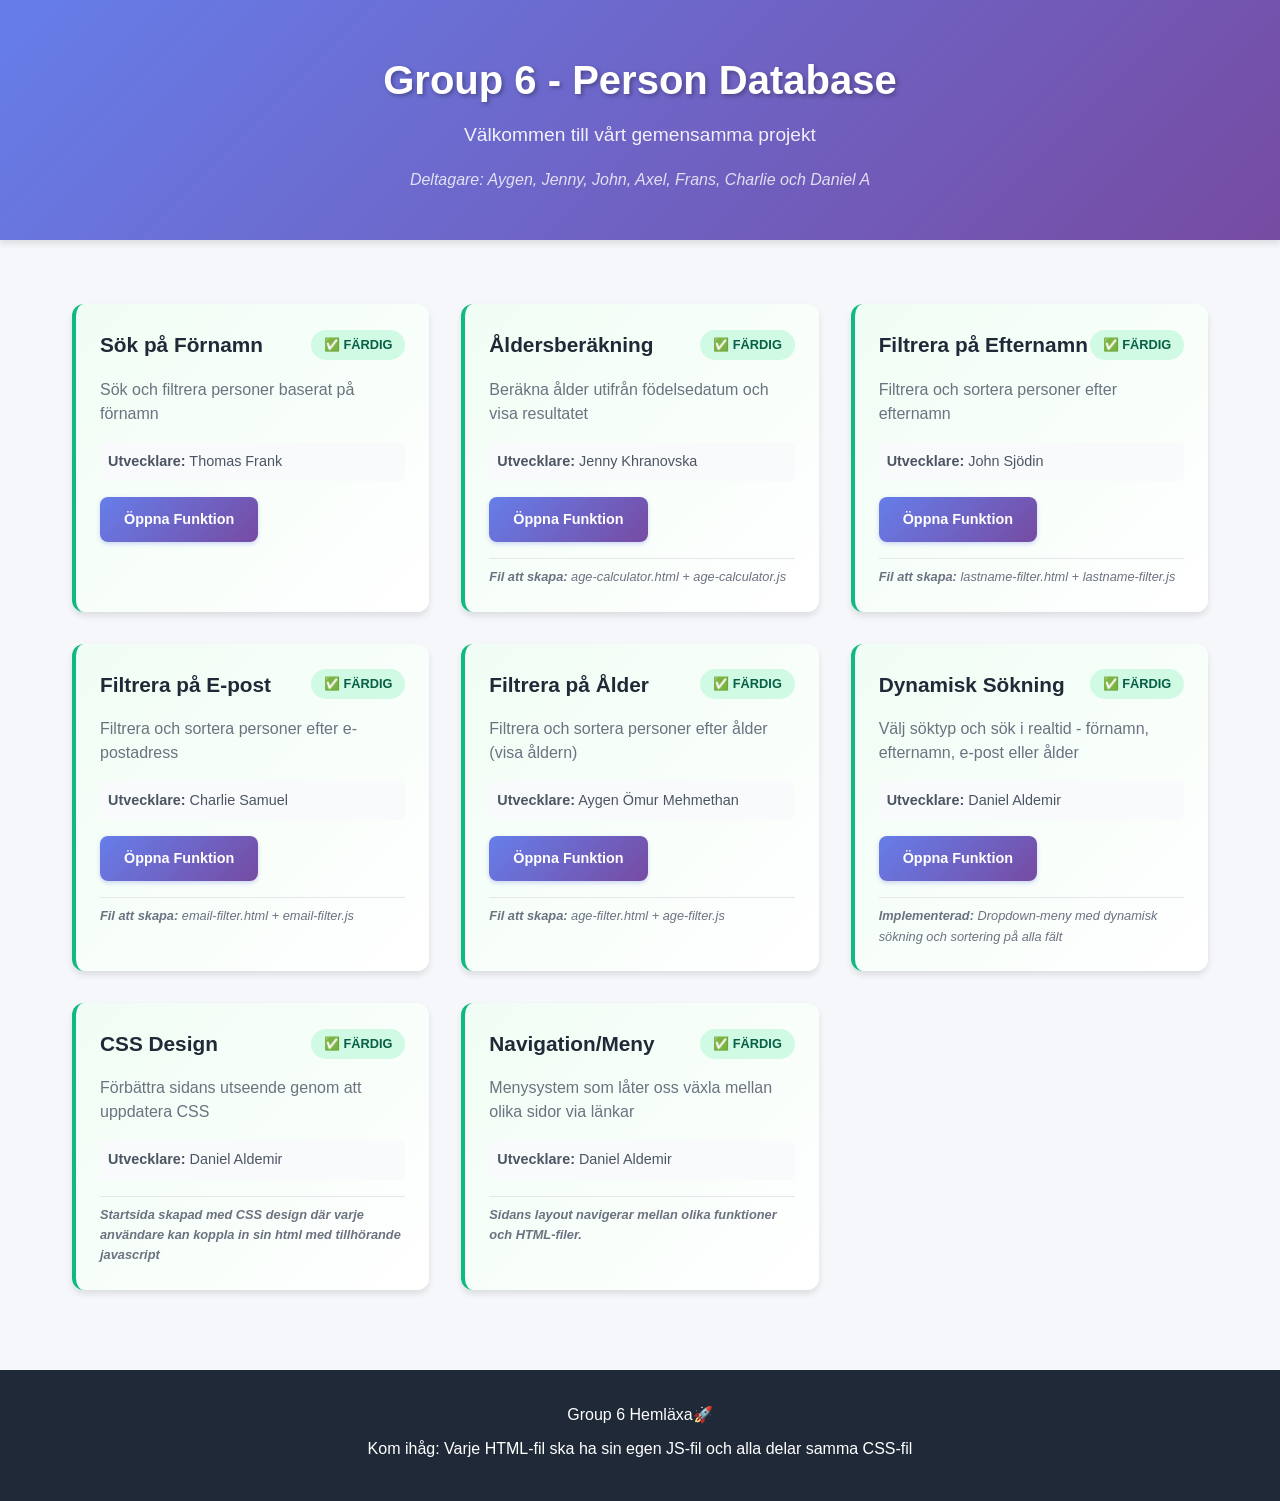
<file: index.html>
<!DOCTYPE html>
<html lang="en">

<head>
  <meta charset="UTF-8">
  <meta name="viewport" content="width=device-width, initial-scale=1.0">
  <title>Group 6 - Person Database Hub</title>
  <link rel="stylesheet" href="style.css">
</head>

<body>
  <header class="main-header">
    <h1>Group 6 - Person Database</h1>
    <p class="subtitle">Välkommen till vårt gemensamma projekt</p>
    <p class="team-info">Deltagare: Aygen, Jenny, John, Axel, Frans, Charlie och Daniel A</p>
  </header>

  <main class="hub-container">
    <div class="functions-grid">

      <!-- Funktion 1: Sök på förnamn (FÄRDIG) -->
      <div class="function-card completed">
        <div class="function-header">
          <h3>Sök på Förnamn</h3>
          <span class="status-badge completed">✅ FÄRDIG</span>
        </div>
        <p class="function-description">Sök och filtrera personer baserat på förnamn</p>
        <div class="developer-info">
          <strong>Utvecklare:</strong> Thomas Frank
        </div>
        <div class="function-actions">
          <a href="firstname-filter.html" class="btn primary">Öppna Funktion</a>
        </div>
      </div>

      <!-- Funktion 2: Åldersberäkning -->
      <div class="function-card completed">
        <div class="function-header">
          <h3>Åldersberäkning</h3>
          <span class="status-badge completed">✅ FÄRDIG</span>
        </div>
        <p class="function-description">Beräkna ålder utifrån födelsedatum och visa resultatet</p>
        <div class="developer-info">
          <strong>Utvecklare:</strong> Jenny Khranovska
        </div>
        <div class="function-actions">
          <a href="age-calculator.html" class="btn primary">Öppna Funktion</a>
        </div>
        <div class="tech-notes">
          <strong>Fil att skapa:</strong> age-calculator.html + age-calculator.js
        </div>
      </div>

      <!-- Funktion 3: Filtrera på efternamn -->
      <div class="function-card completed">
        <div class="function-header">
          <h3>Filtrera på Efternamn</h3>
          <span class="status-badge completed">✅ FÄRDIG</span>
        </div>
        <p class="function-description">Filtrera och sortera personer efter efternamn</p>
        <div class="developer-info">
          <strong>Utvecklare:</strong> John Sjödin
        </div>
        <div class="function-actions">
          <a href="lastname-filter.html" class="btn primary">Öppna Funktion</a>
        </div>
        <div class="tech-notes">
          <strong>Fil att skapa:</strong> lastname-filter.html + lastname-filter.js
        </div>
      </div>

      <!-- Funktion 4: Filtrera på e-post -->
      <div class="function-card completed">
        <div class="function-header">
          <h3>Filtrera på E-post</h3>
          <span class="status-badge completed">✅ FÄRDIG</span>
        </div>
        <p class="function-description">Filtrera och sortera personer efter e-postadress</p>
        <div class="developer-info">
          <strong>Utvecklare:</strong> Charlie Samuel
        </div>
        <div class="function-actions">
          <a href="email-filter.html" class="btn primary">Öppna Funktion</a>
        </div>
        <div class="tech-notes">
          <strong>Fil att skapa:</strong> email-filter.html + email-filter.js
        </div>
      </div>

      <!-- Funktion 5: Filtrera på ålder -->
      <div class="function-card completed">
        <div class="function-header">
          <h3>Filtrera på Ålder</h3>
          <span class="status-badge completed">✅ FÄRDIG</span>
        </div>
        <p class="function-description">Filtrera och sortera personer efter ålder (visa åldern)</p>
        <div class="developer-info">
          <strong>Utvecklare:</strong> Aygen Ömur Mehmethan
        </div>
        <div class="function-actions">
         <a href="age-filter.html" class="btn primary">Öppna Funktion</a>
        </div>
        <div class="tech-notes">
          <strong>Fil att skapa:</strong> age-filter.html + age-filter.js
        </div>
      </div>

      <!-- Funktion 6: Dynamisk sökning -->
      <div class="function-card completed">
        <div class="function-header">
          <h3>Dynamisk Sökning</h3>
          <span class="status-badge completed">✅ FÄRDIG</span>
        </div>
        <p class="function-description">Välj söktyp och sök i realtid - förnamn, efternamn, e-post eller ålder</p>
        <div class="developer-info">
          <strong>Utvecklare:</strong> Daniel Aldemir
        </div>
        <div class="function-actions">
          <a href="dynamic-sort.html" class="btn primary">Öppna Funktion</a>
        </div>
        <div class="tech-notes">
          <strong>Implementerad:</strong> Dropdown-meny med dynamisk sökning och sortering på alla fält
        </div>
      </div>

      <!-- Funktion 7: CSS-förbättringar -->
      <div class="function-card completed">
        <div class="function-header">
          <h3>CSS Design</h3>
          <span class="status-badge completed">✅ FÄRDIG</span>
        </div>

        <p class="function-description">Förbättra sidans utseende genom att uppdatera CSS</p>
        <div class="developer-info">
          <strong>Utvecklare:</strong> Daniel Aldemir
        </div>
        <div class="tech-notes">
          <strong>Startsida skapad med CSS design där varje användare kan koppla in sin html med tillhörande
            javascript</strong>
        </div>
      </div>

      <!-- Funktion 8: Menysystem -->
      <div class="function-card completed">
        <div class="function-header">
          <h3>Navigation/Meny</h3>
          <span class="status-badge completed">✅ FÄRDIG</span>
        </div>
        <p class="function-description">Menysystem som låter oss växla mellan olika sidor via länkar</p>
        <div class="developer-info">
          <strong>Utvecklare:</strong> Daniel Aldemir
        </div>
        <div class="tech-notes">
          <strong>Sidans layout navigerar mellan olika funktioner och HTML-filer.</strong>
        </div>
      </div>

    </div>
  </main>

  <footer class="main-footer">
    <p>Group 6 Hemläxa🚀</p>
    <p>Kom ihåg: Varje HTML-fil ska ha sin egen JS-fil och alla delar samma CSS-fil</p>
  </footer>

</body>

</html>
</file>
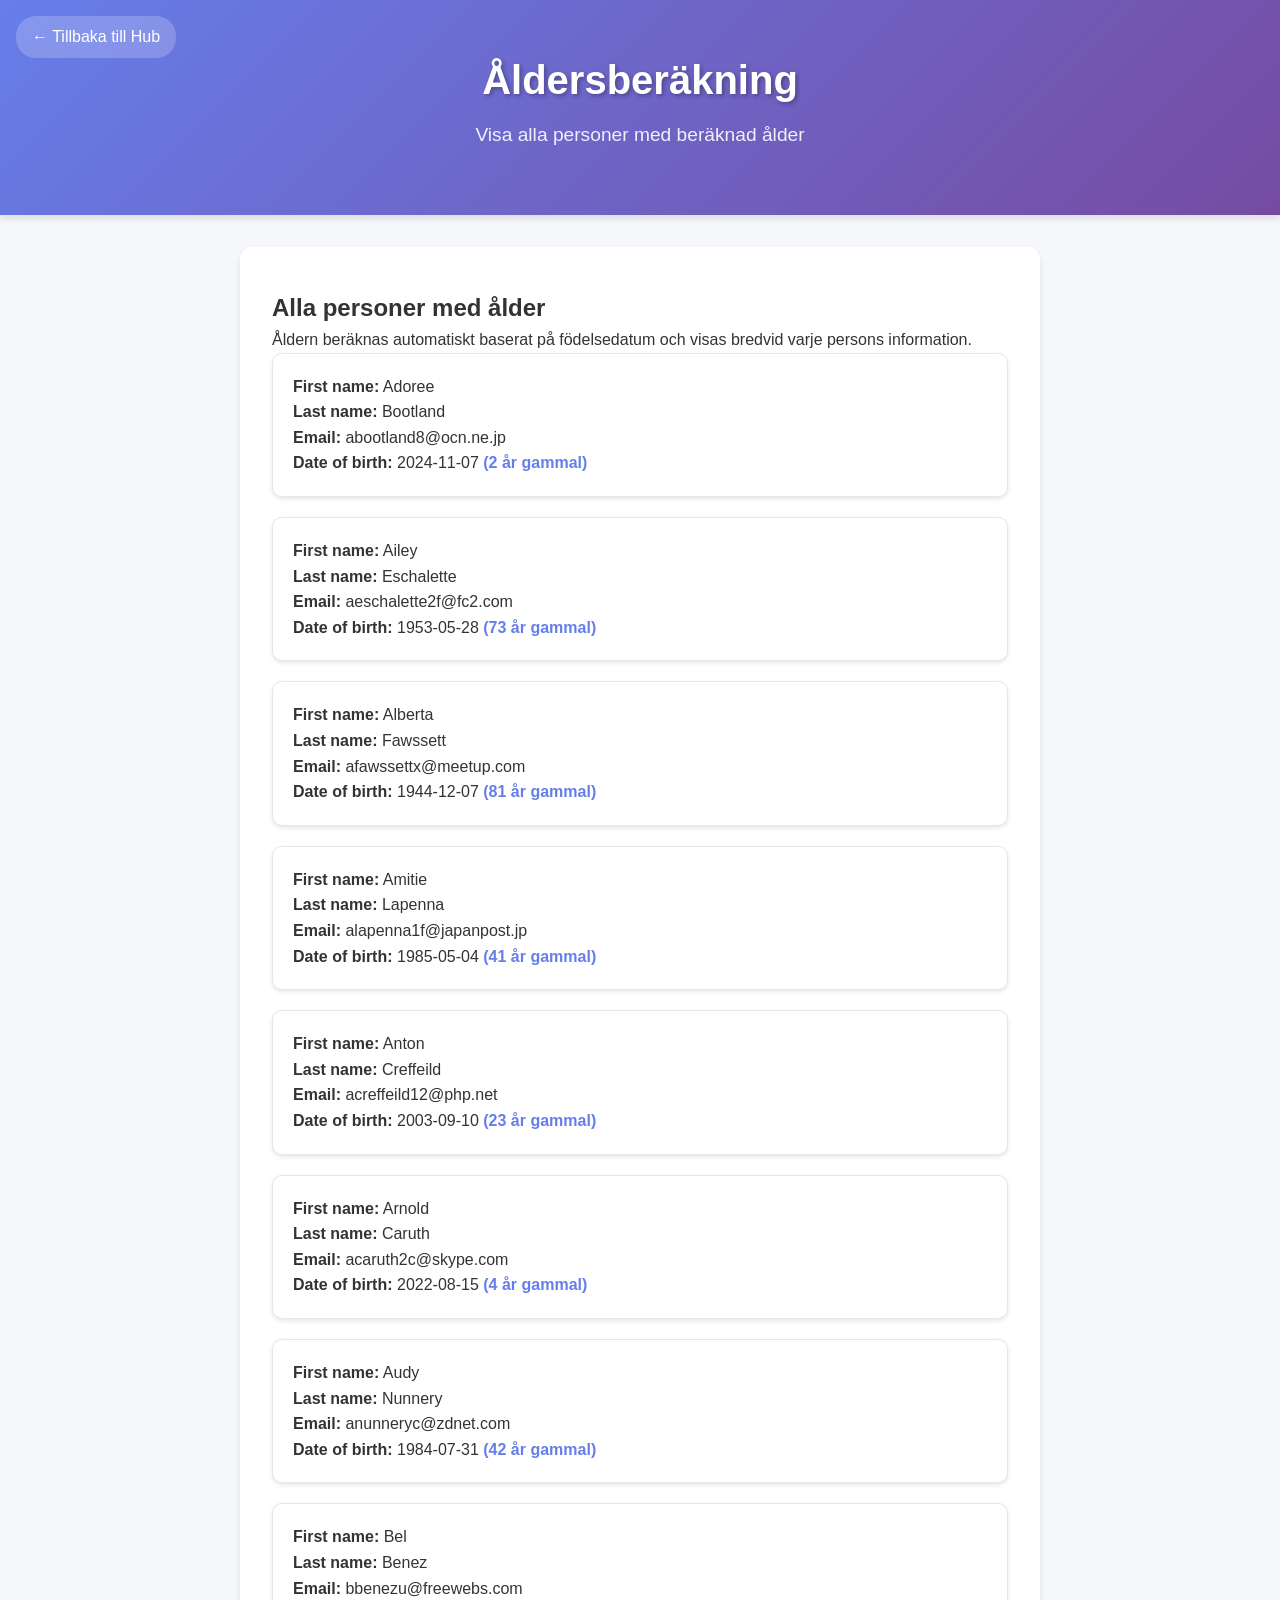
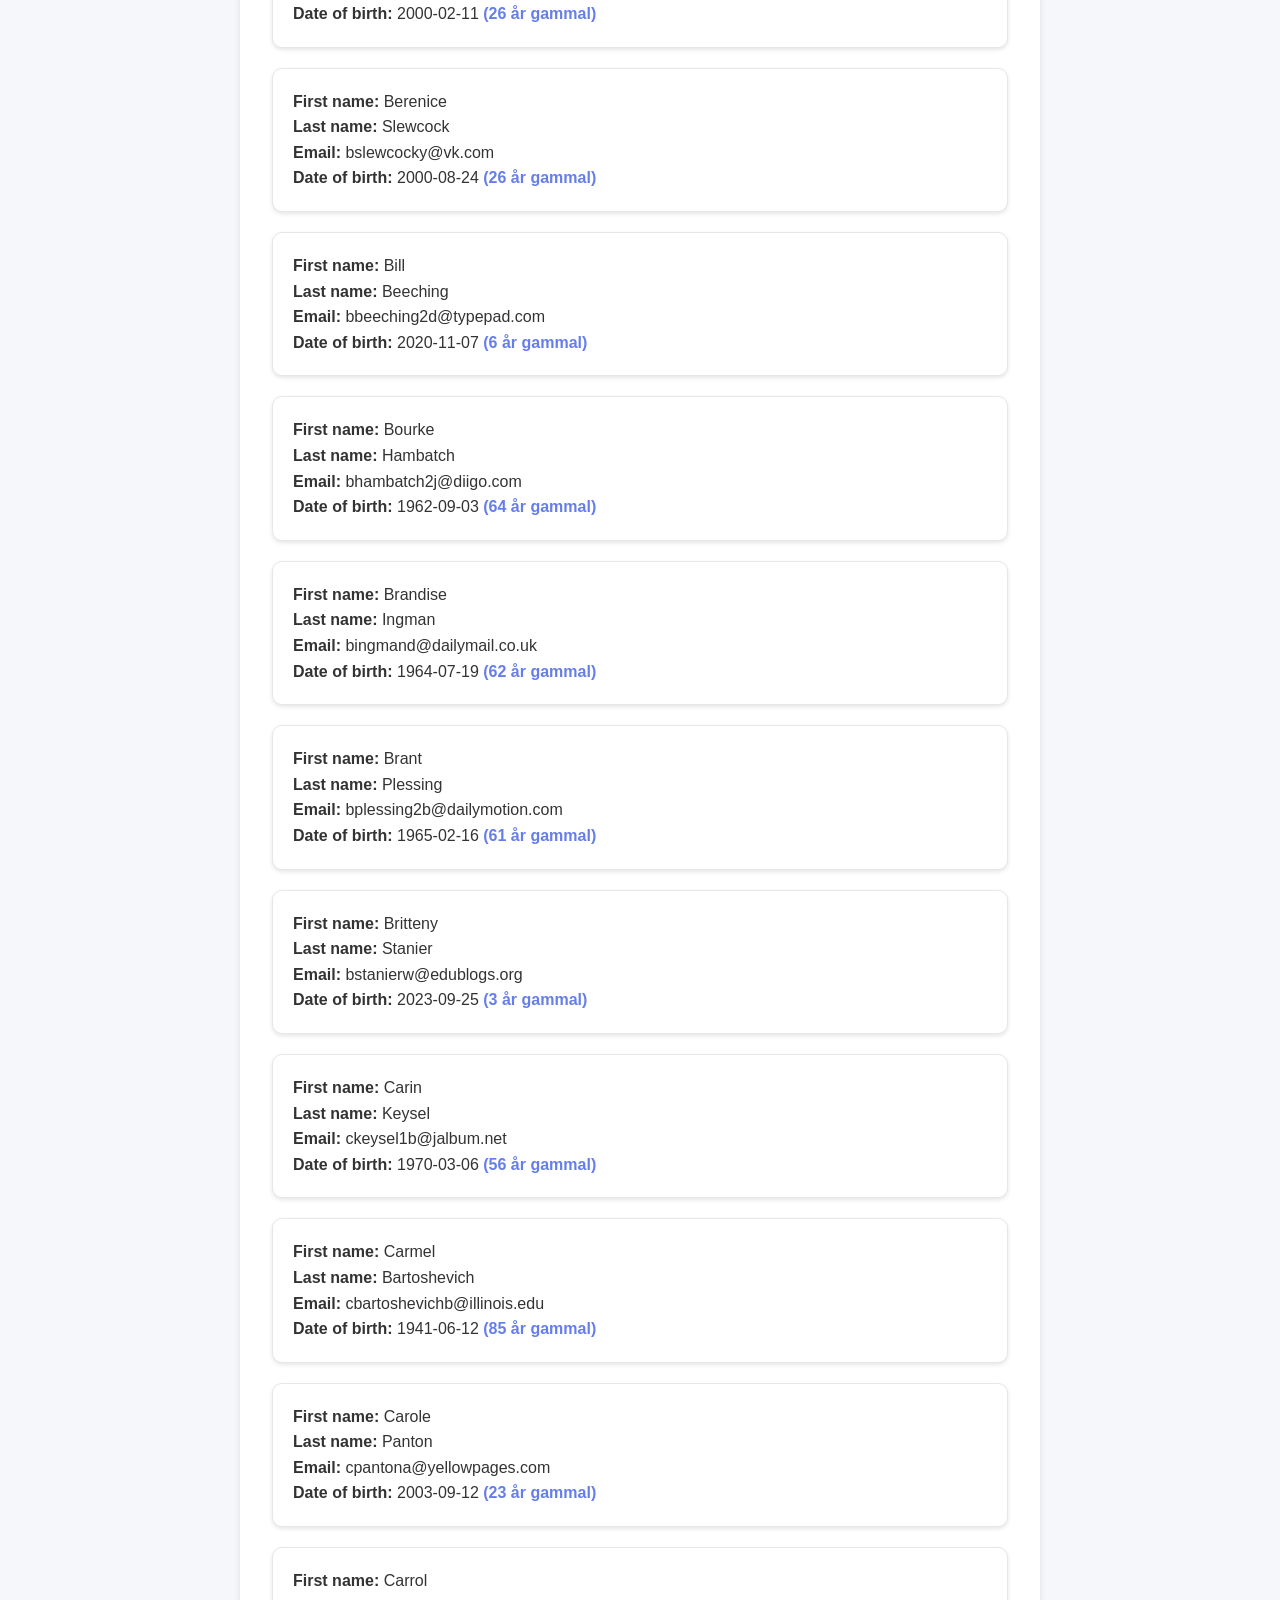
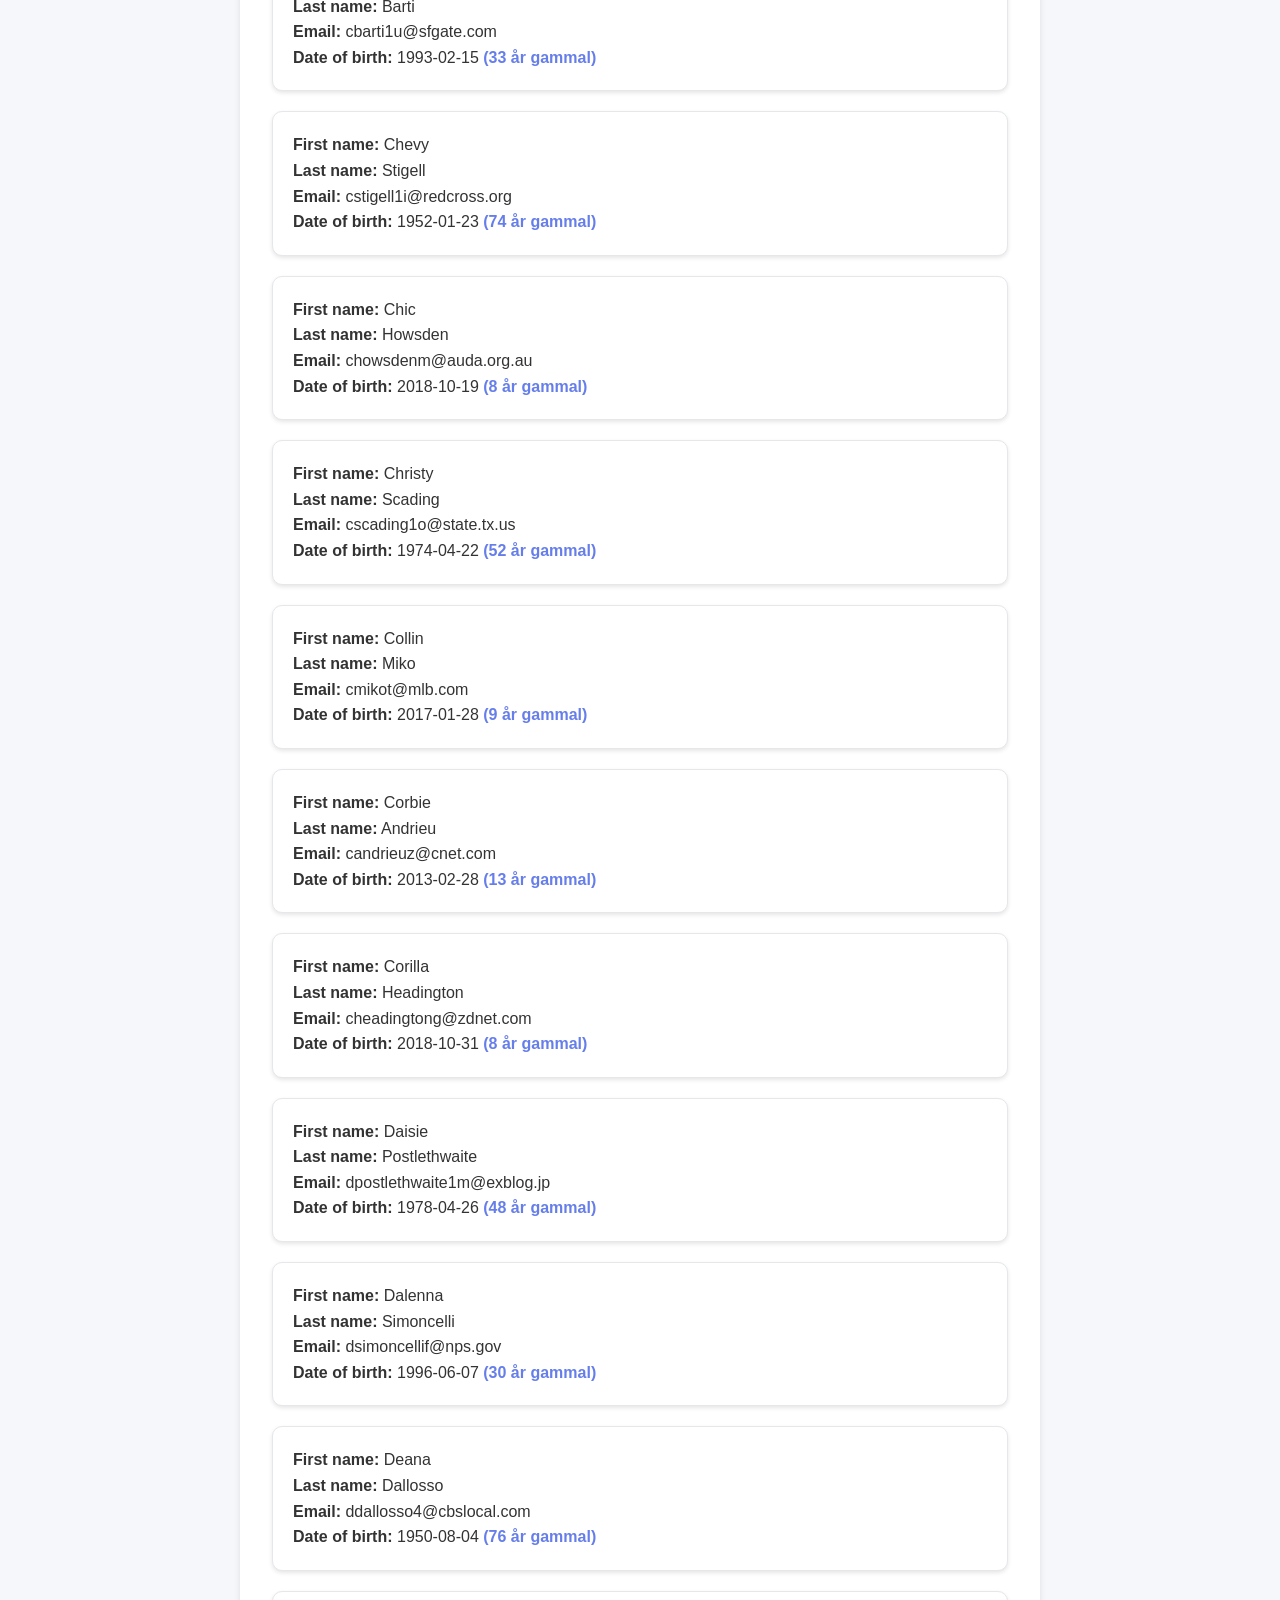
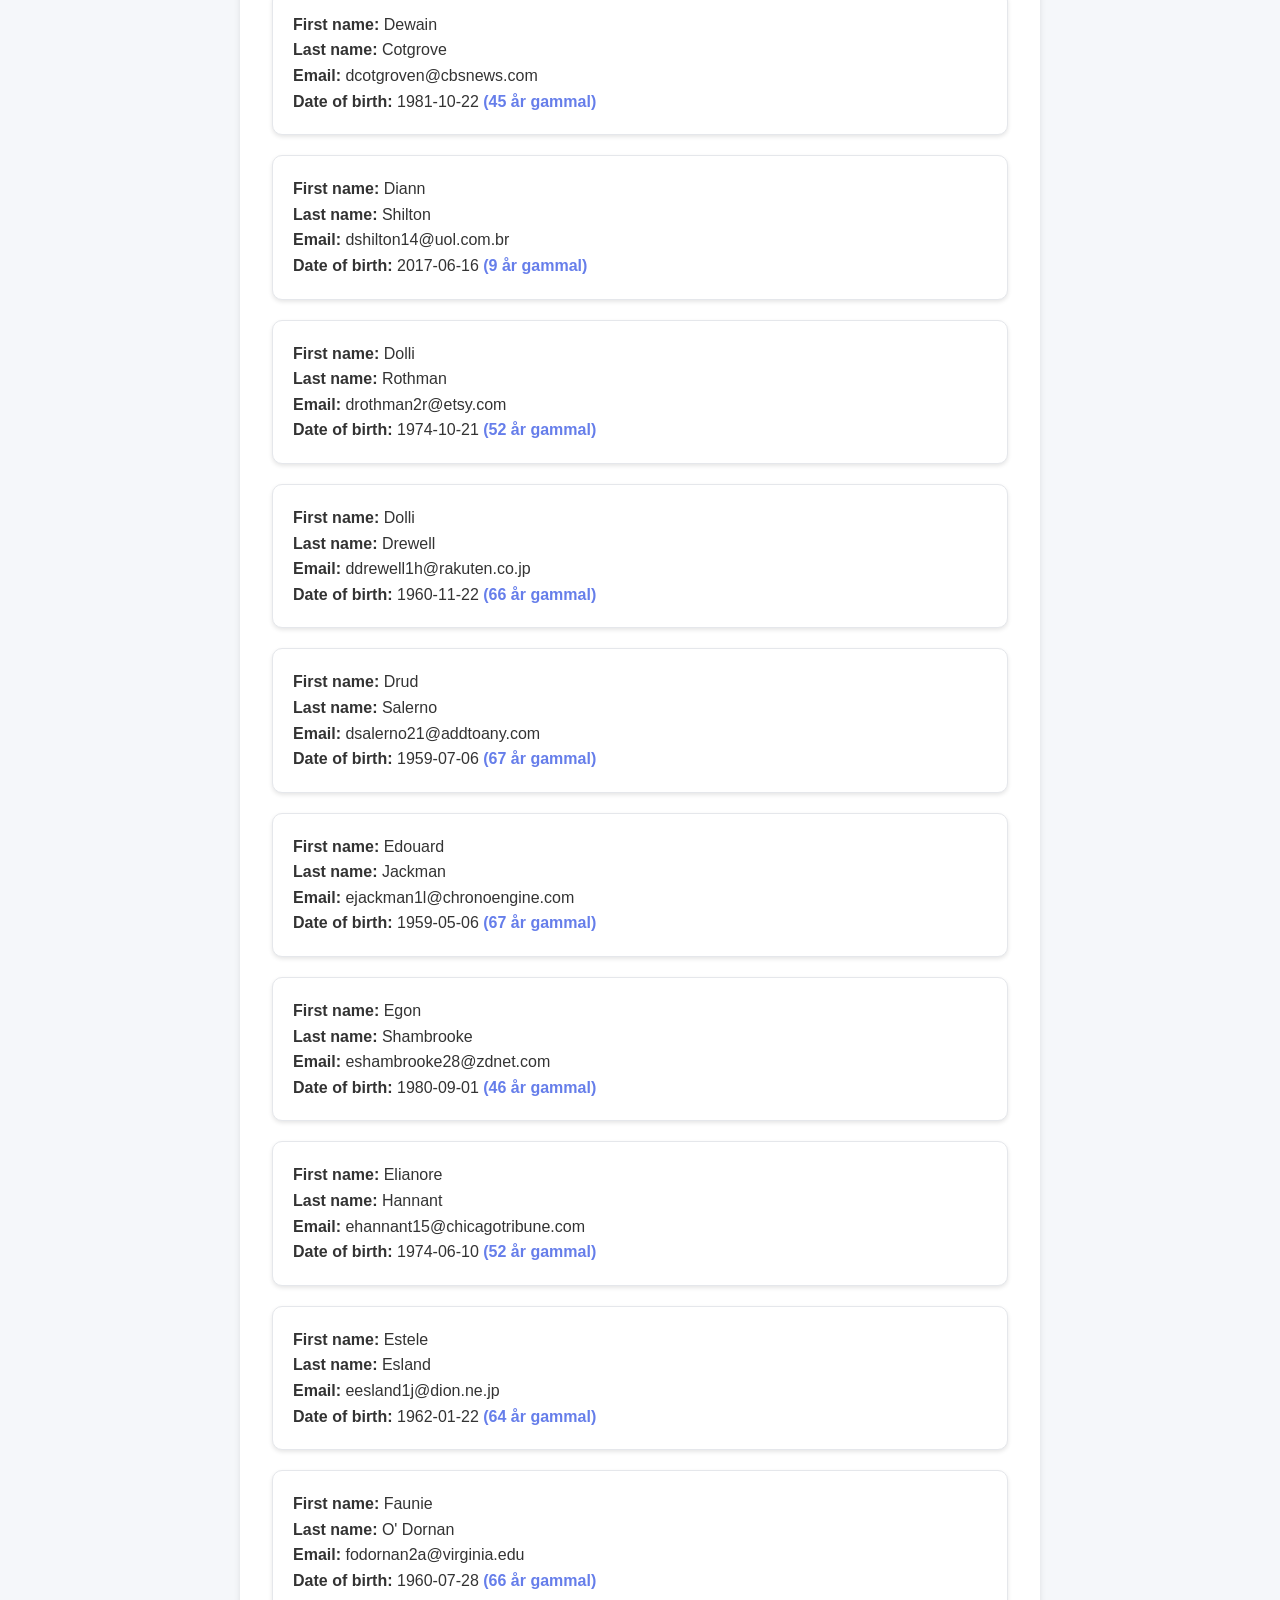
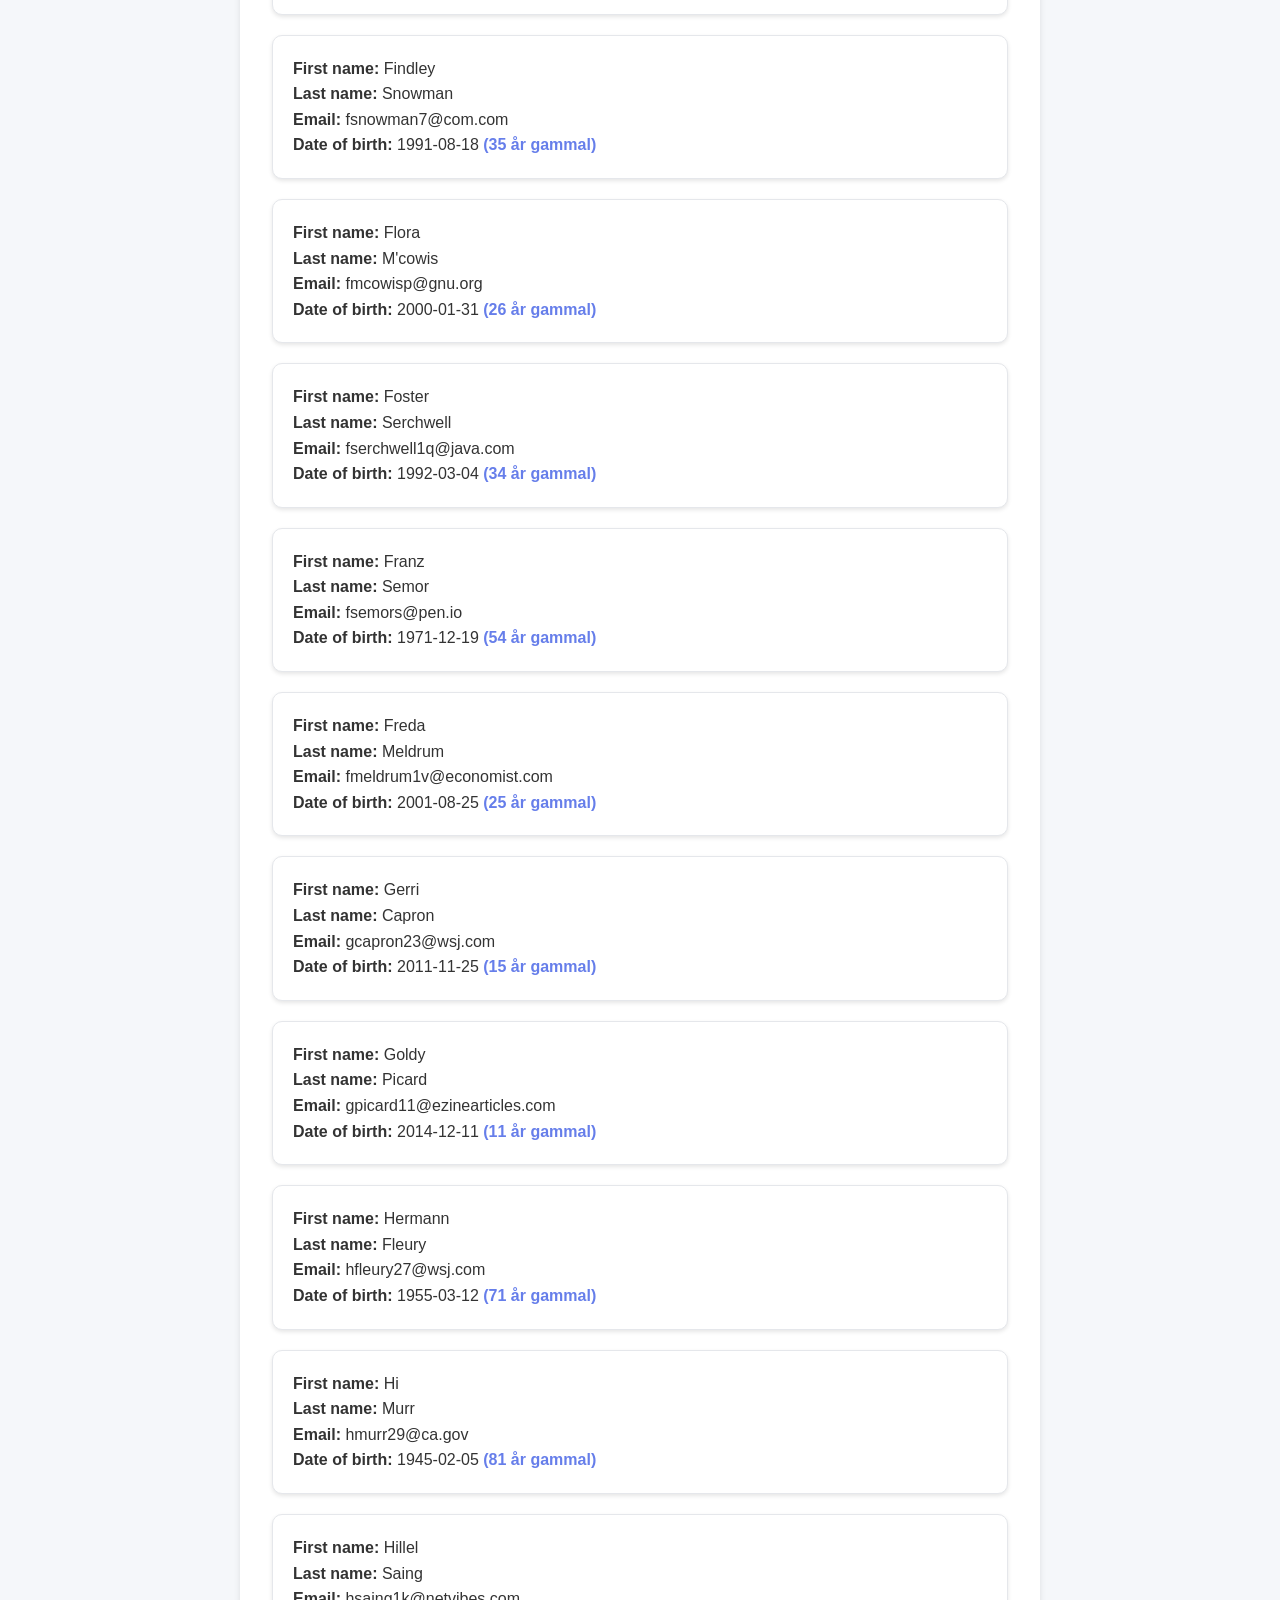
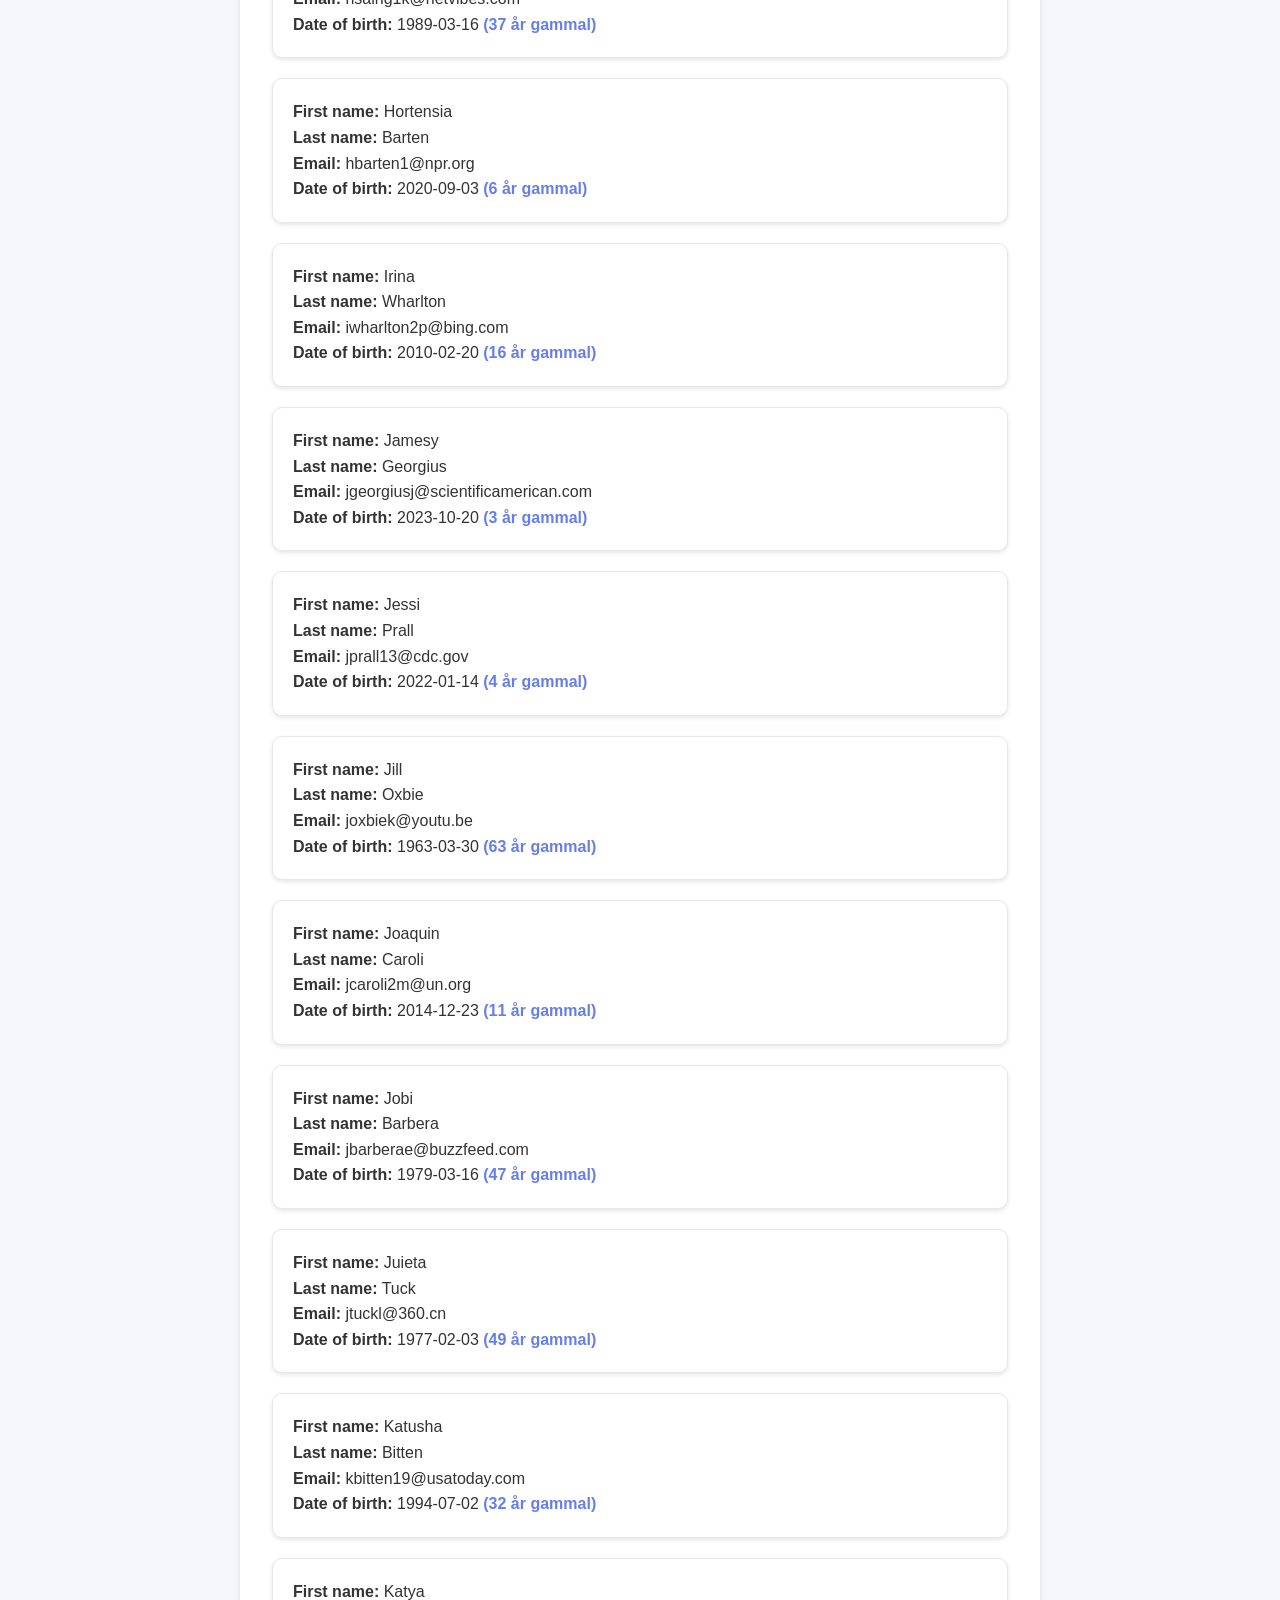
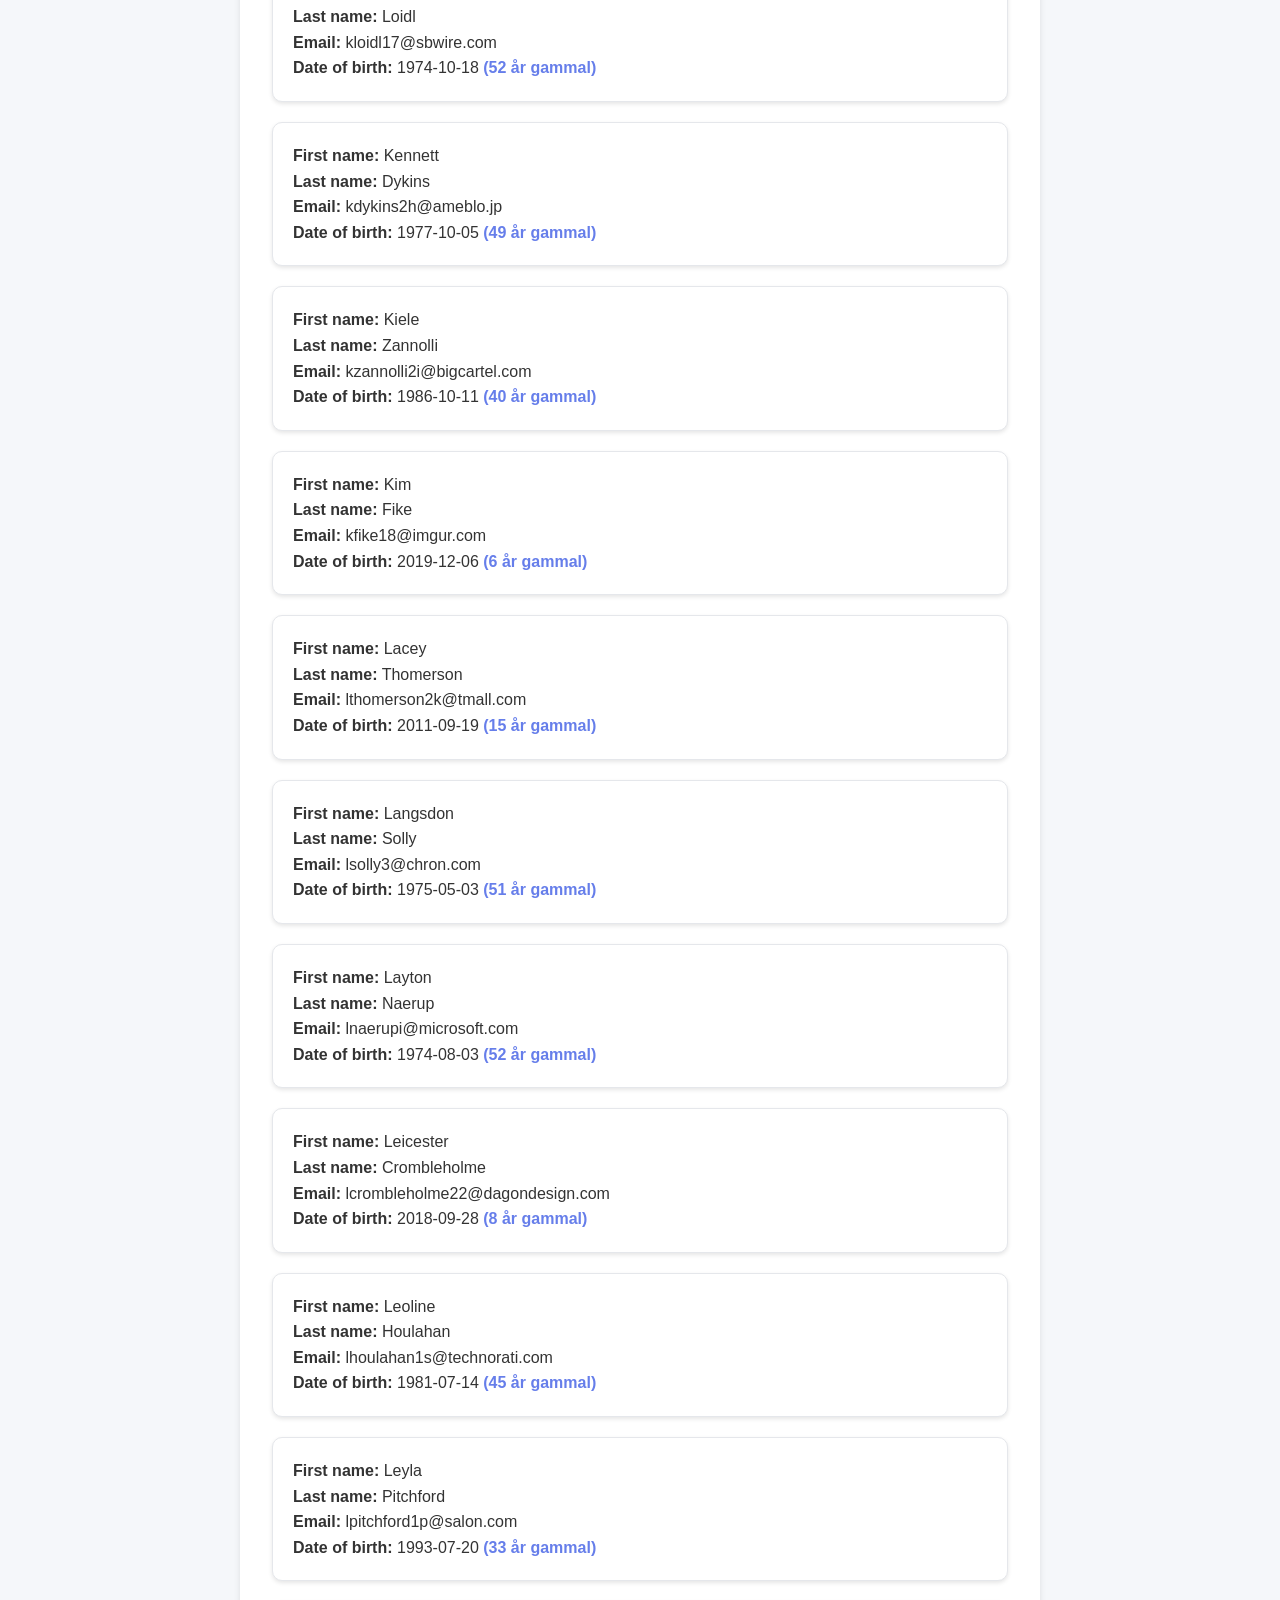
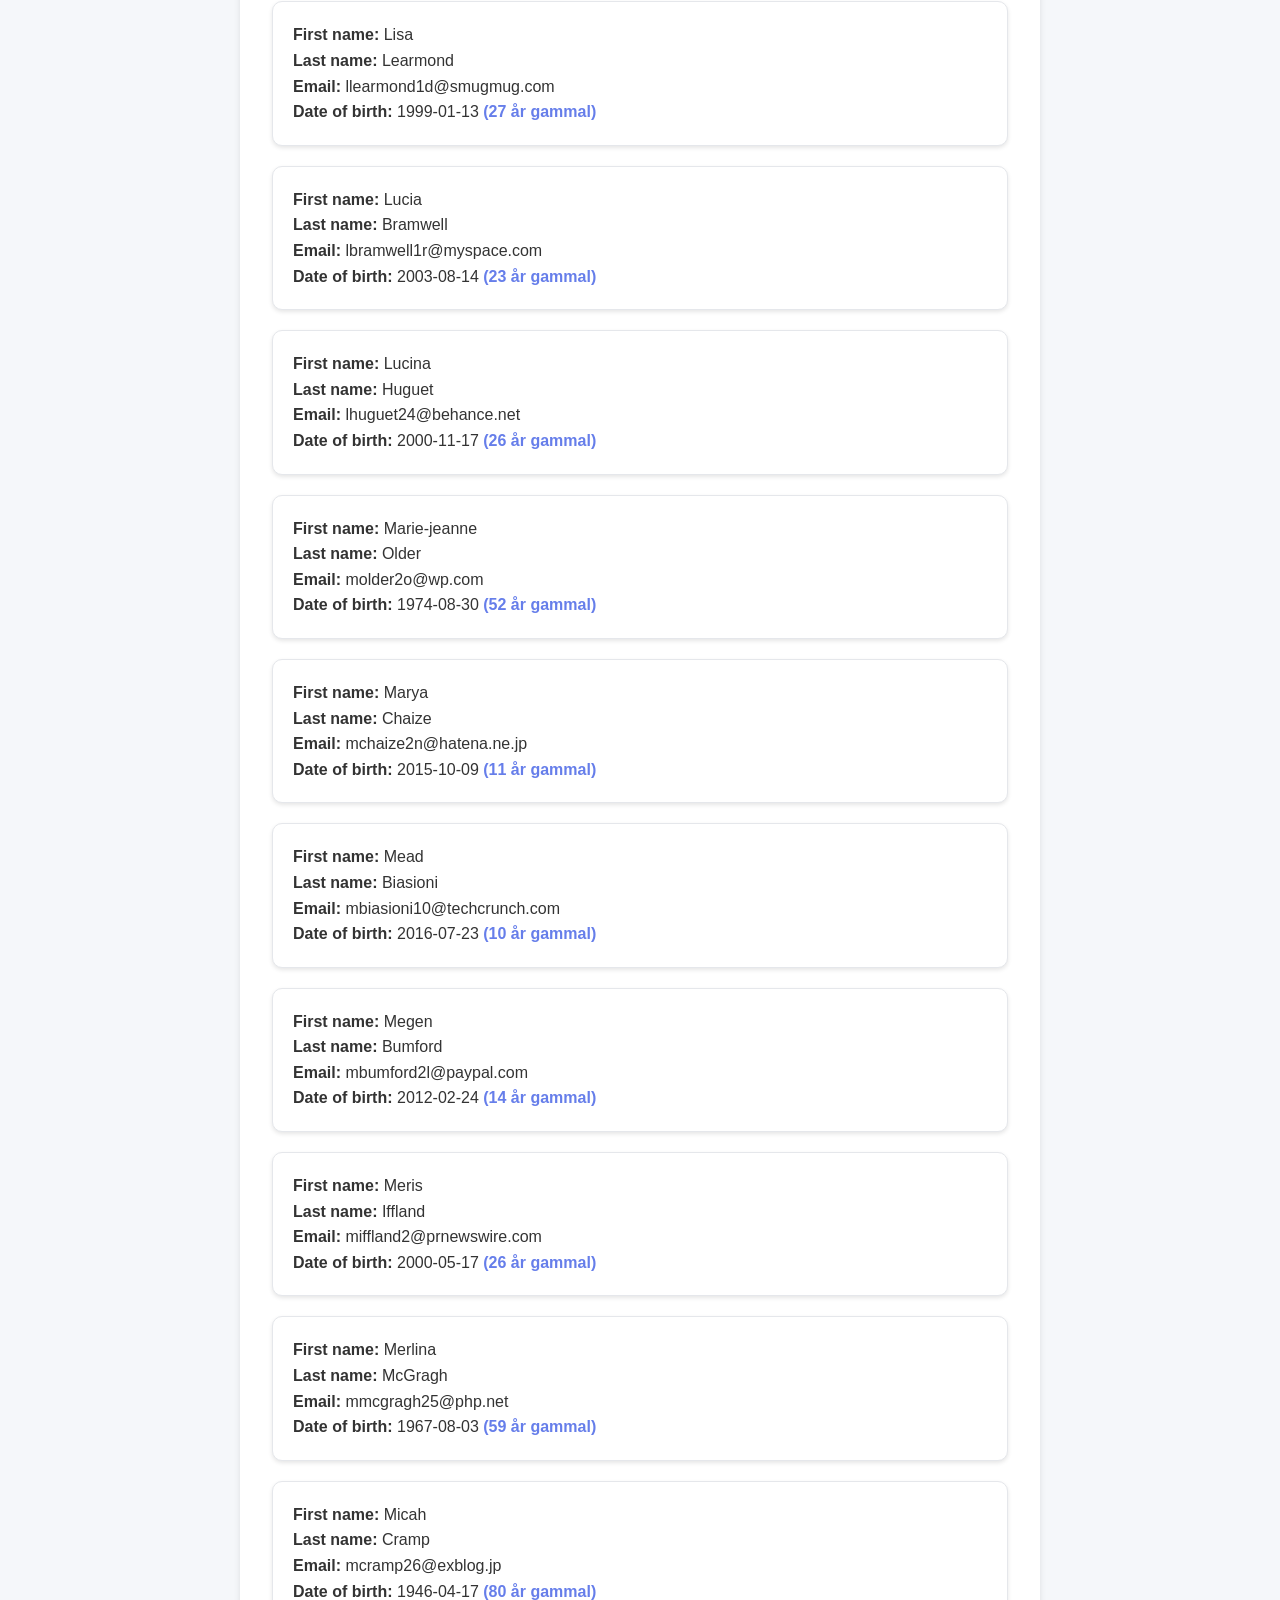
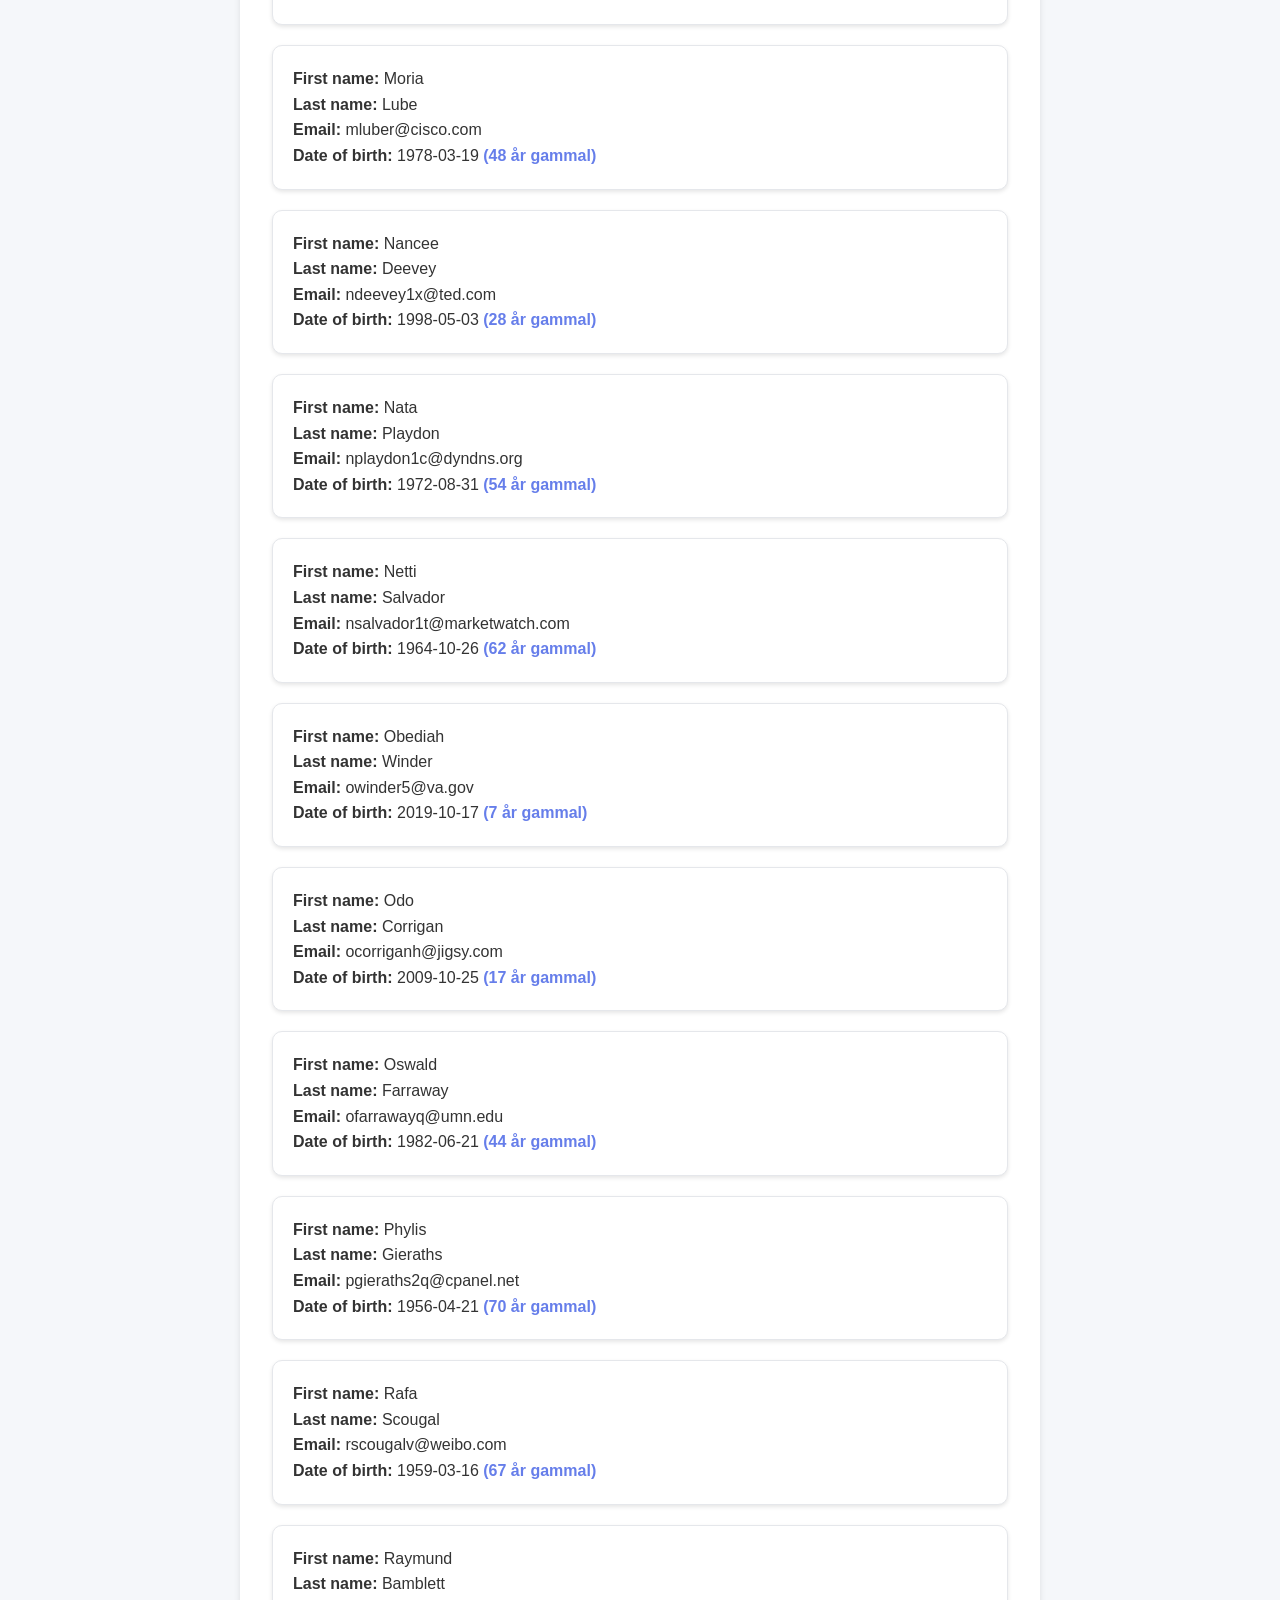
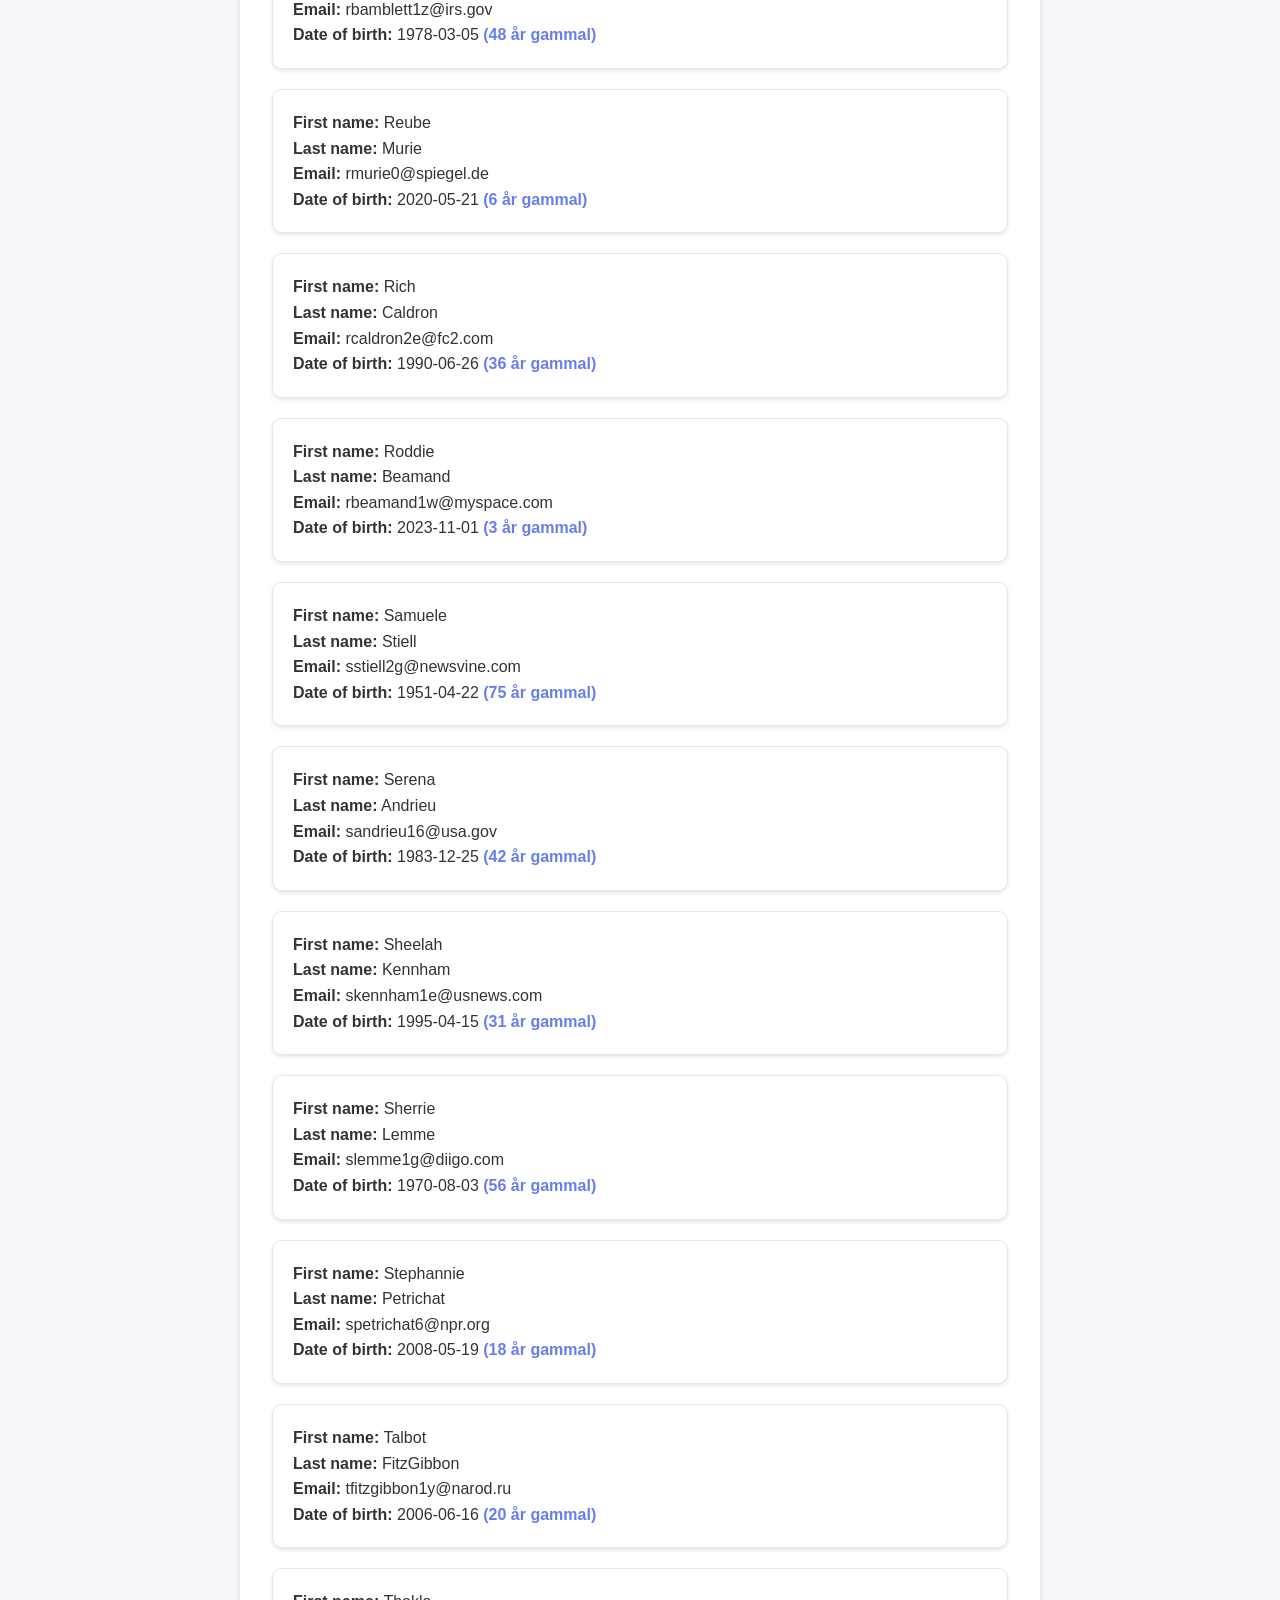
<file: age-calculator.html>
<!DOCTYPE html>
<html lang="en">

<head>
  <meta charset="UTF-8">
  <meta name="viewport" content="width=device-width, initial-scale=1.0">
  <title>Åldersberäkning - Group 6</title>
  <link rel="stylesheet" href="style.css">
</head>

<body>

  <header class="main-header">
    <a href="index.html" class="back-link">← Tillbaka till Hub</a>
    <h1>Åldersberäkning</h1>
    <p class="subtitle">Visa alla personer med beräknad ålder</p>
  </header>

  <div class="content-container">
    <h2 class="input-header">Alla personer med ålder</h2>
    <p class="info-text">Åldern beräknas automatiskt baserat på födelsedatum och visas bredvid varje persons
      information.</p>

    <article class="people"></article>
  </div>

  <!-- Add your script last in body -->
  <script type="module" src="age-calculator.js"></script>

</html>
</file>
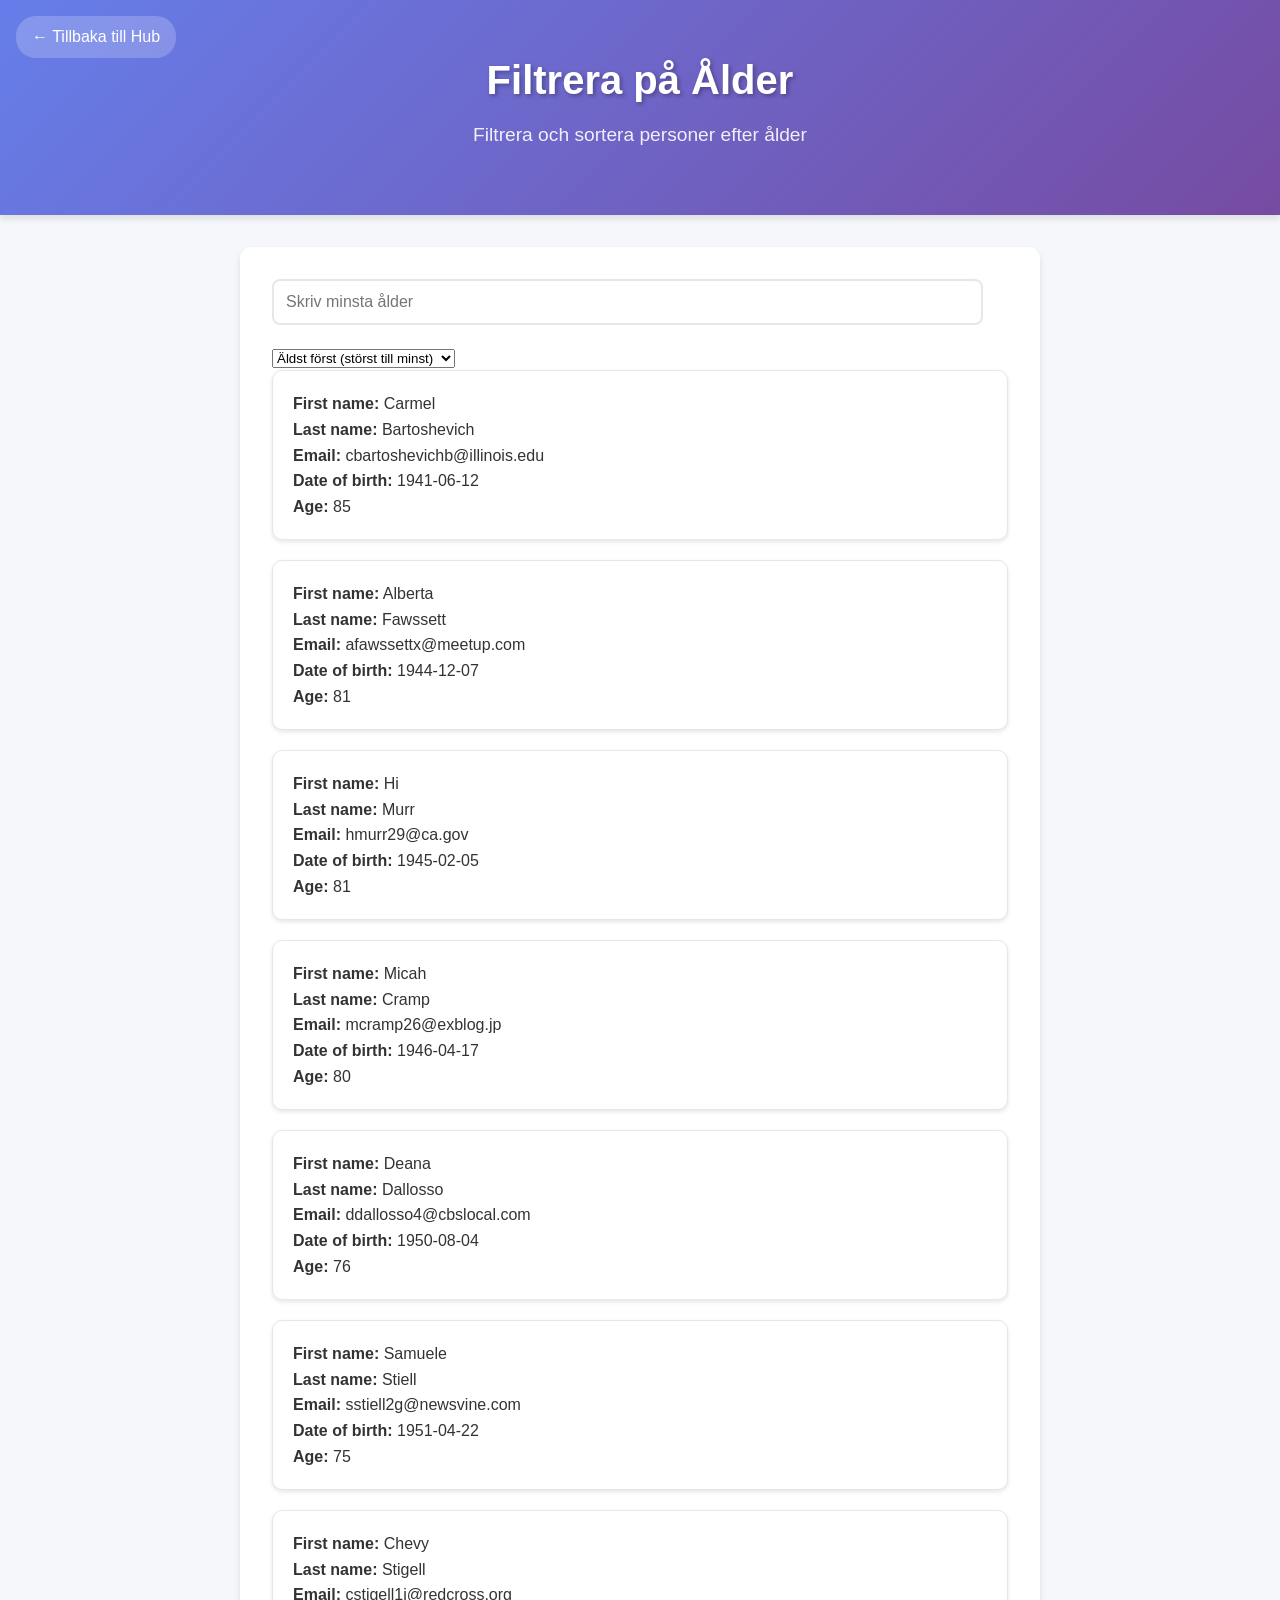
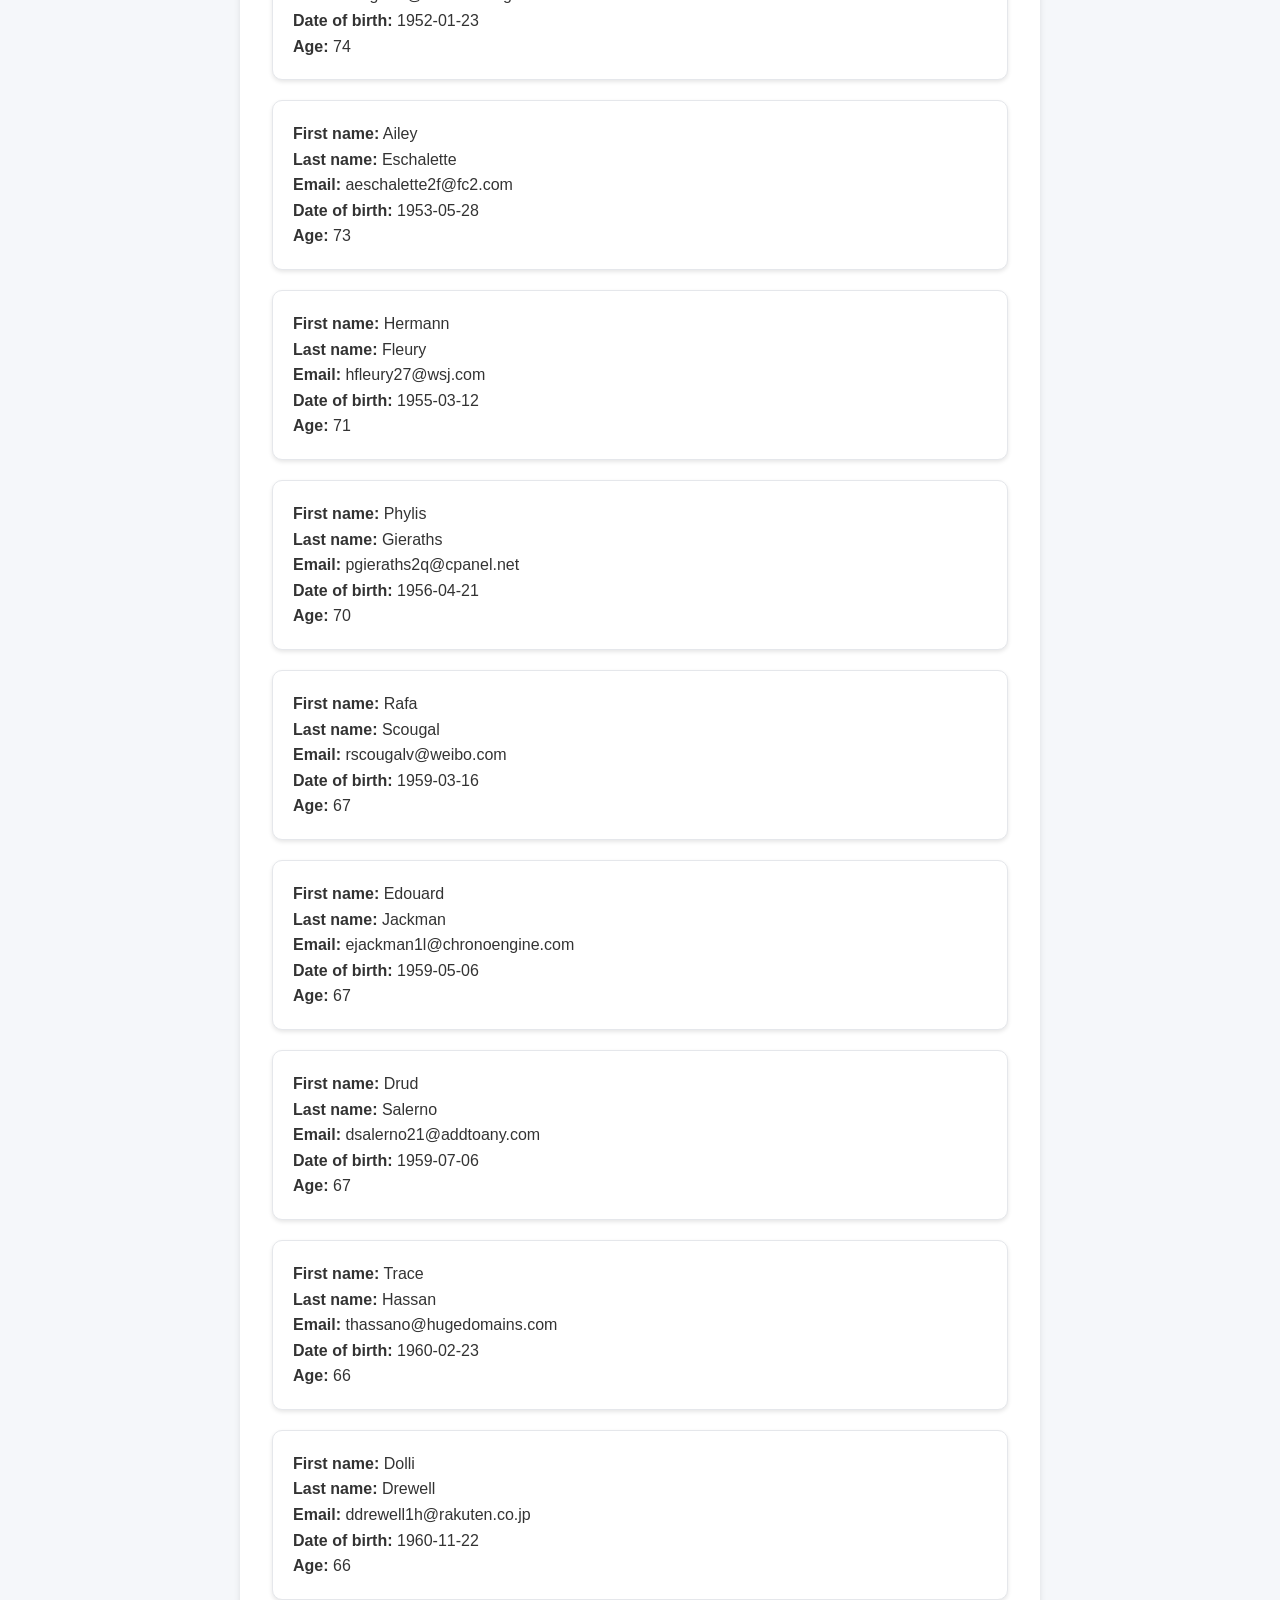
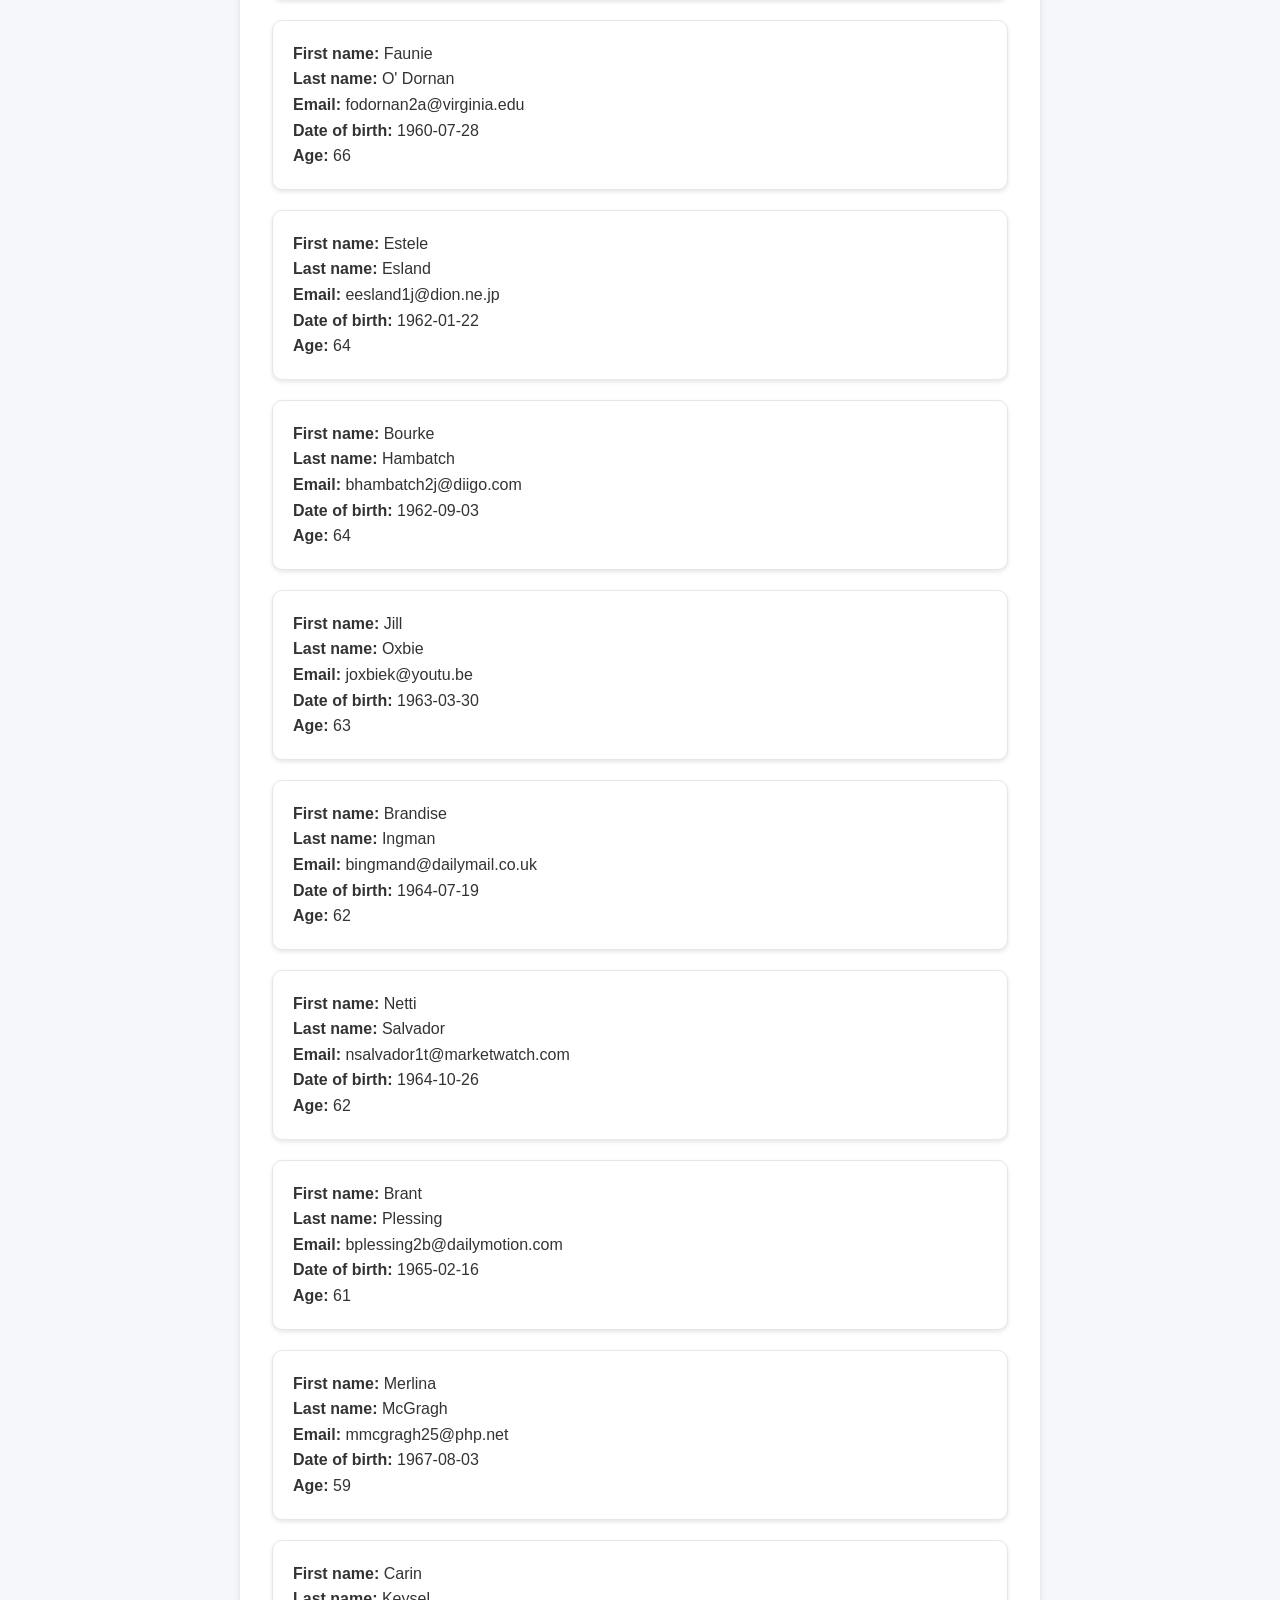
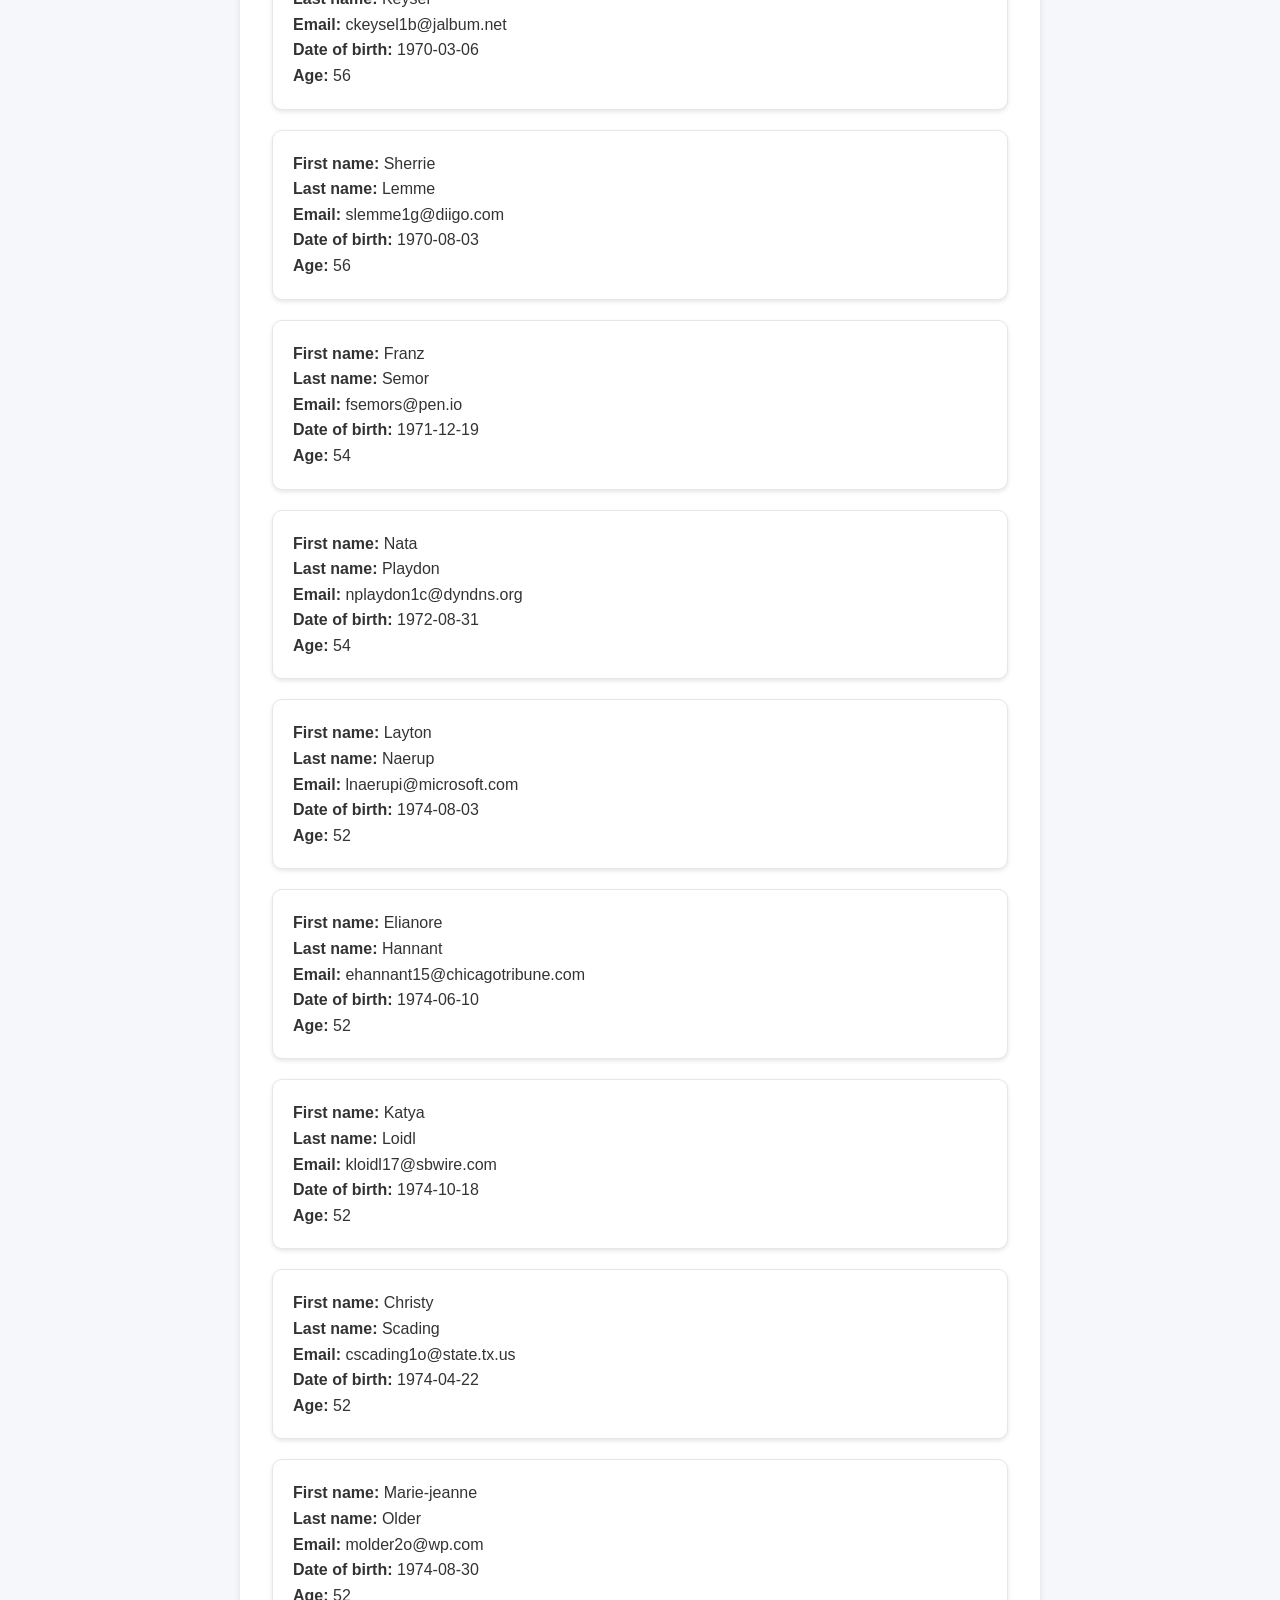
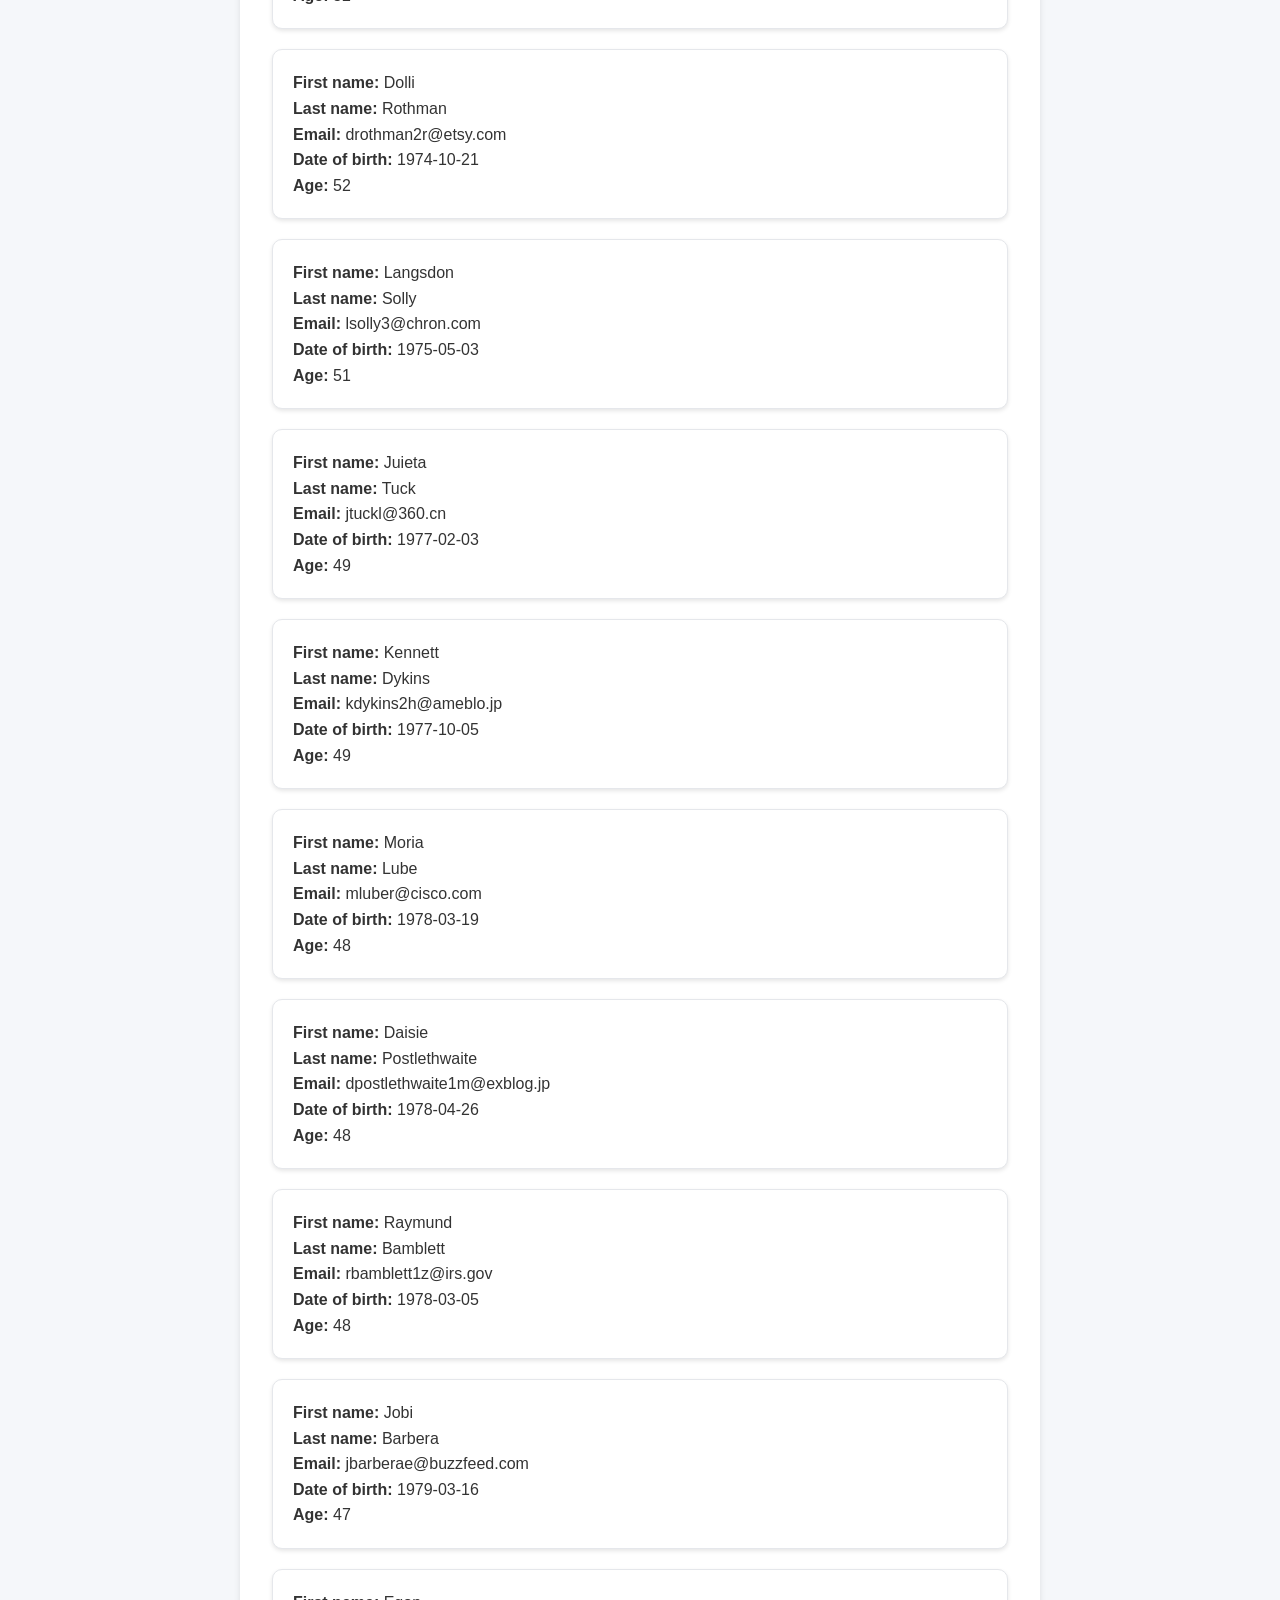
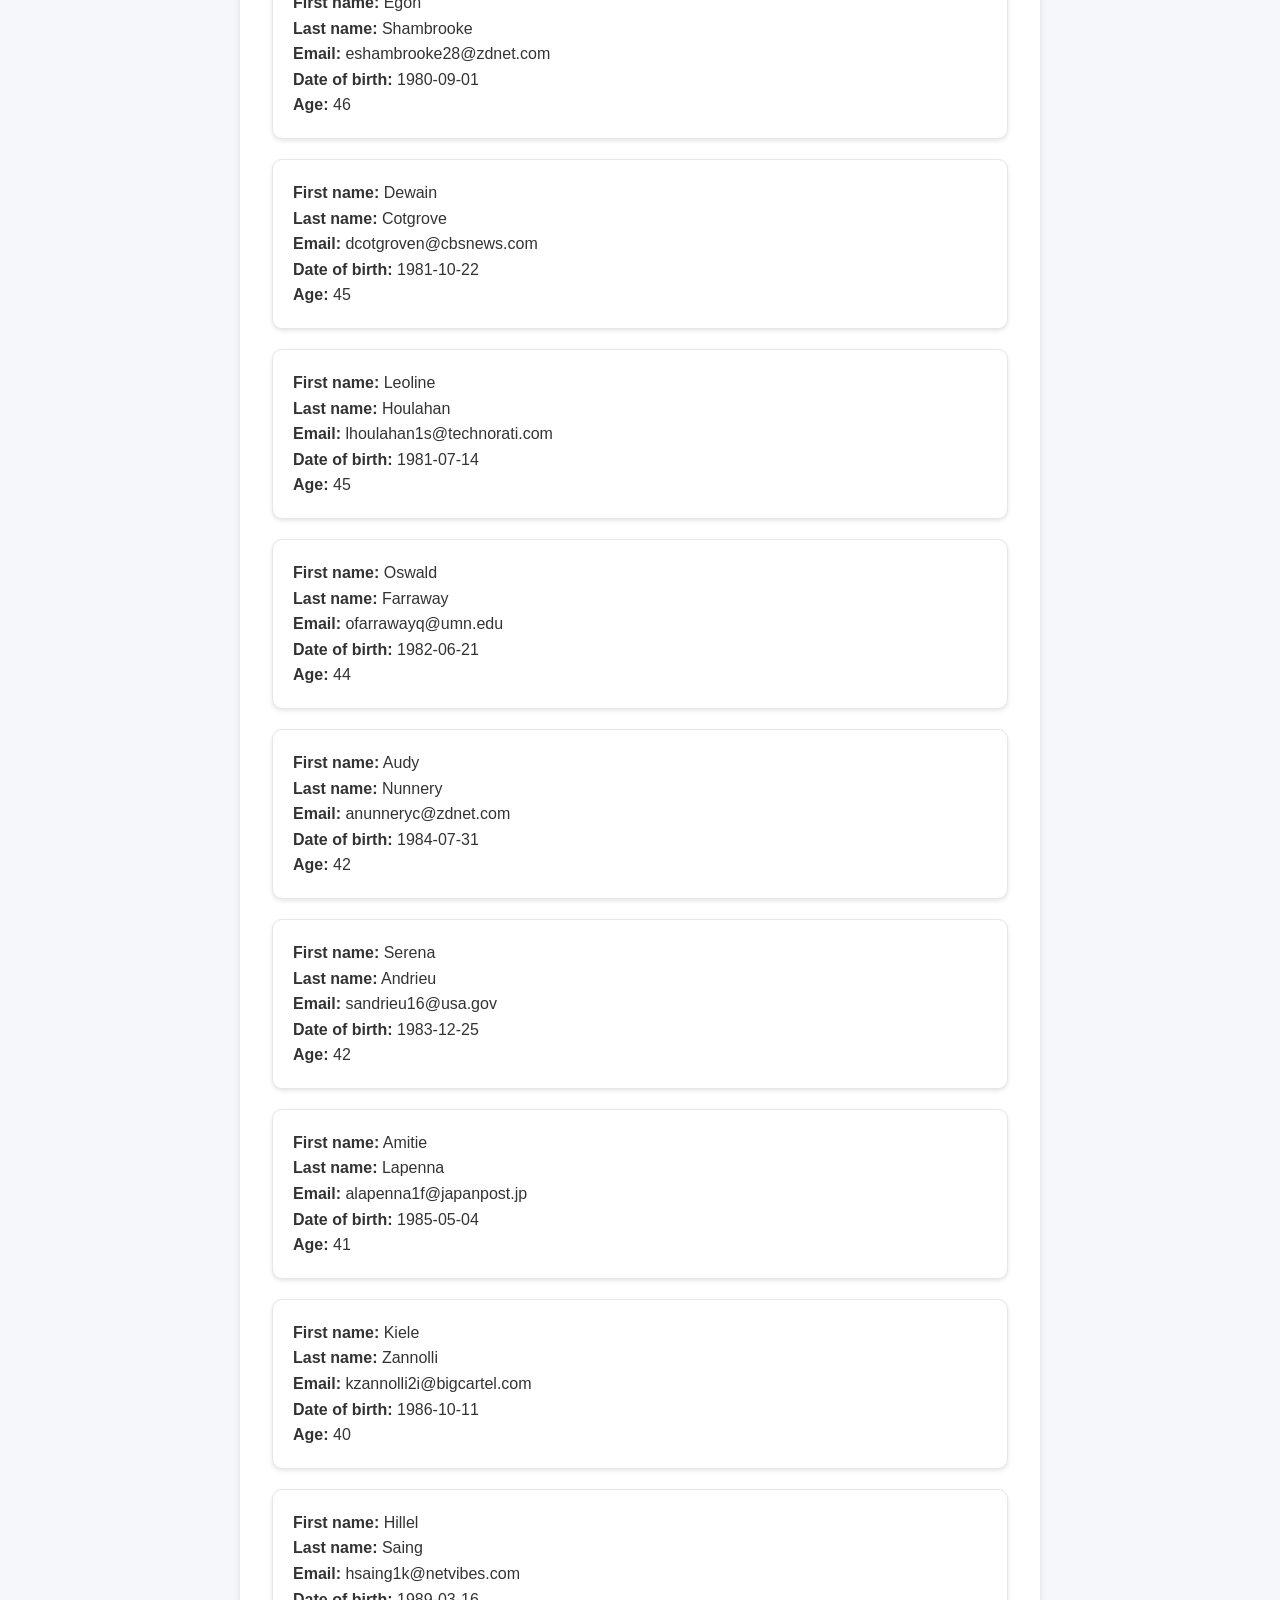
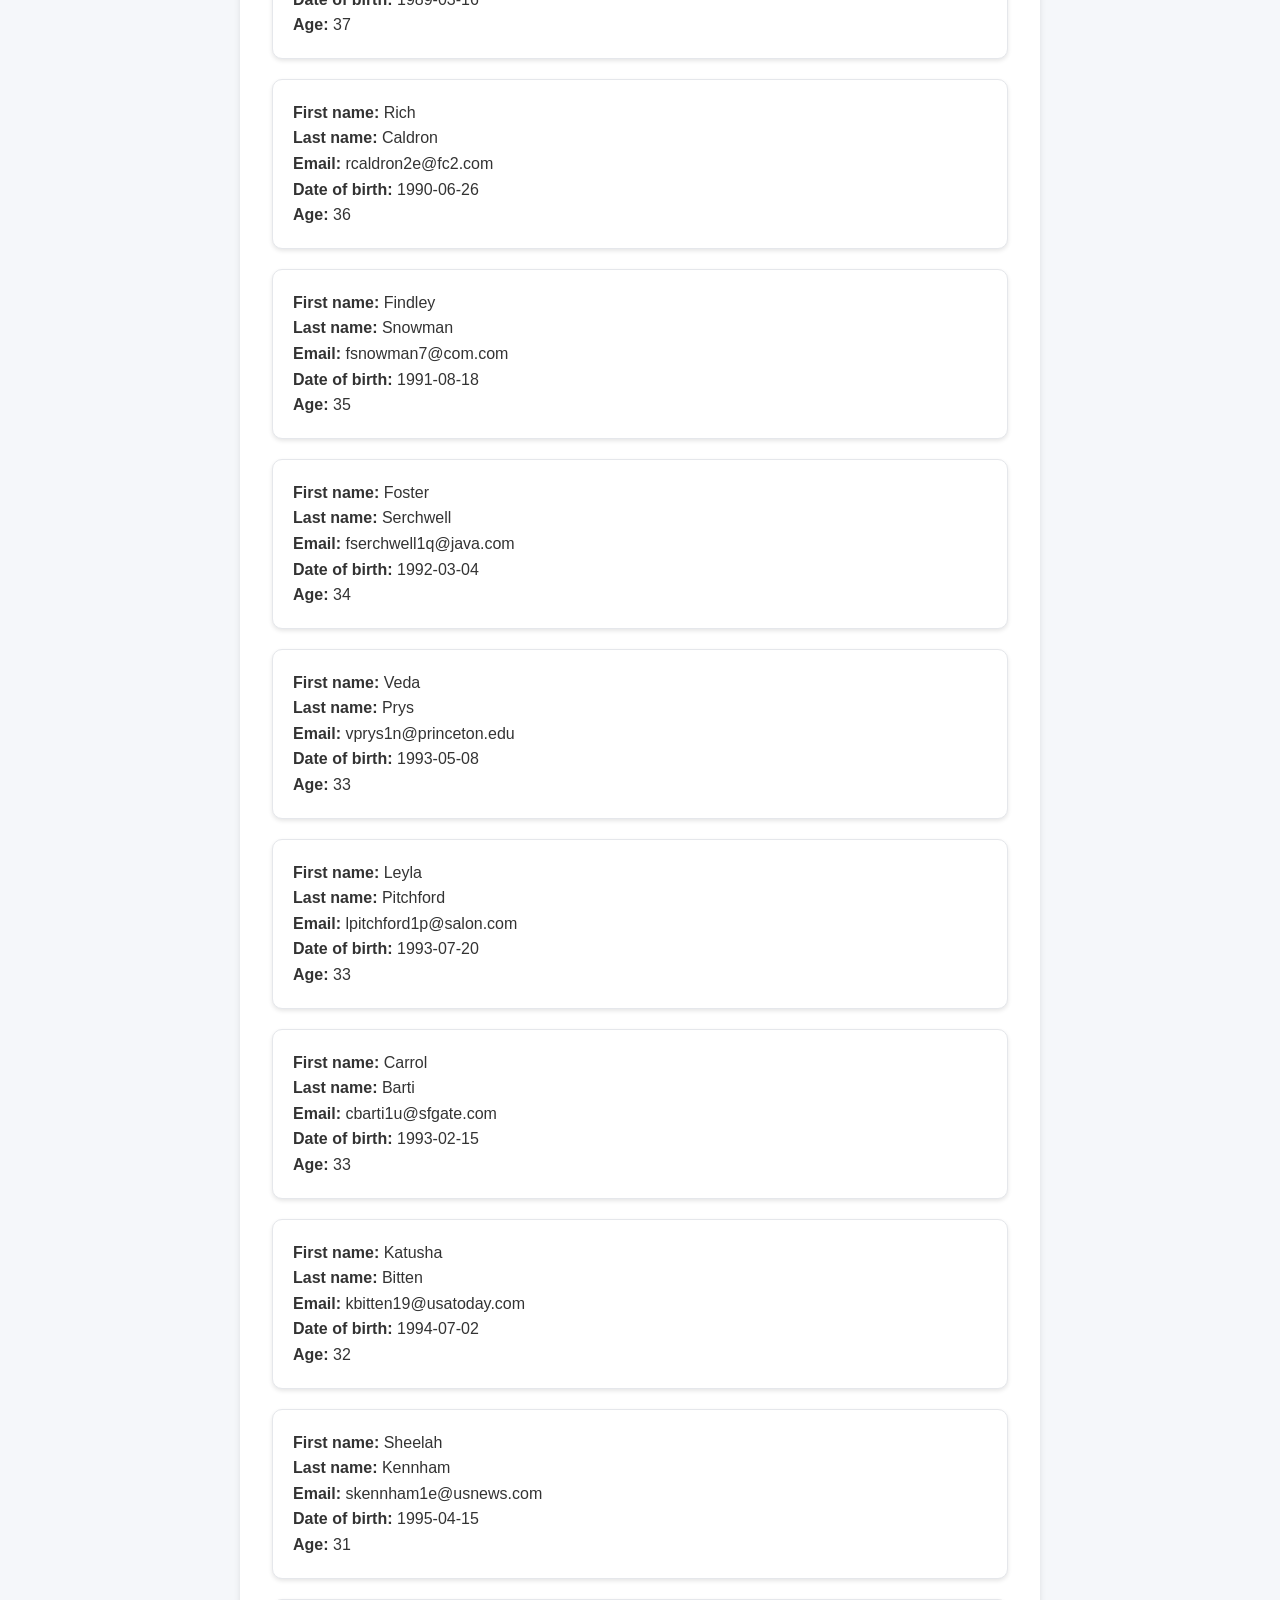
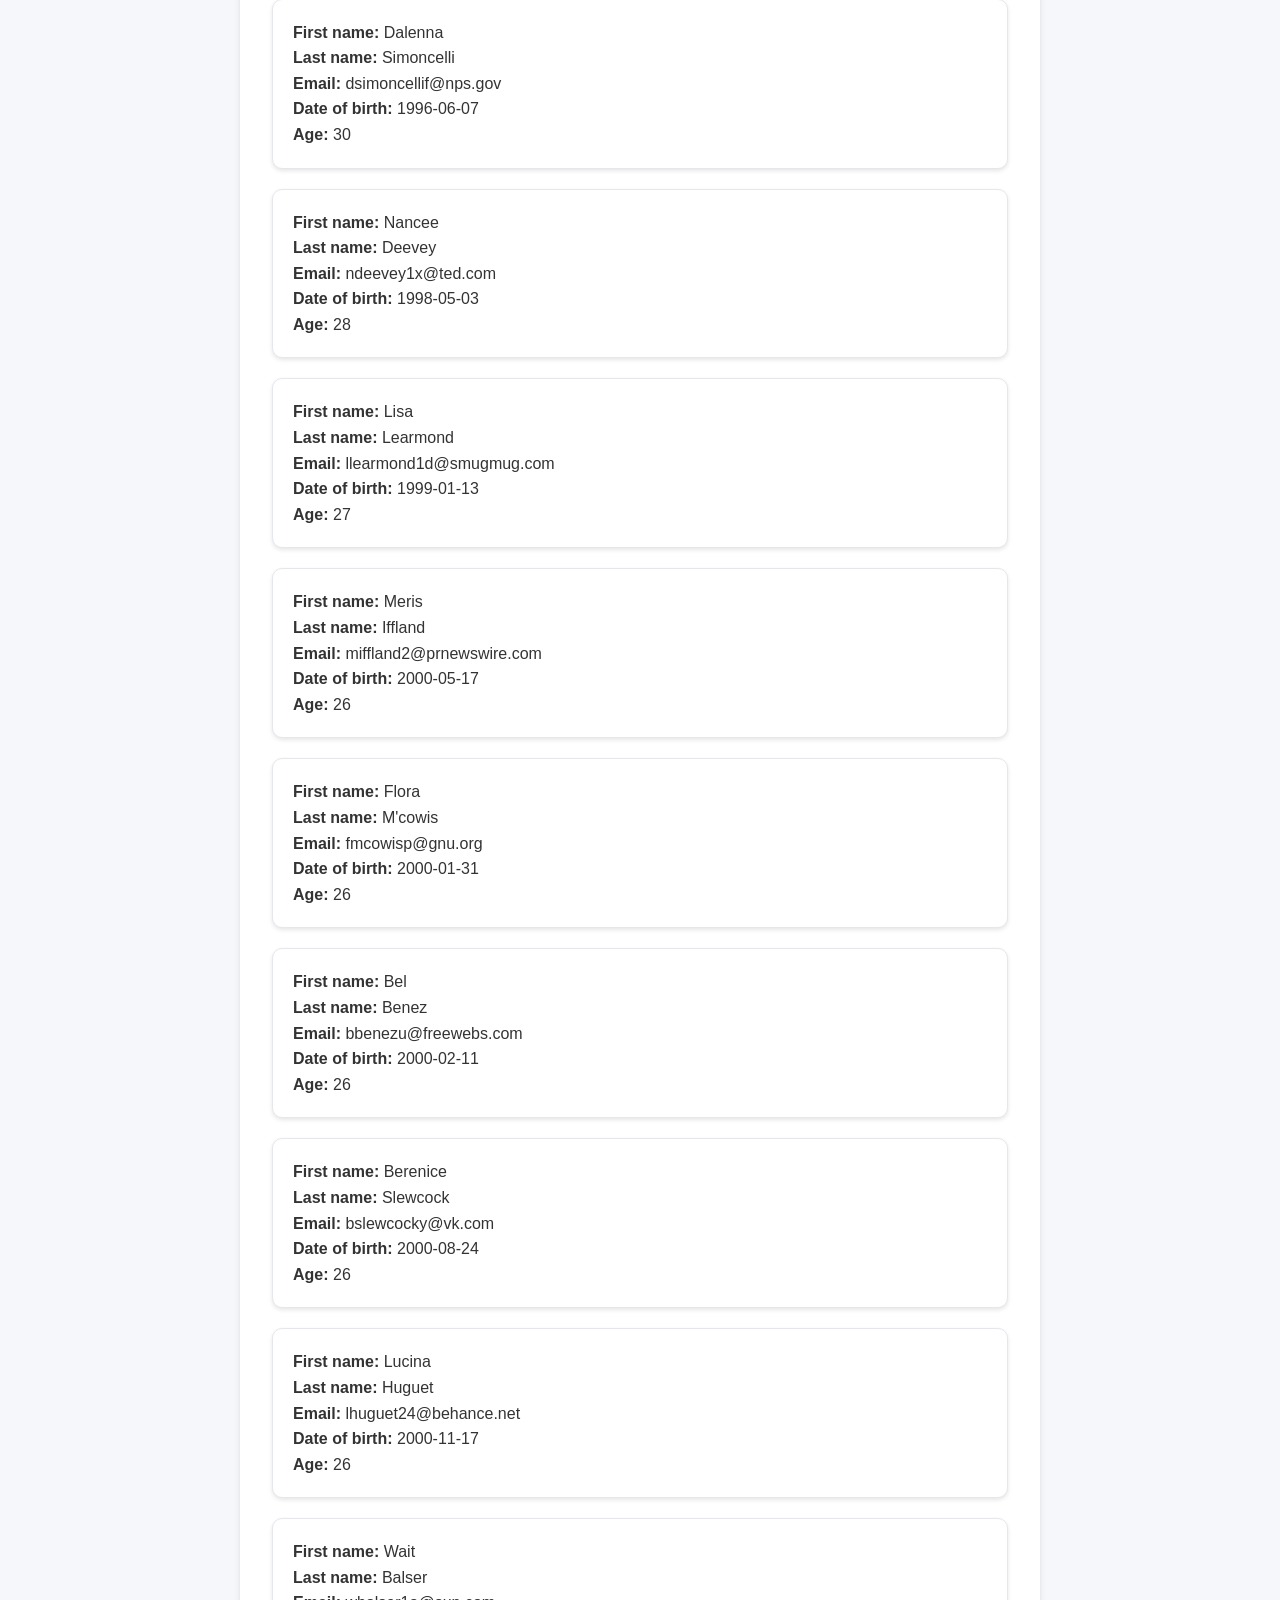
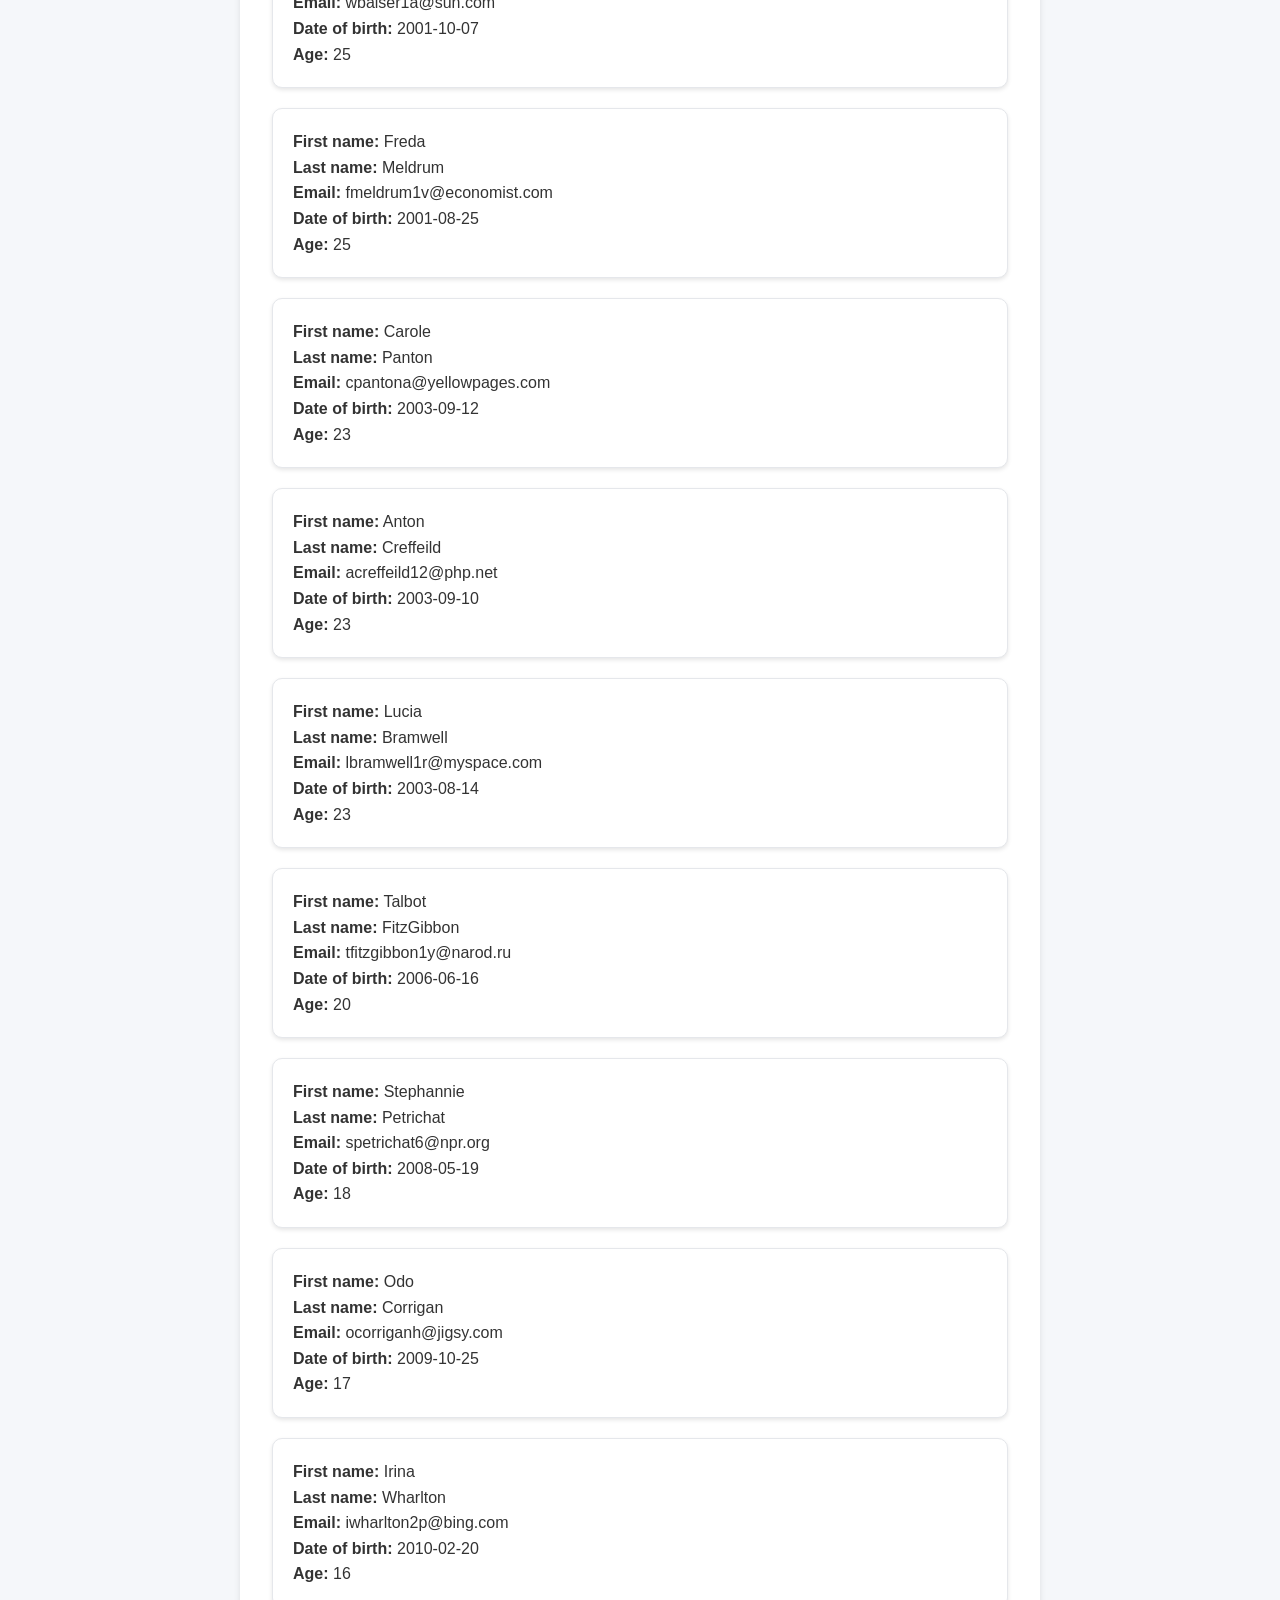
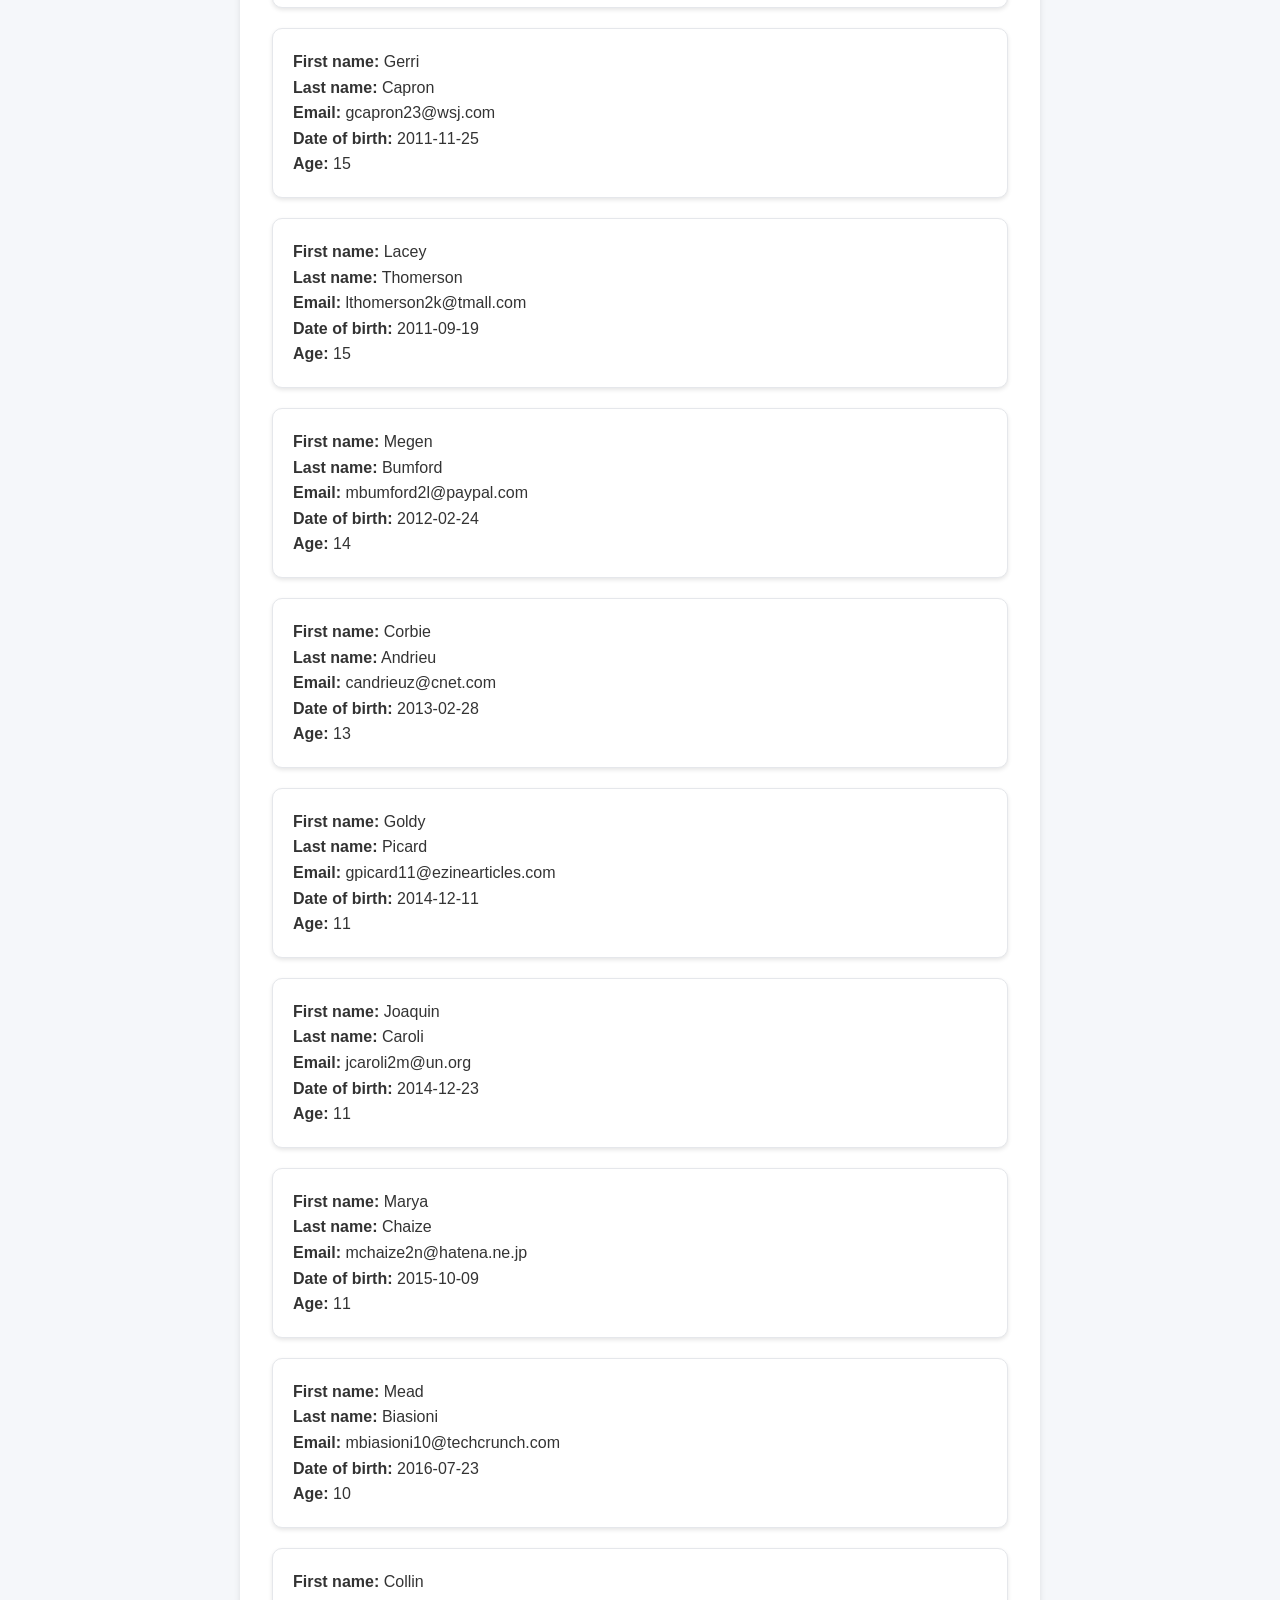
<file: age-filter.html>
<!DOCTYPE html>
<html lang="en">
<head>
  <meta charset="UTF-8">
  <meta name="viewport" content="width=device-width, initial-scale=1.0">
  <title>Filtrera på Ålder</title>
  <link rel="stylesheet" href="style.css">
</head>

<body>
  
  <header class="main-header">
    <a href="index.html" class="back-link">← Tillbaka till Hub</a>
    <h1>Filtrera på Ålder</h1>
    <p class="subtitle">Filtrera och sortera personer efter ålder</p>
  </header>

  <div class="content-container">
    <input class="search-field" type="number" placeholder="Skriv minsta ålder">

    <select class="sort-select" title="Välj sorteringsordning">
      <option value="desc">Äldst först (störst till minst)</option>
      <option value="asc">Yngst först (minst till störst)</option>
    </select>

    <!-- The list of people will be displayed here -->
    <article class="people"></article>
  </div>
  
  <script type="module" src="age-filter.js"></script> <!--Here not module for global -->

</body>
</html>
</file>
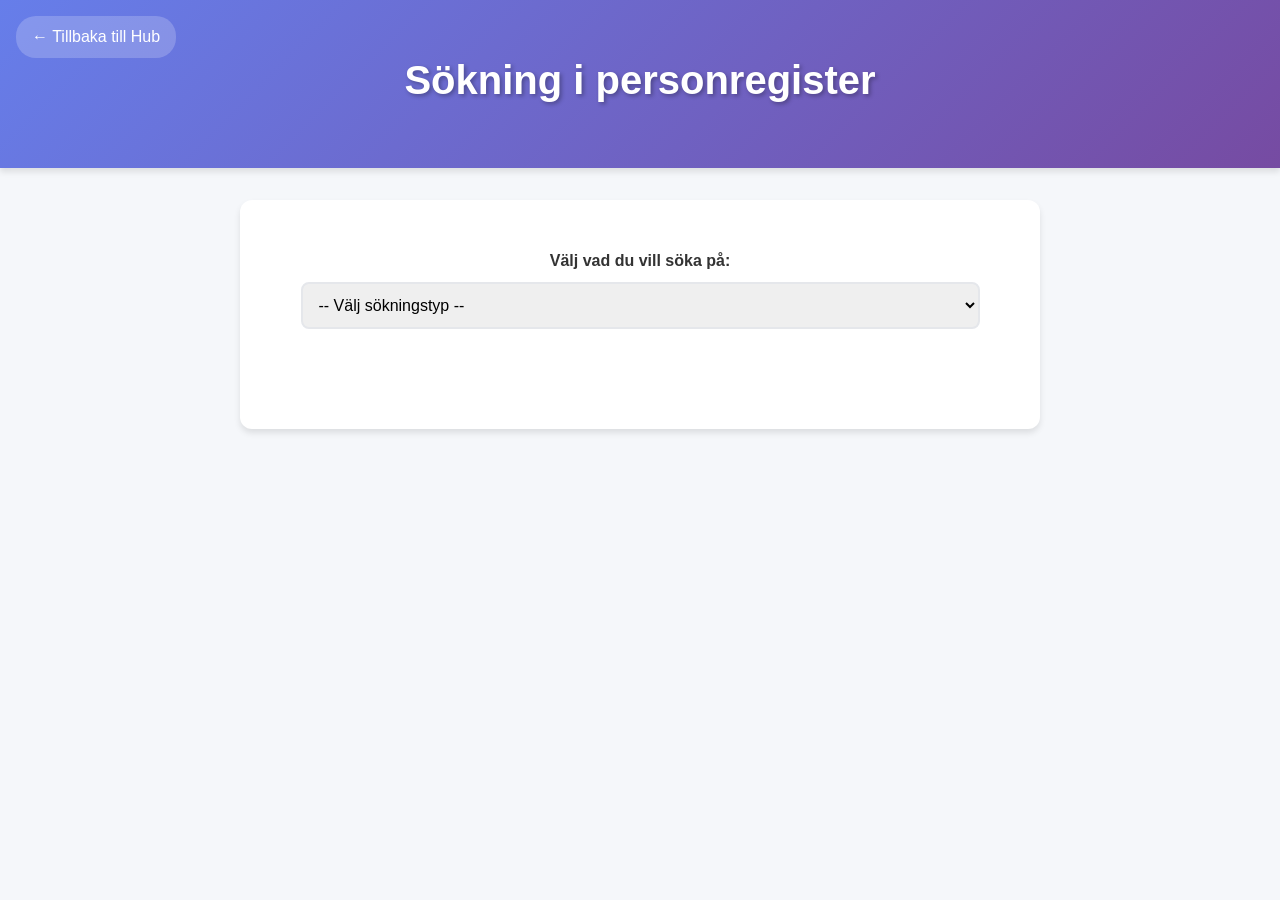
<file: dynamic-sort.html>
<!DOCTYPE html>
<html lang="en">

<head>
  <meta charset="UTF-8">
  <meta name="viewport" content="width=device-width, initial-scale=1.0">
  <title>Dynamic sortering i personregister</title>
  <link rel="stylesheet" href="style.css">
</head>

<body>

  <header class="main-header">
    <a href="index.html" class="back-link">← Tillbaka till Hub</a>
    <h1>Sökning i personregister</h1>
  </header>




  <div class="content-container">
    <div class="sort-selection">
      <label for="sort-type">Välj vad du vill söka på:</label>
      <select id="sort-type" class="search-field">
        <option value="">-- Välj sökningstyp --</option>
        <option value="firstName">Förnamn</option>
        <option value="lastName">Efternamn</option>
        <option value="email">E-post</option>
        <option value="age">Ålder</option>
      </select>
    </div>

    <div class="search-container" id="search-container" style="display: none;">
      <input class="search-field" id="search-input" type="text" placeholder="Sök...">
    </div>

    <article class="people"></article>
  </div>

  <!-- Add your script last in body -->
  <script type="module" src="dynamic-sort.js"></script>

</html>
</file>
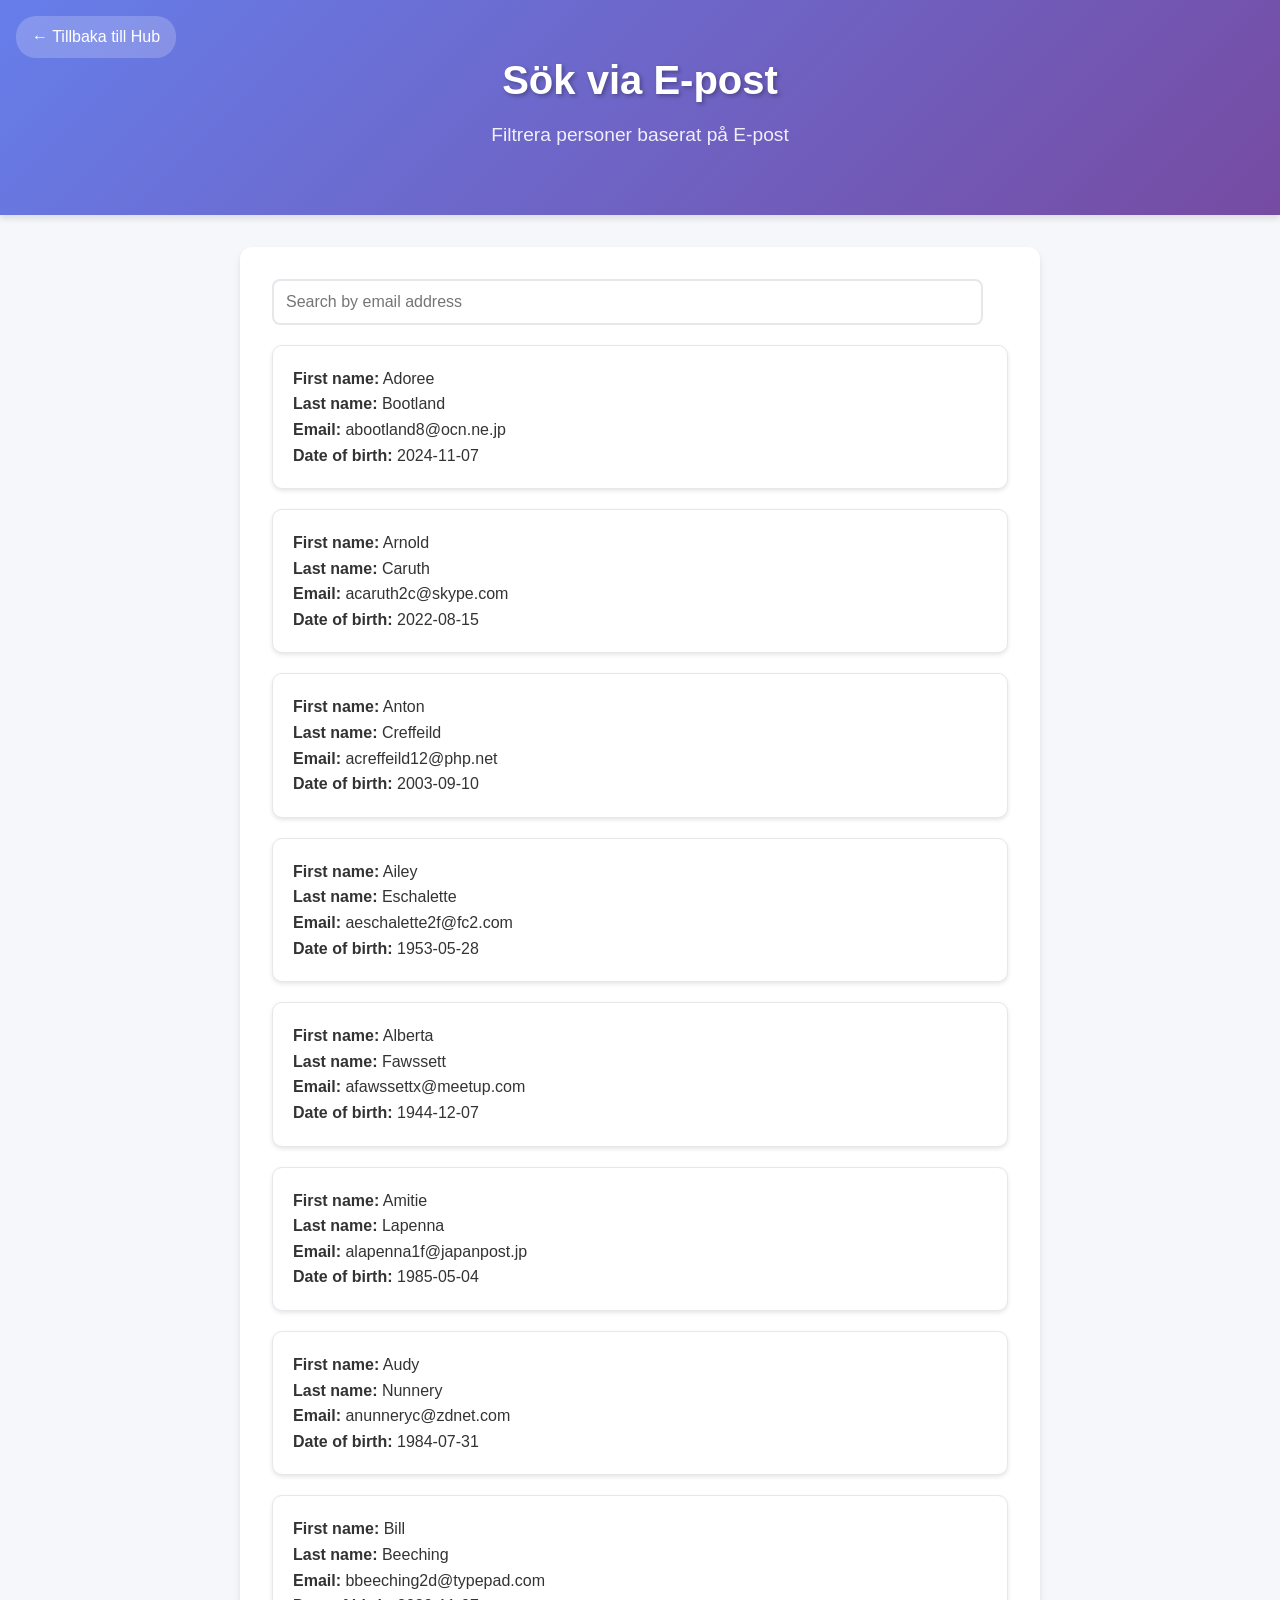
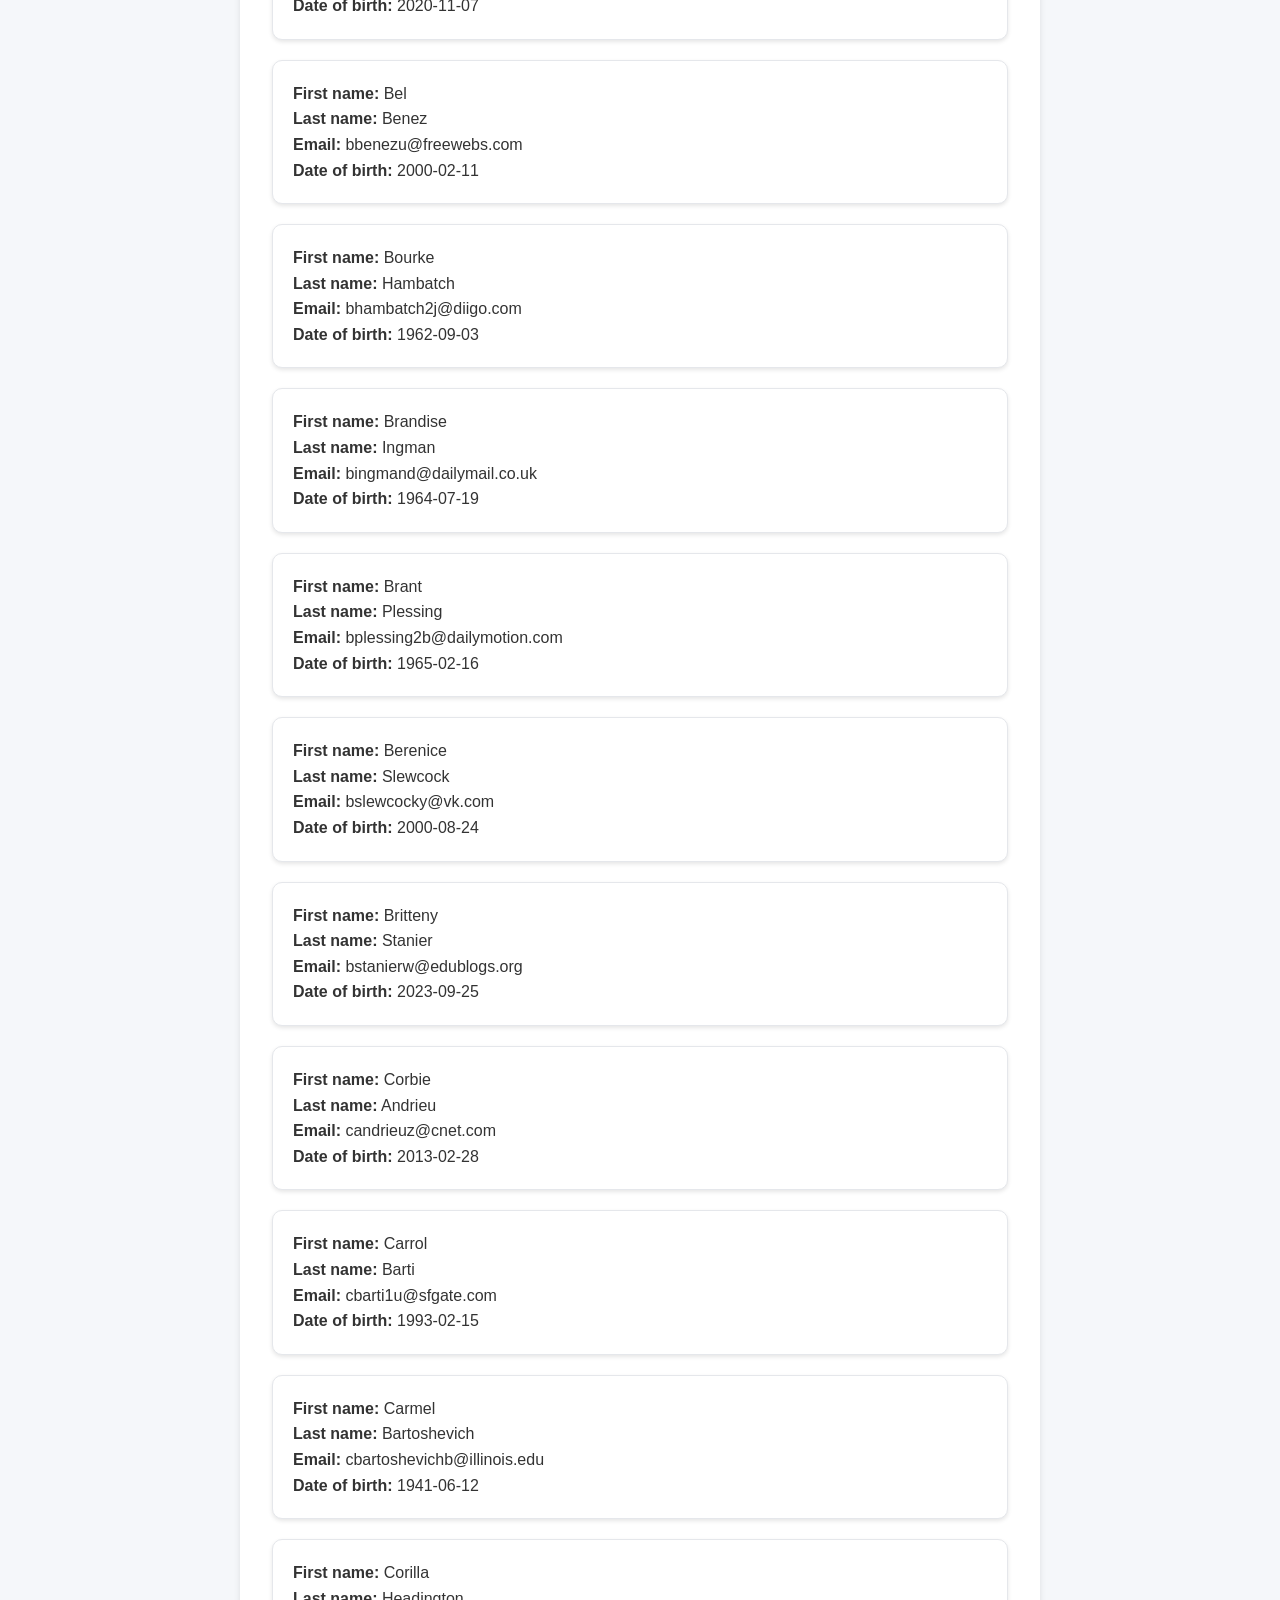
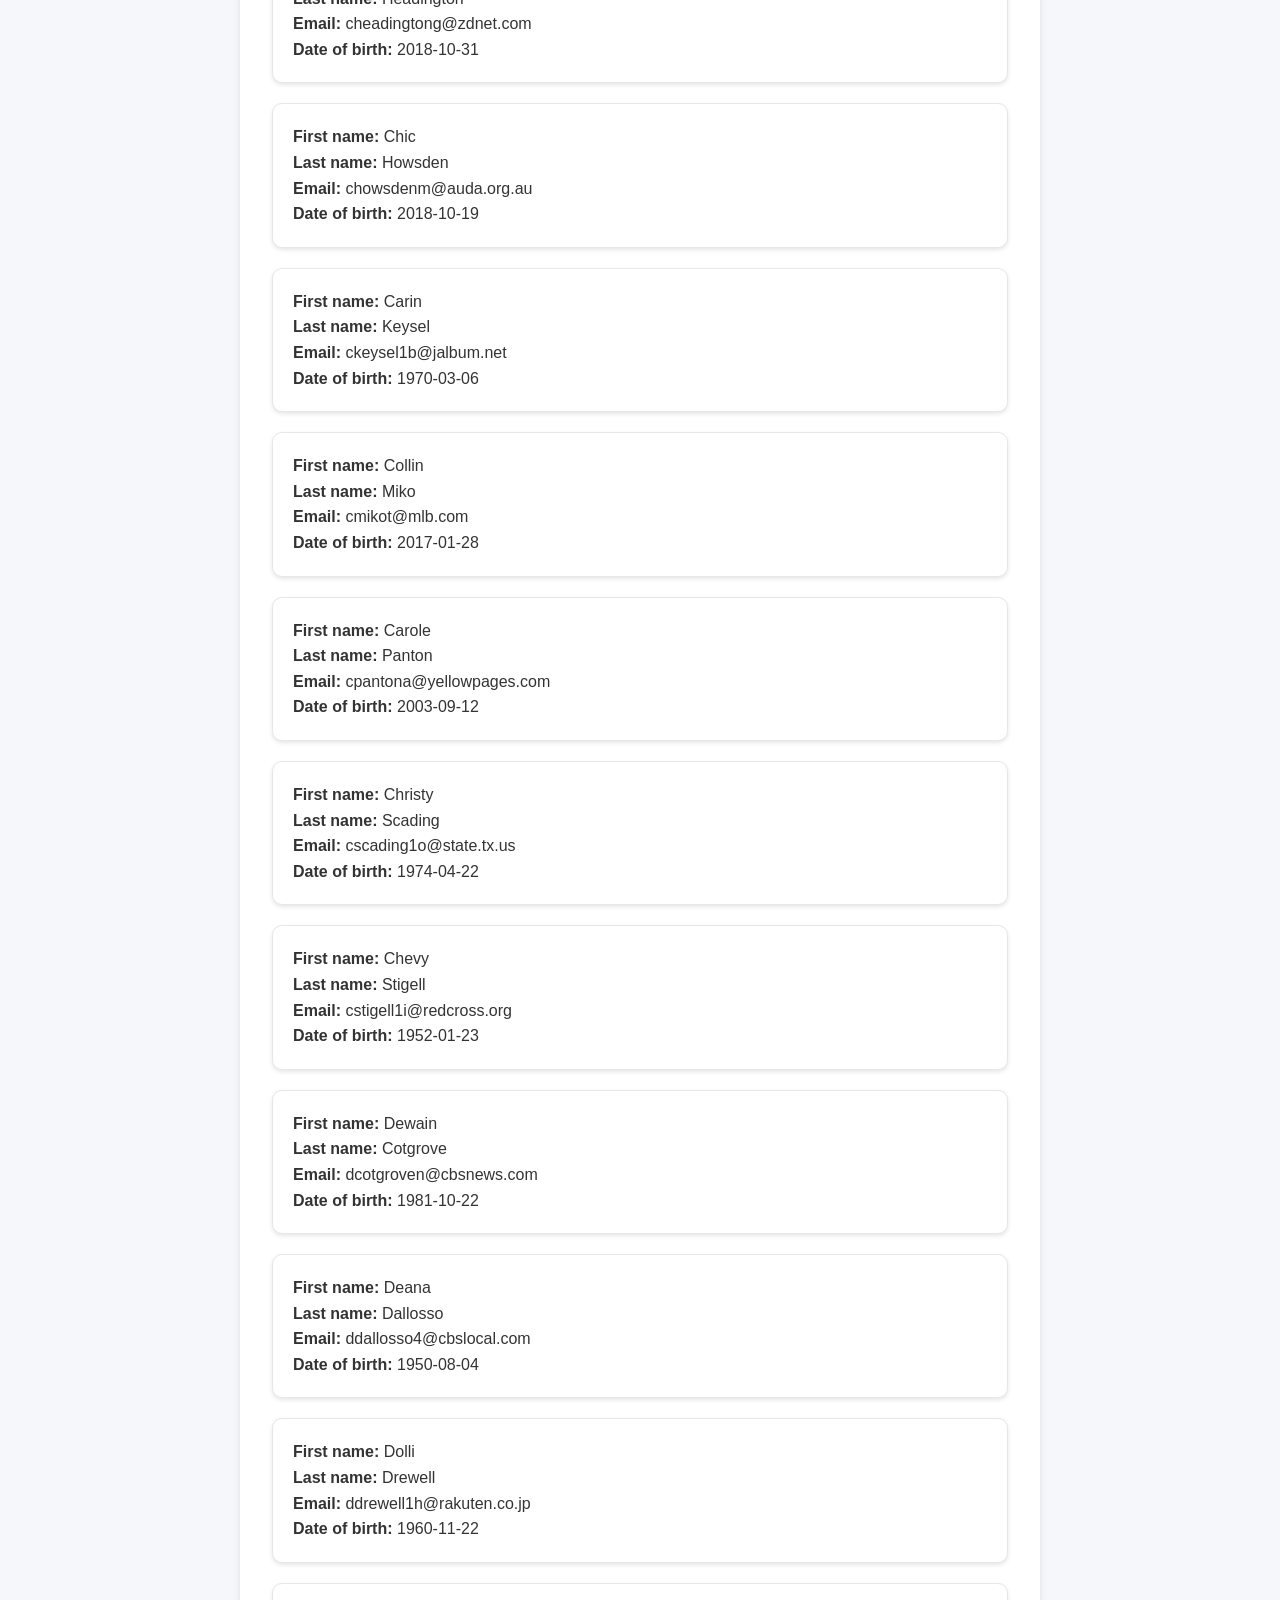
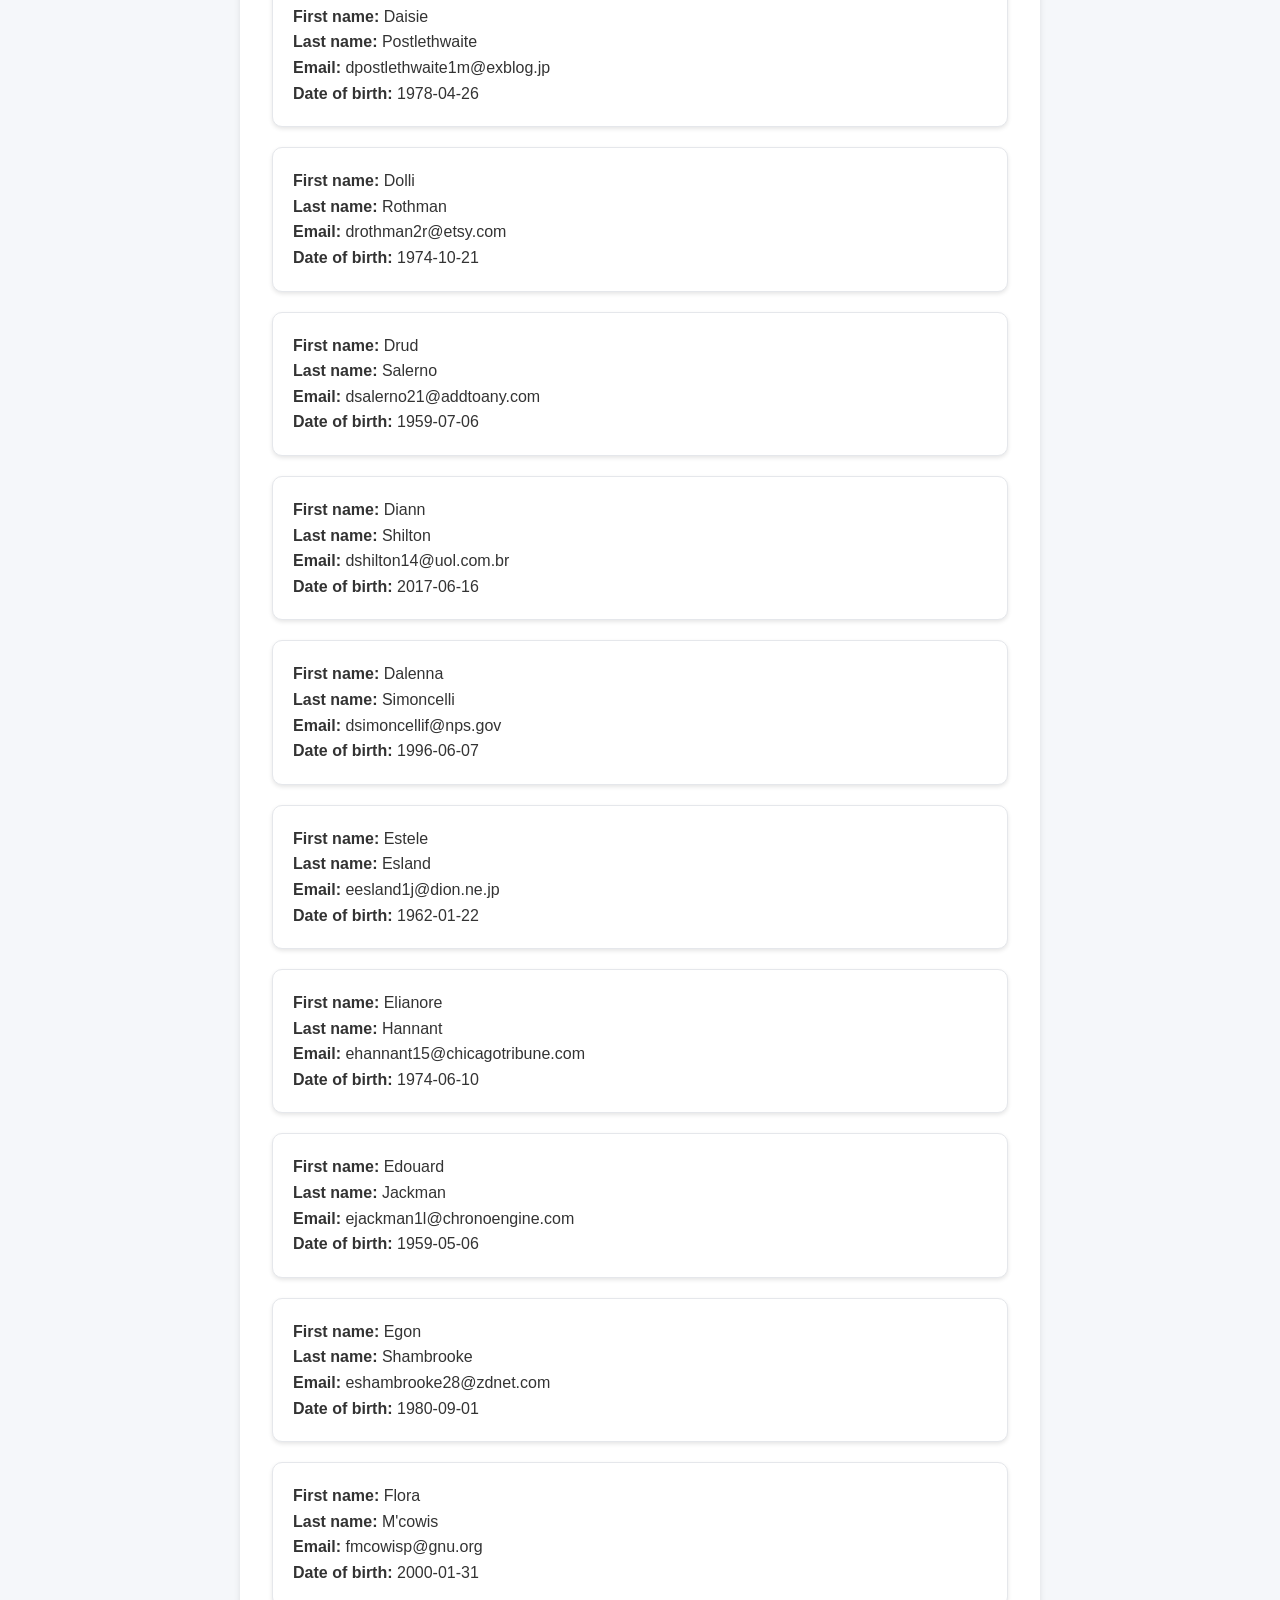
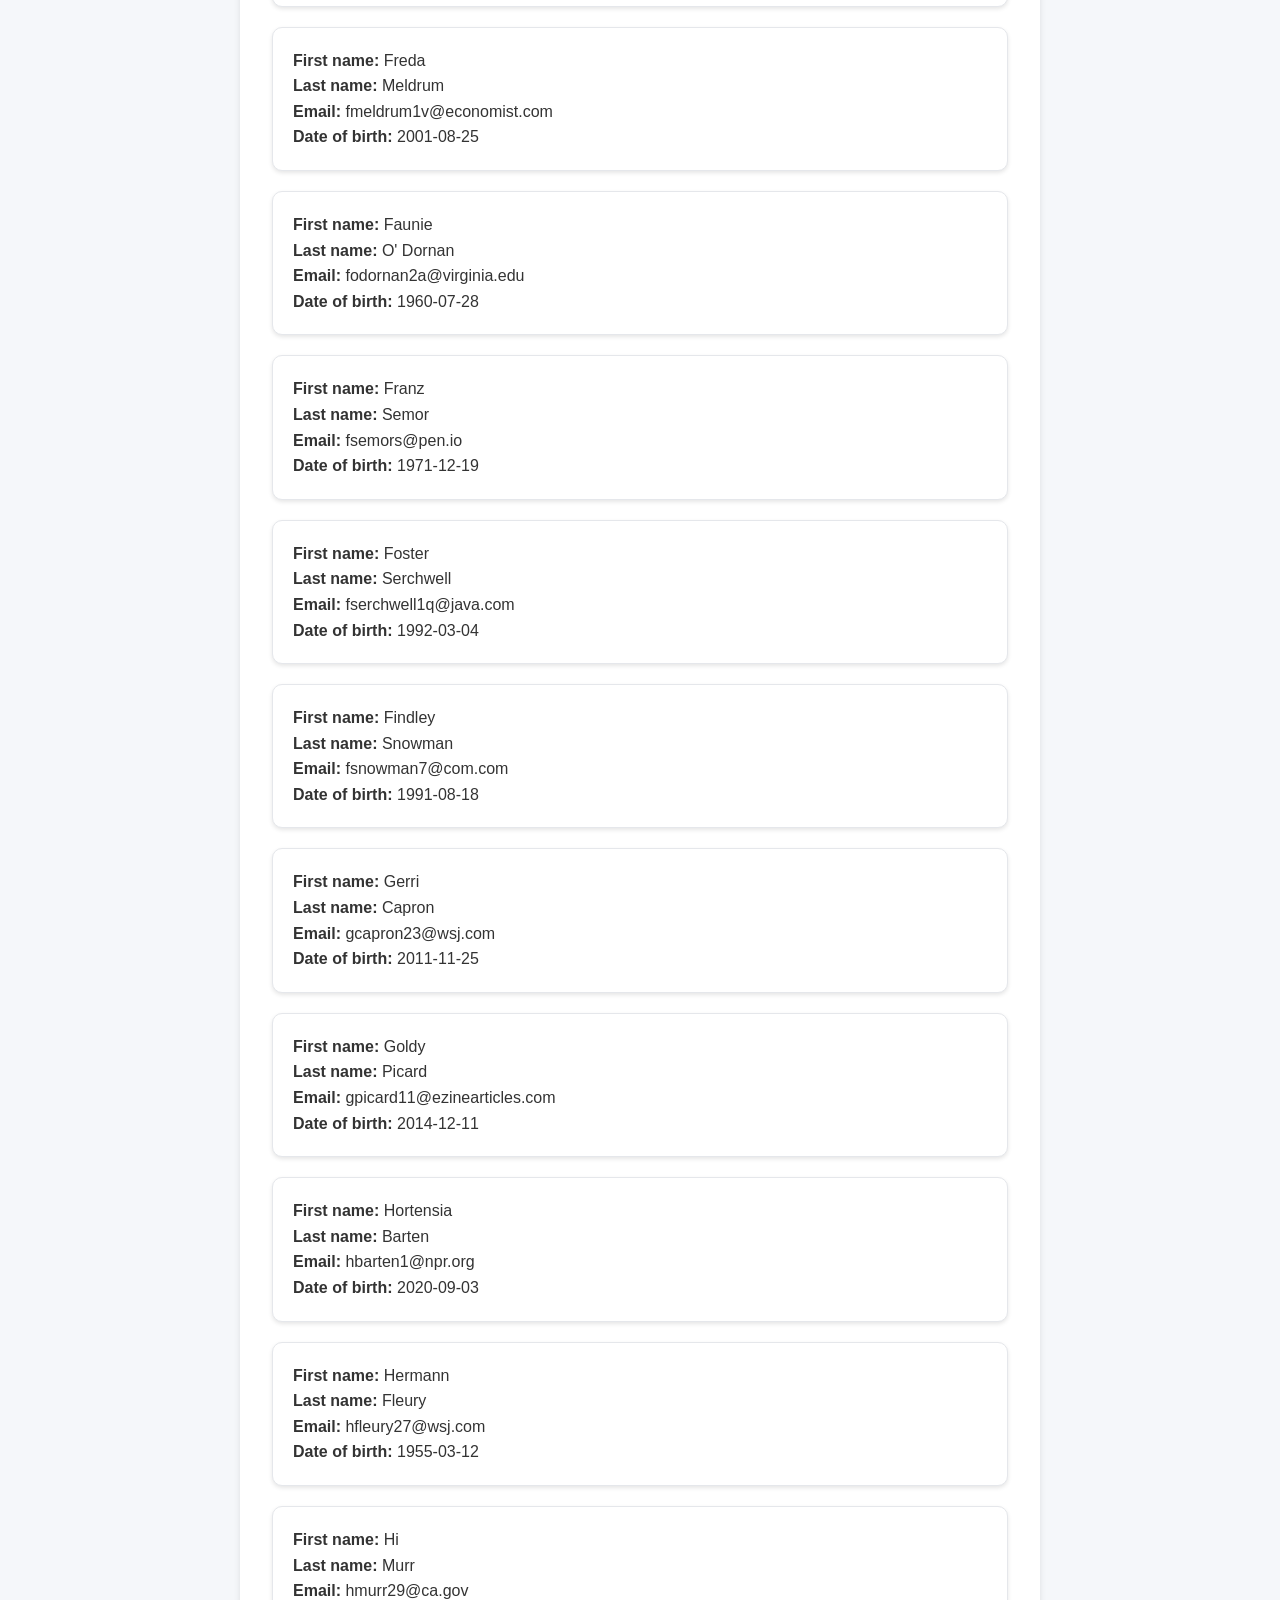
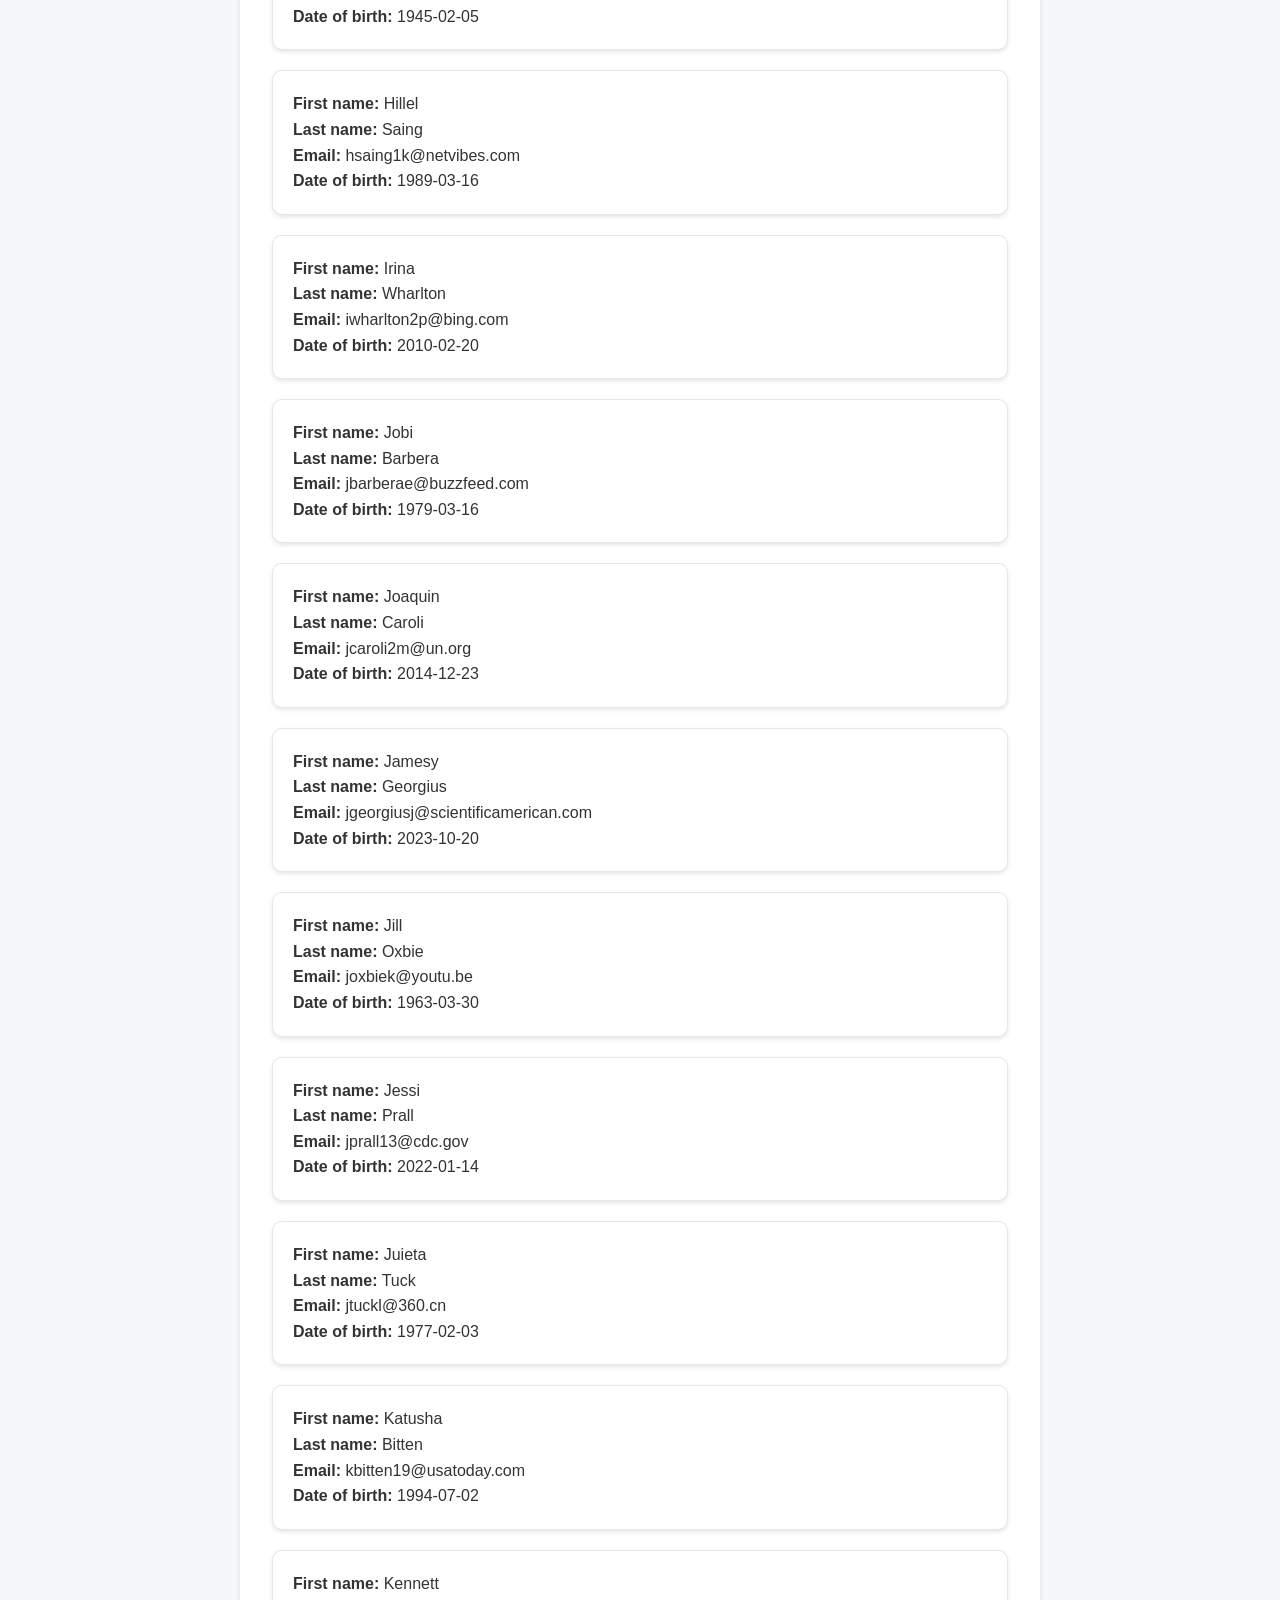
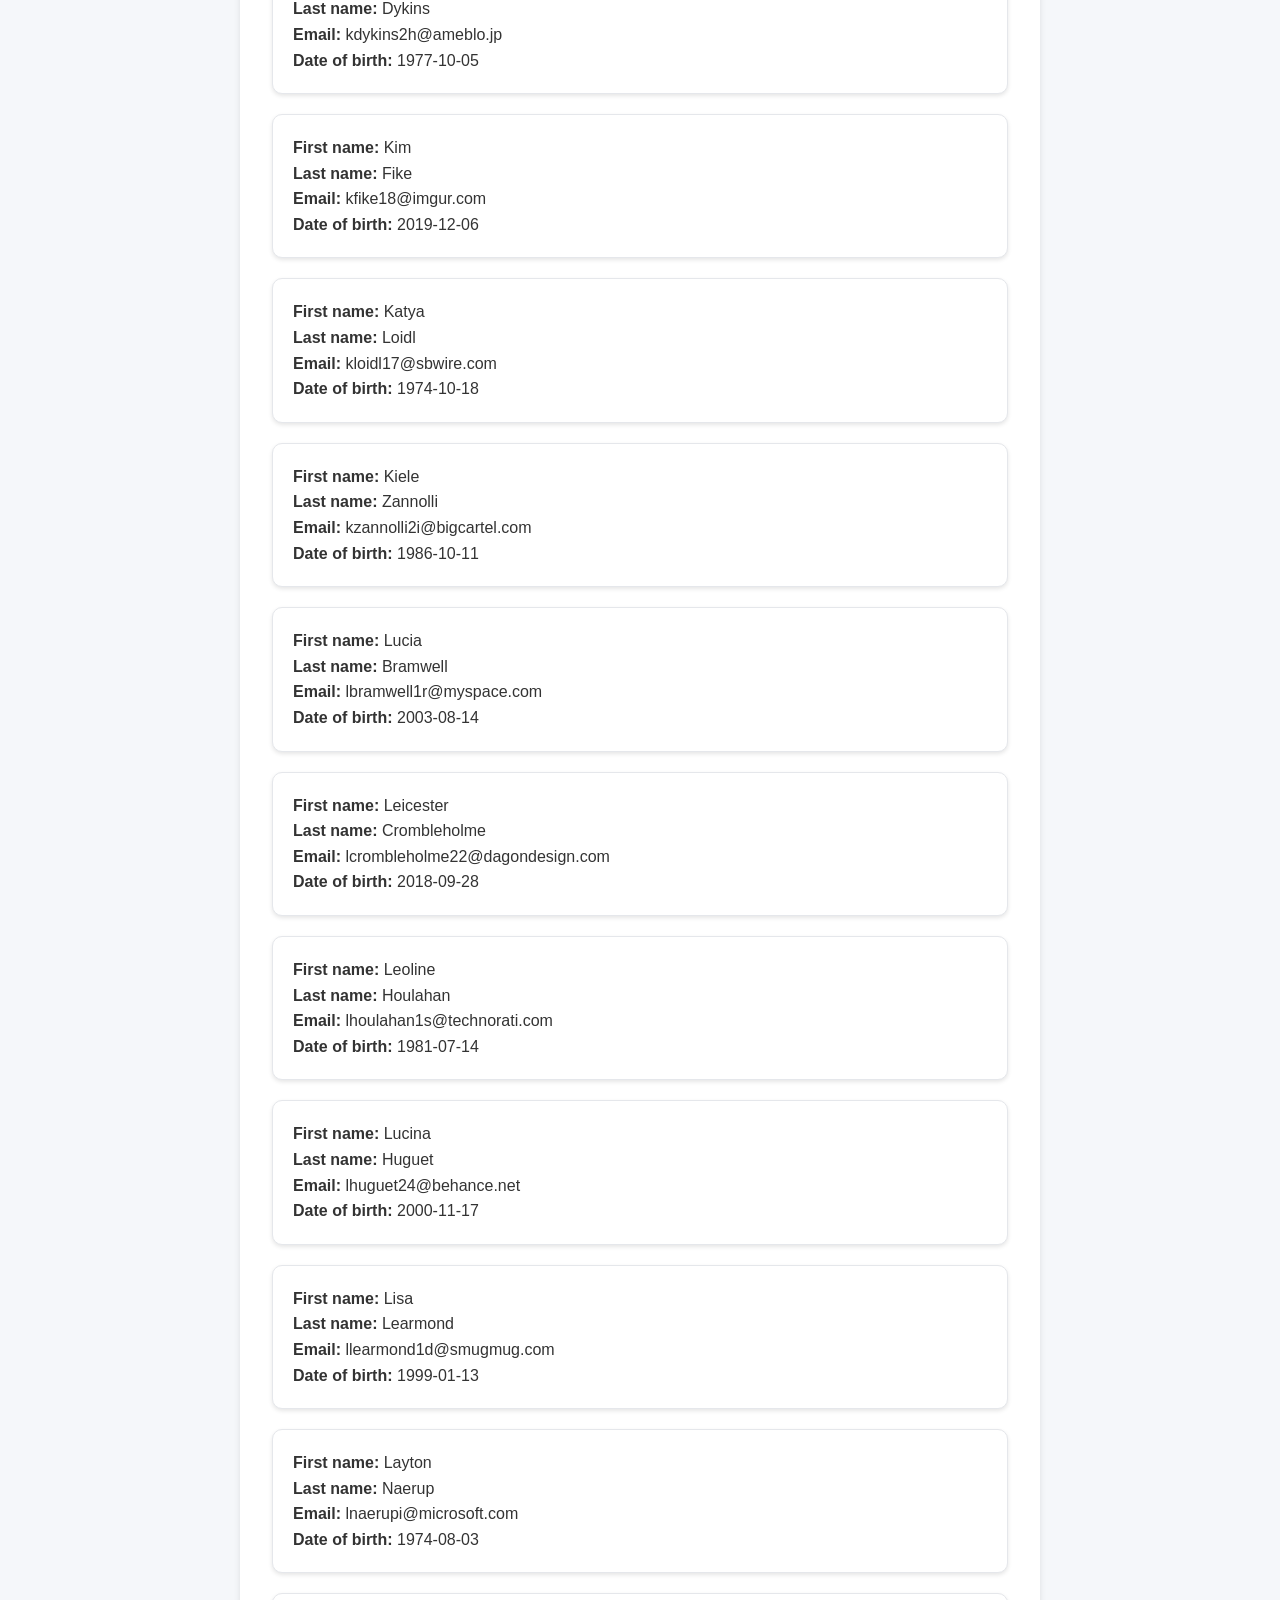
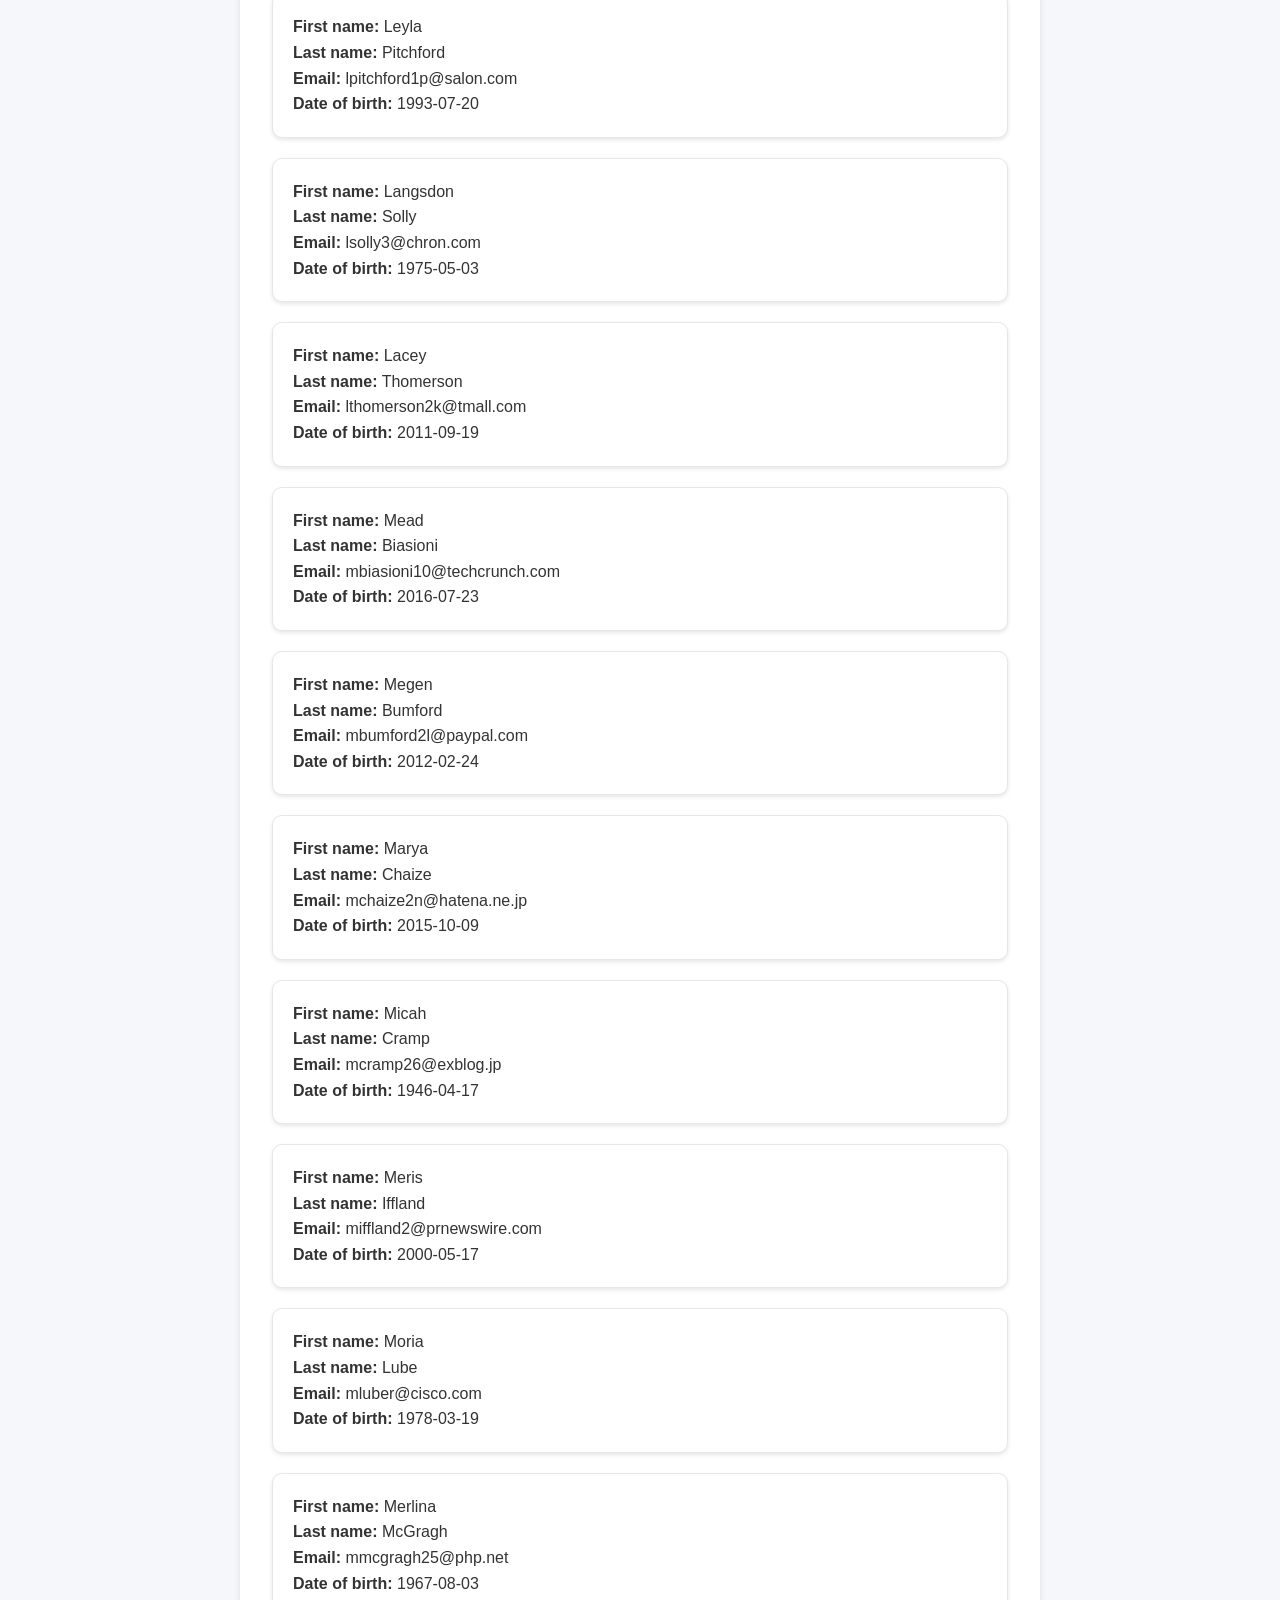
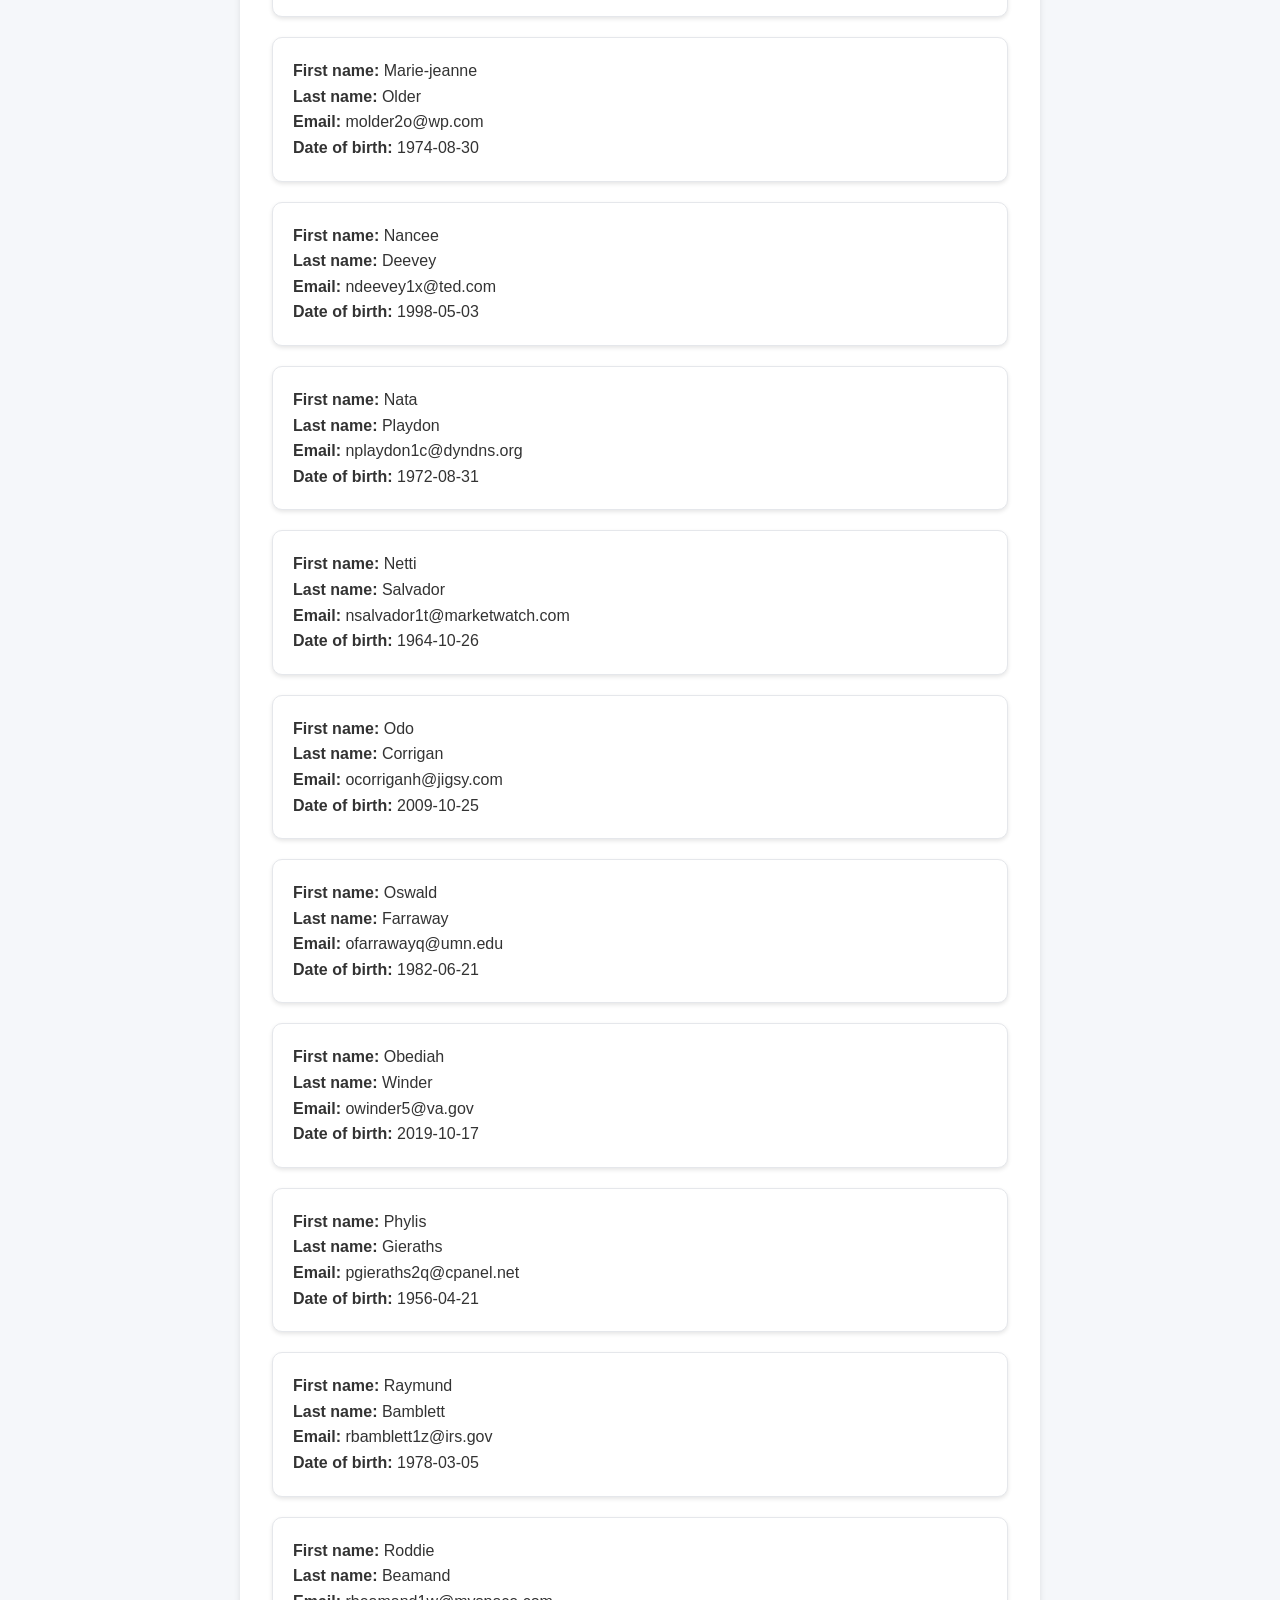
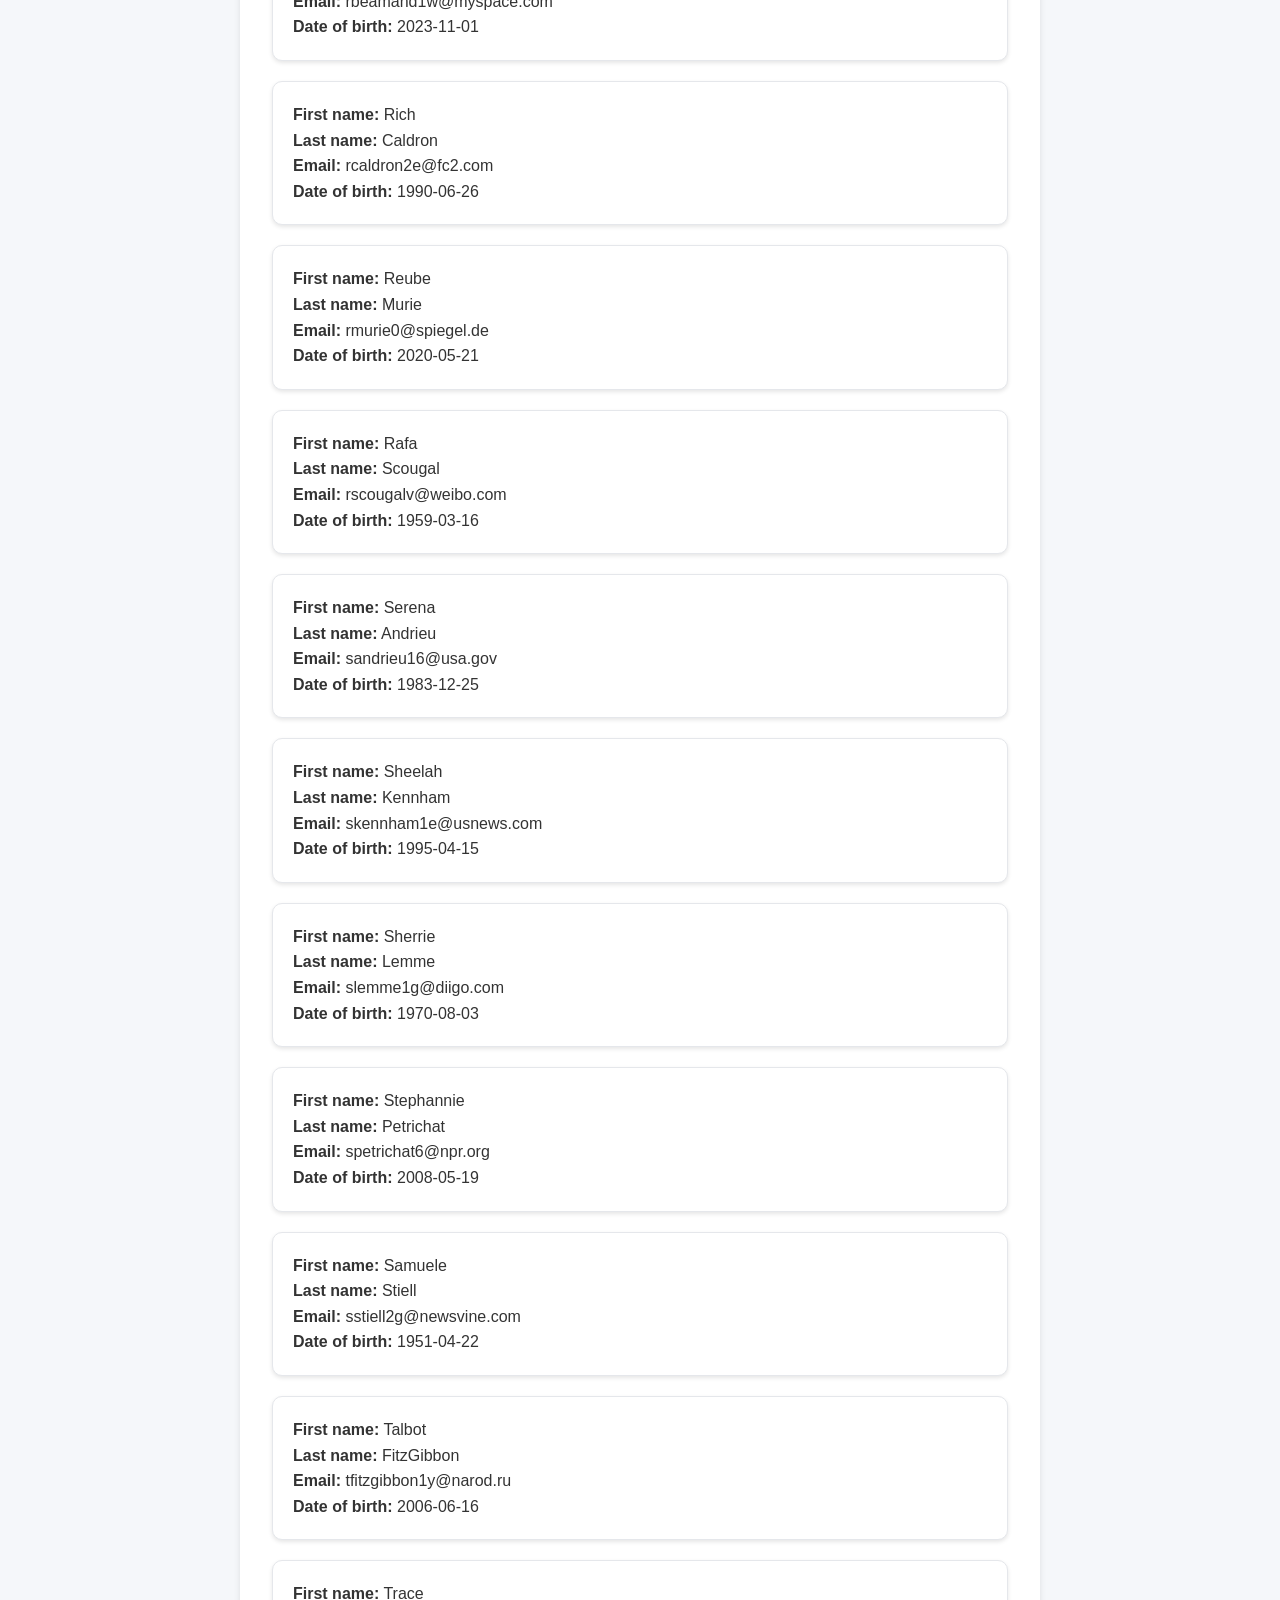
<file: email-filter.html>
<!DOCTYPE html>
<html lang="en">

<head>
    <meta charset="UTF-8">
    <meta name="viewport" content="width=device-width, initial-scale=1.0">
    <title>Filtrera via E-post</title>
    <link rel="stylesheet" href="./style.css">

</head>

<body>

    <header class="main-header">
        <a href="index.html" class="back-link">← Tillbaka till Hub</a>
        <h1>Sök via E-post</h1>
        <p class="subtitle">Filtrera personer baserat på E-post</p>
    </header>

    <div class="content-container">
        <input class="search-field" type="text" placeholder="Search by email address">
        <article class="people"></article>
    </div>

    <!-- Add your script last in body -->
    <script type="module" src="email-filter.js"></script>

</html>
</file>
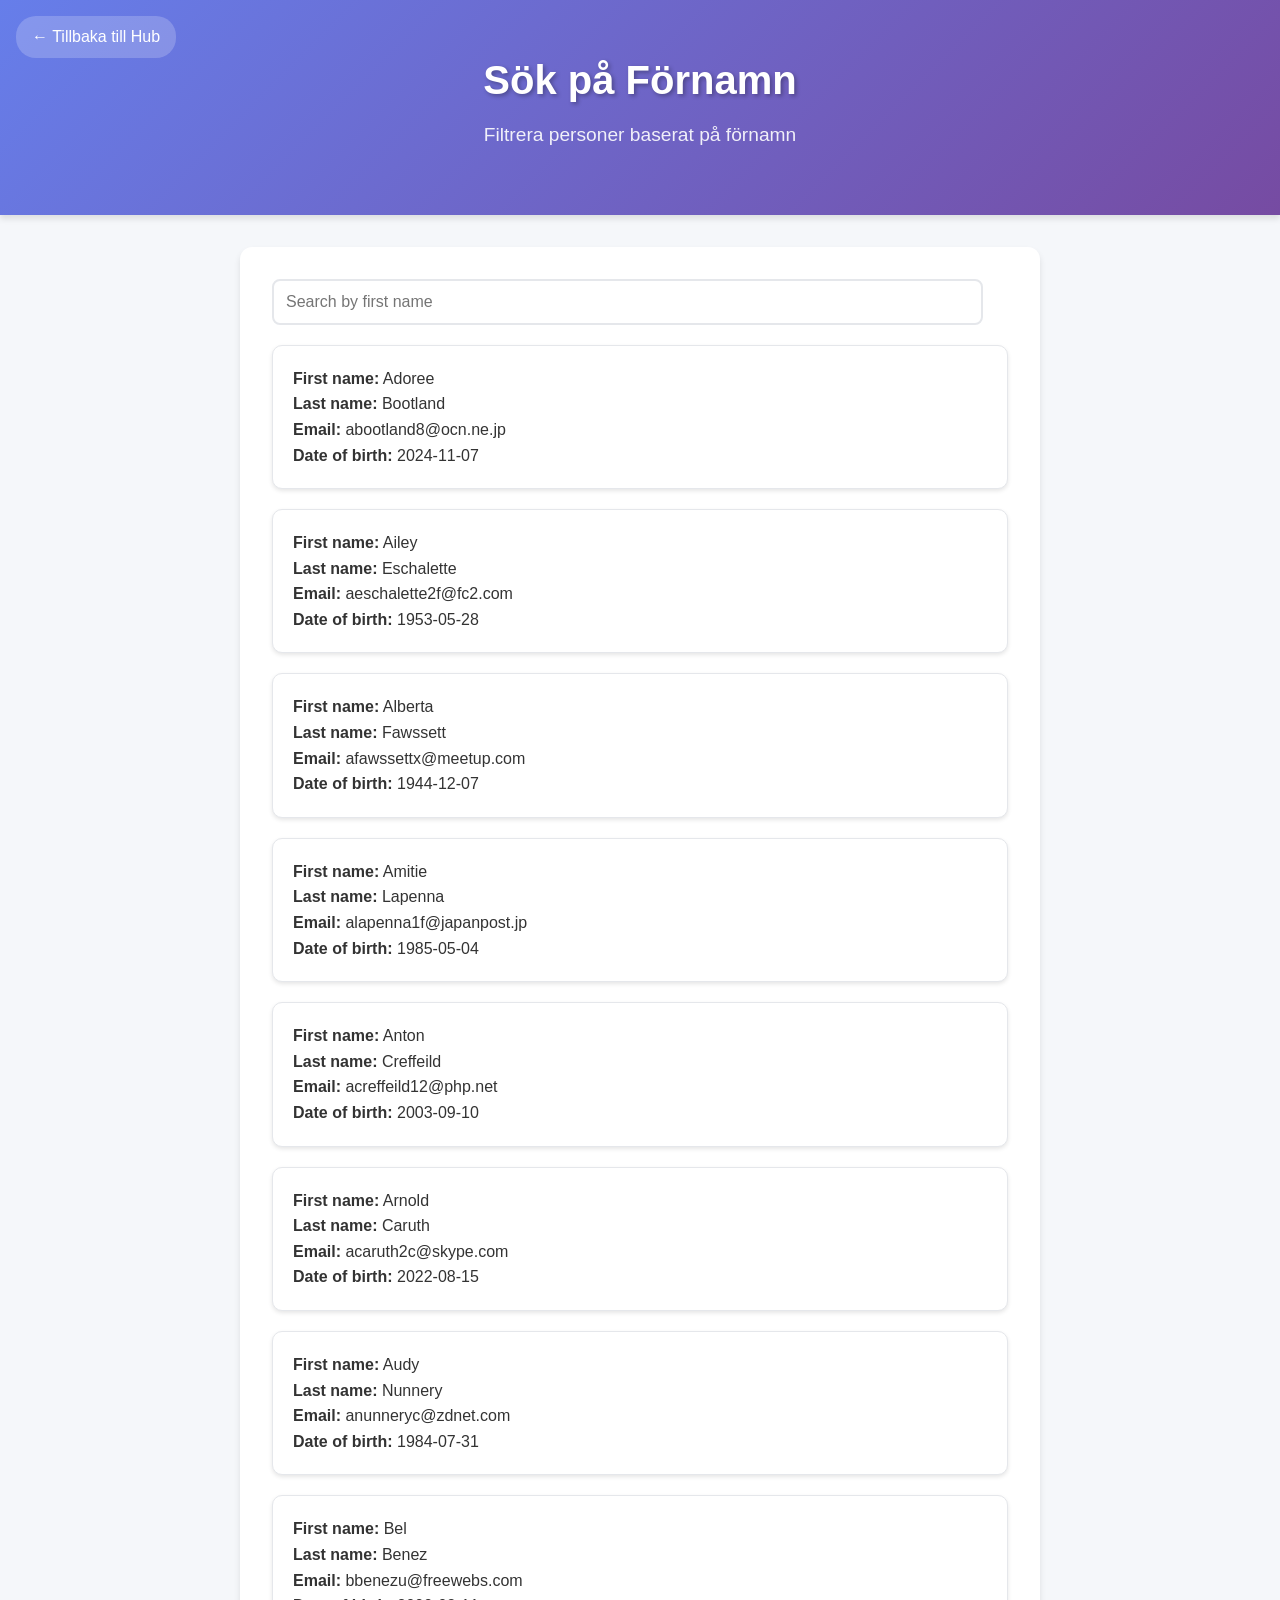
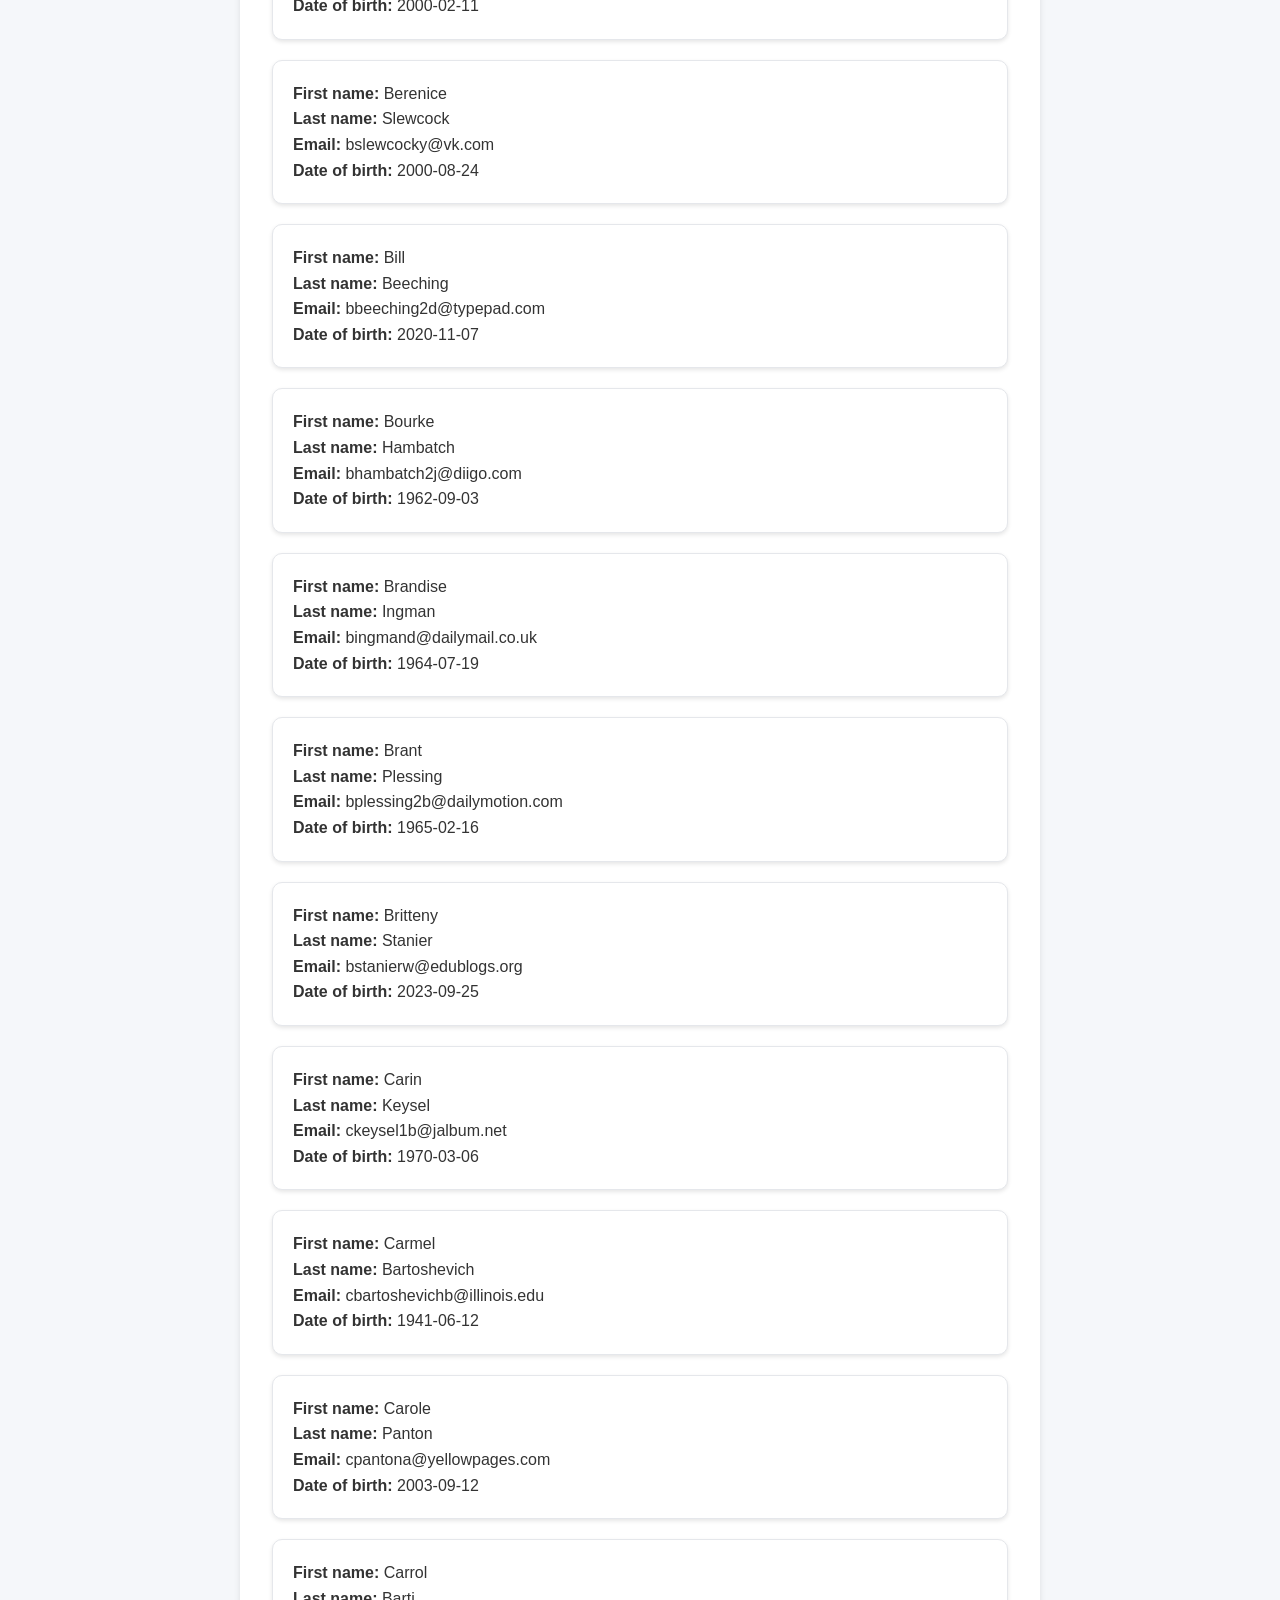
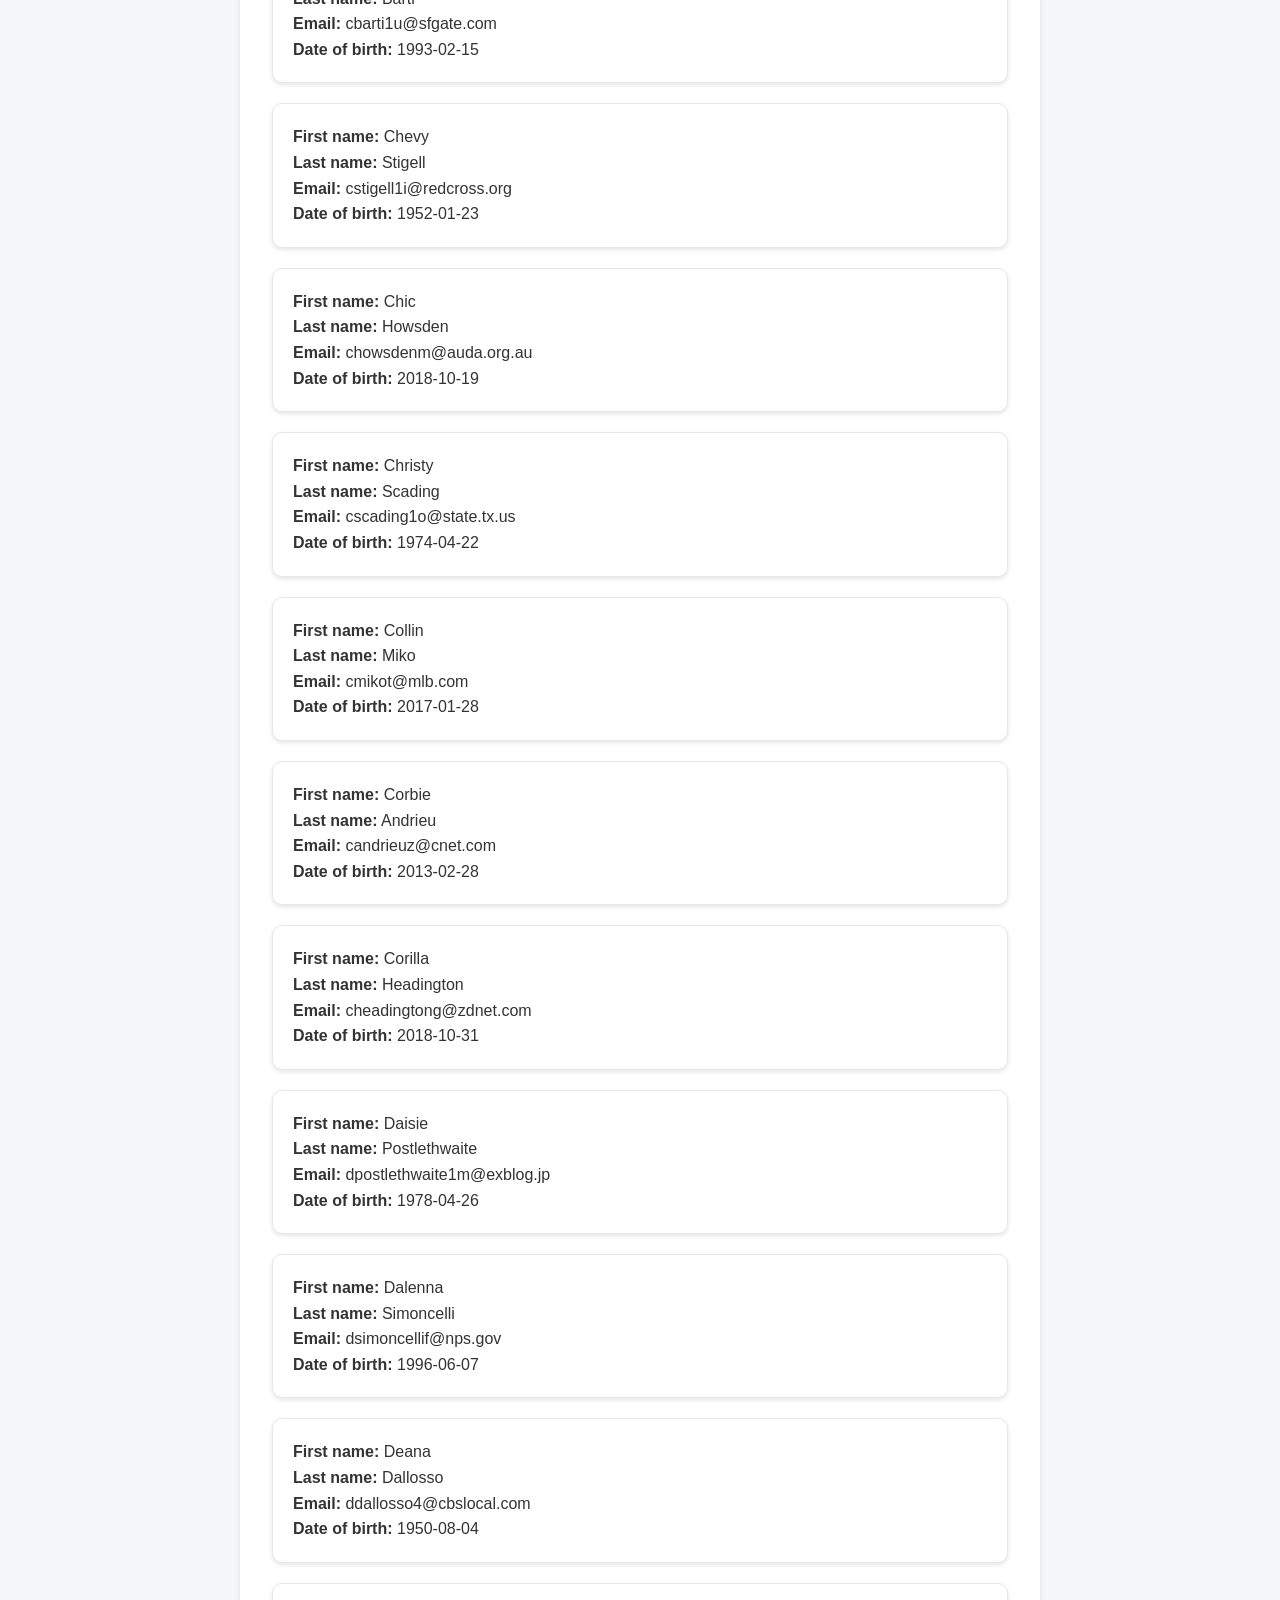
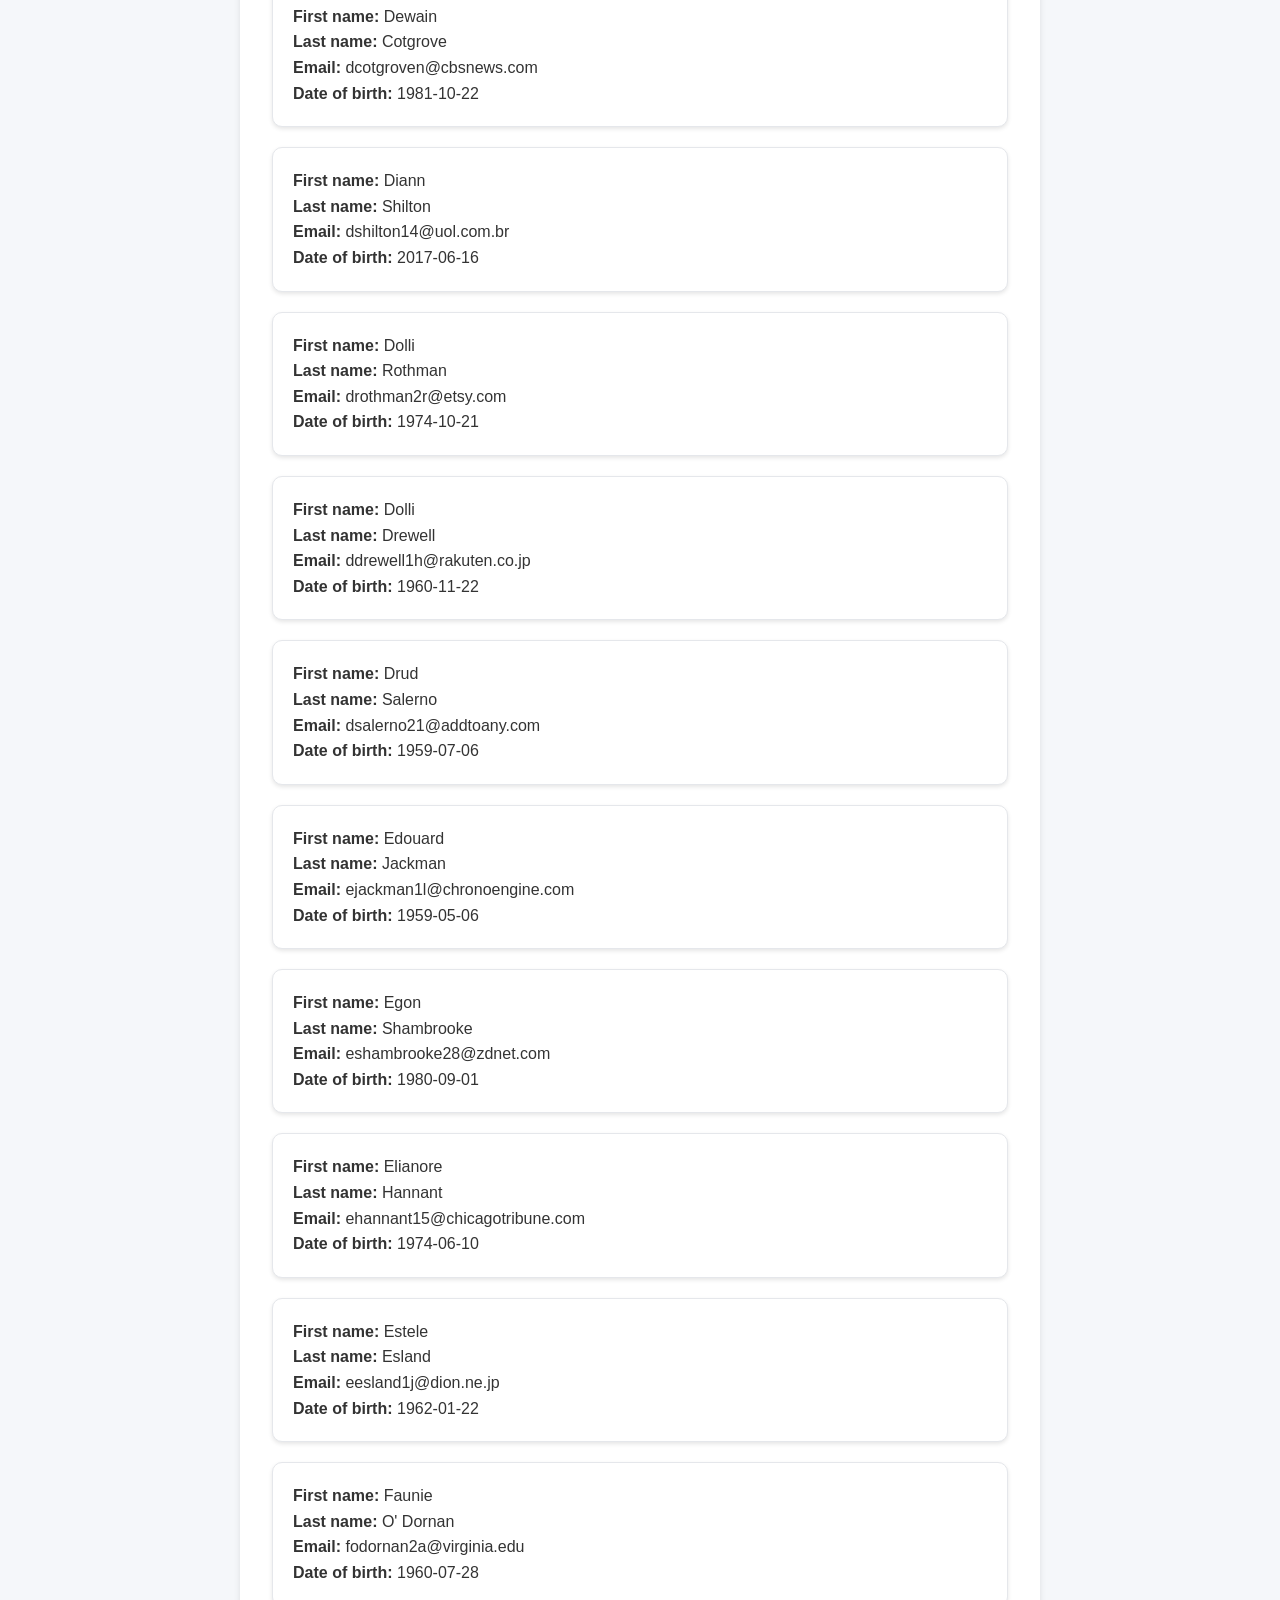
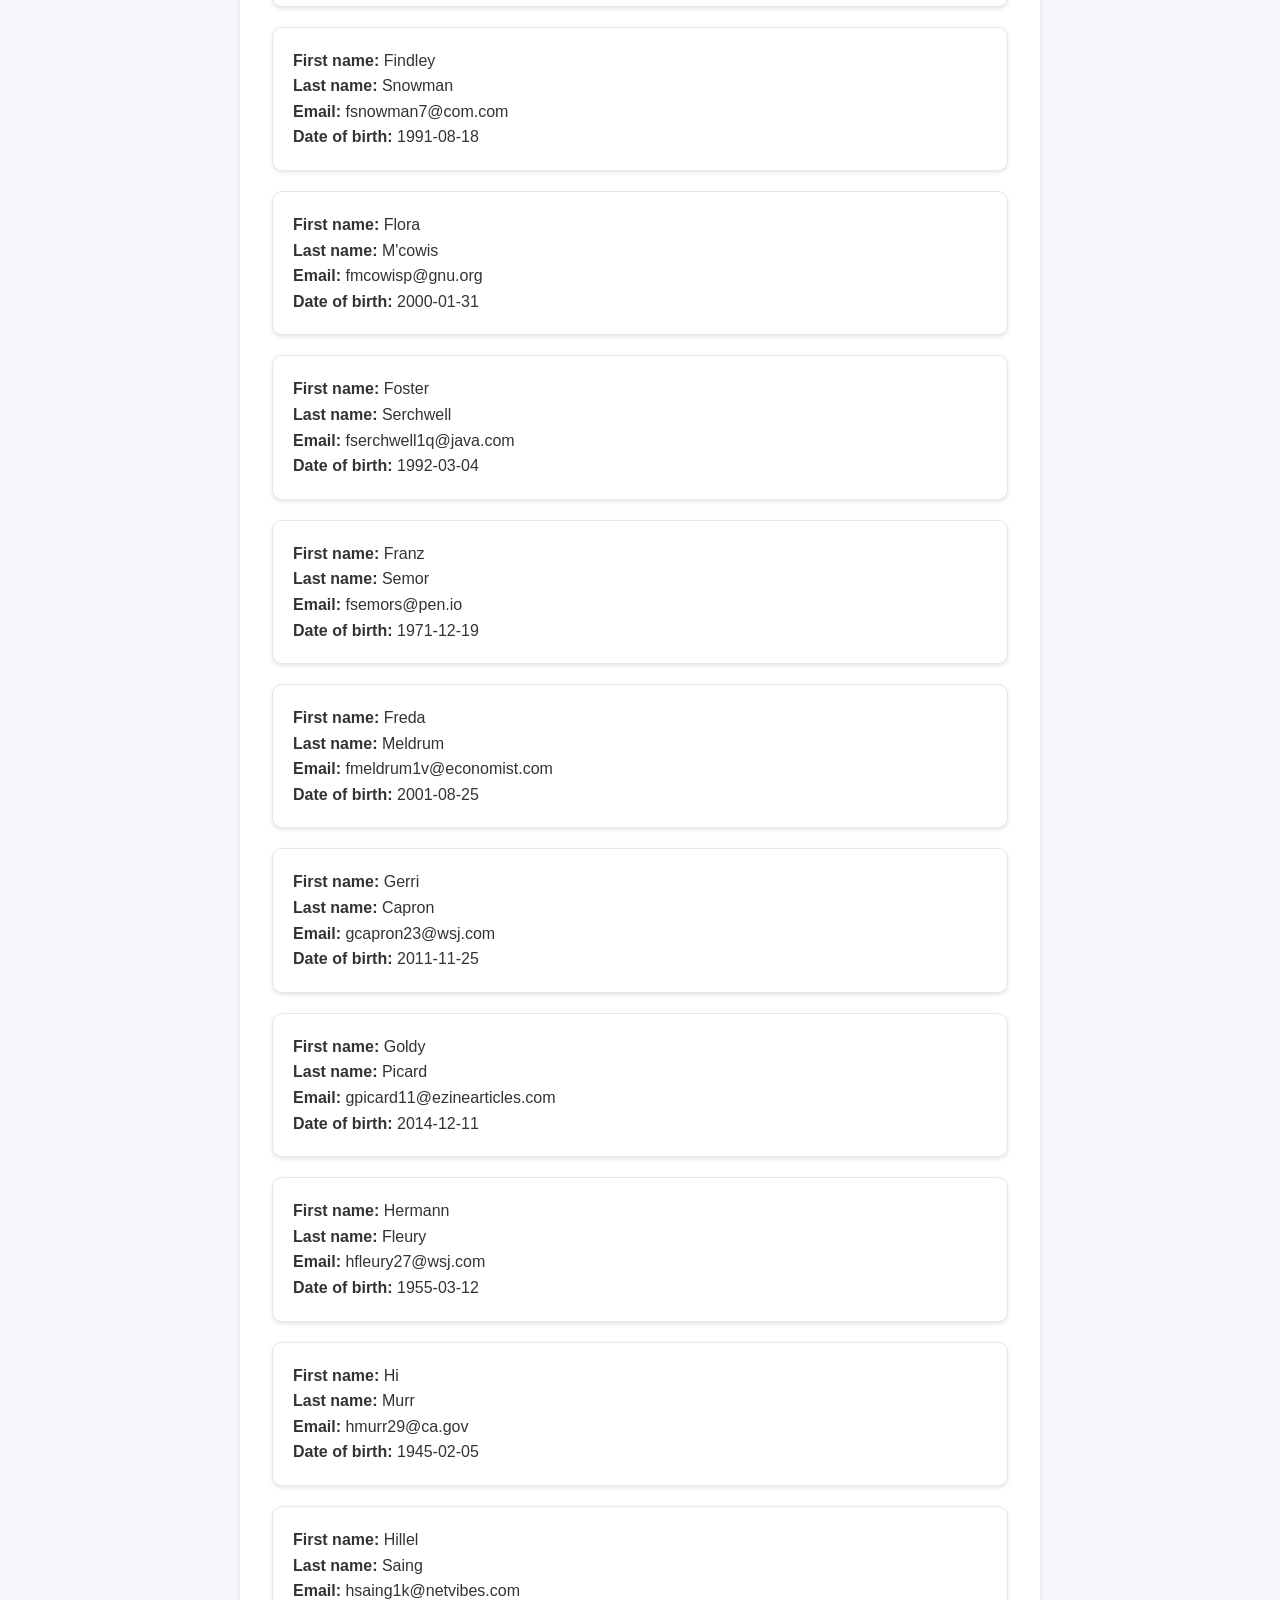
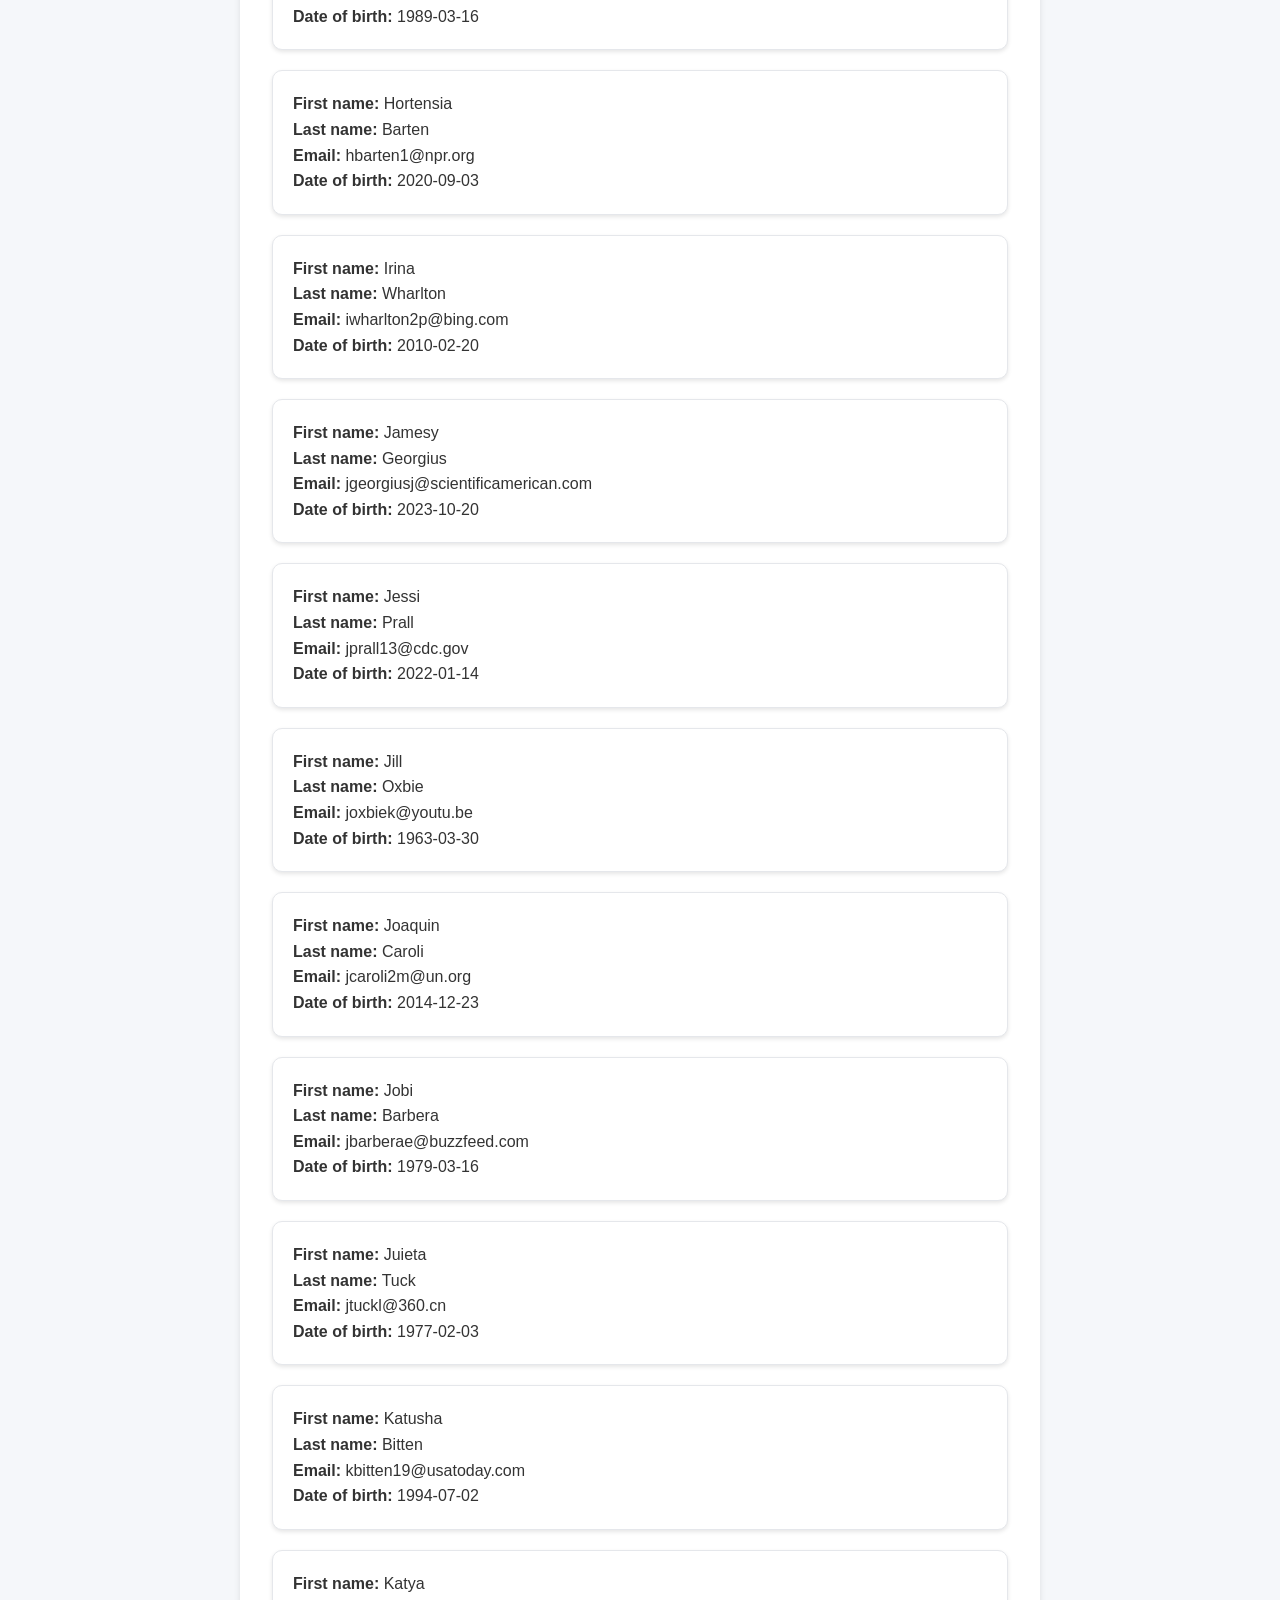
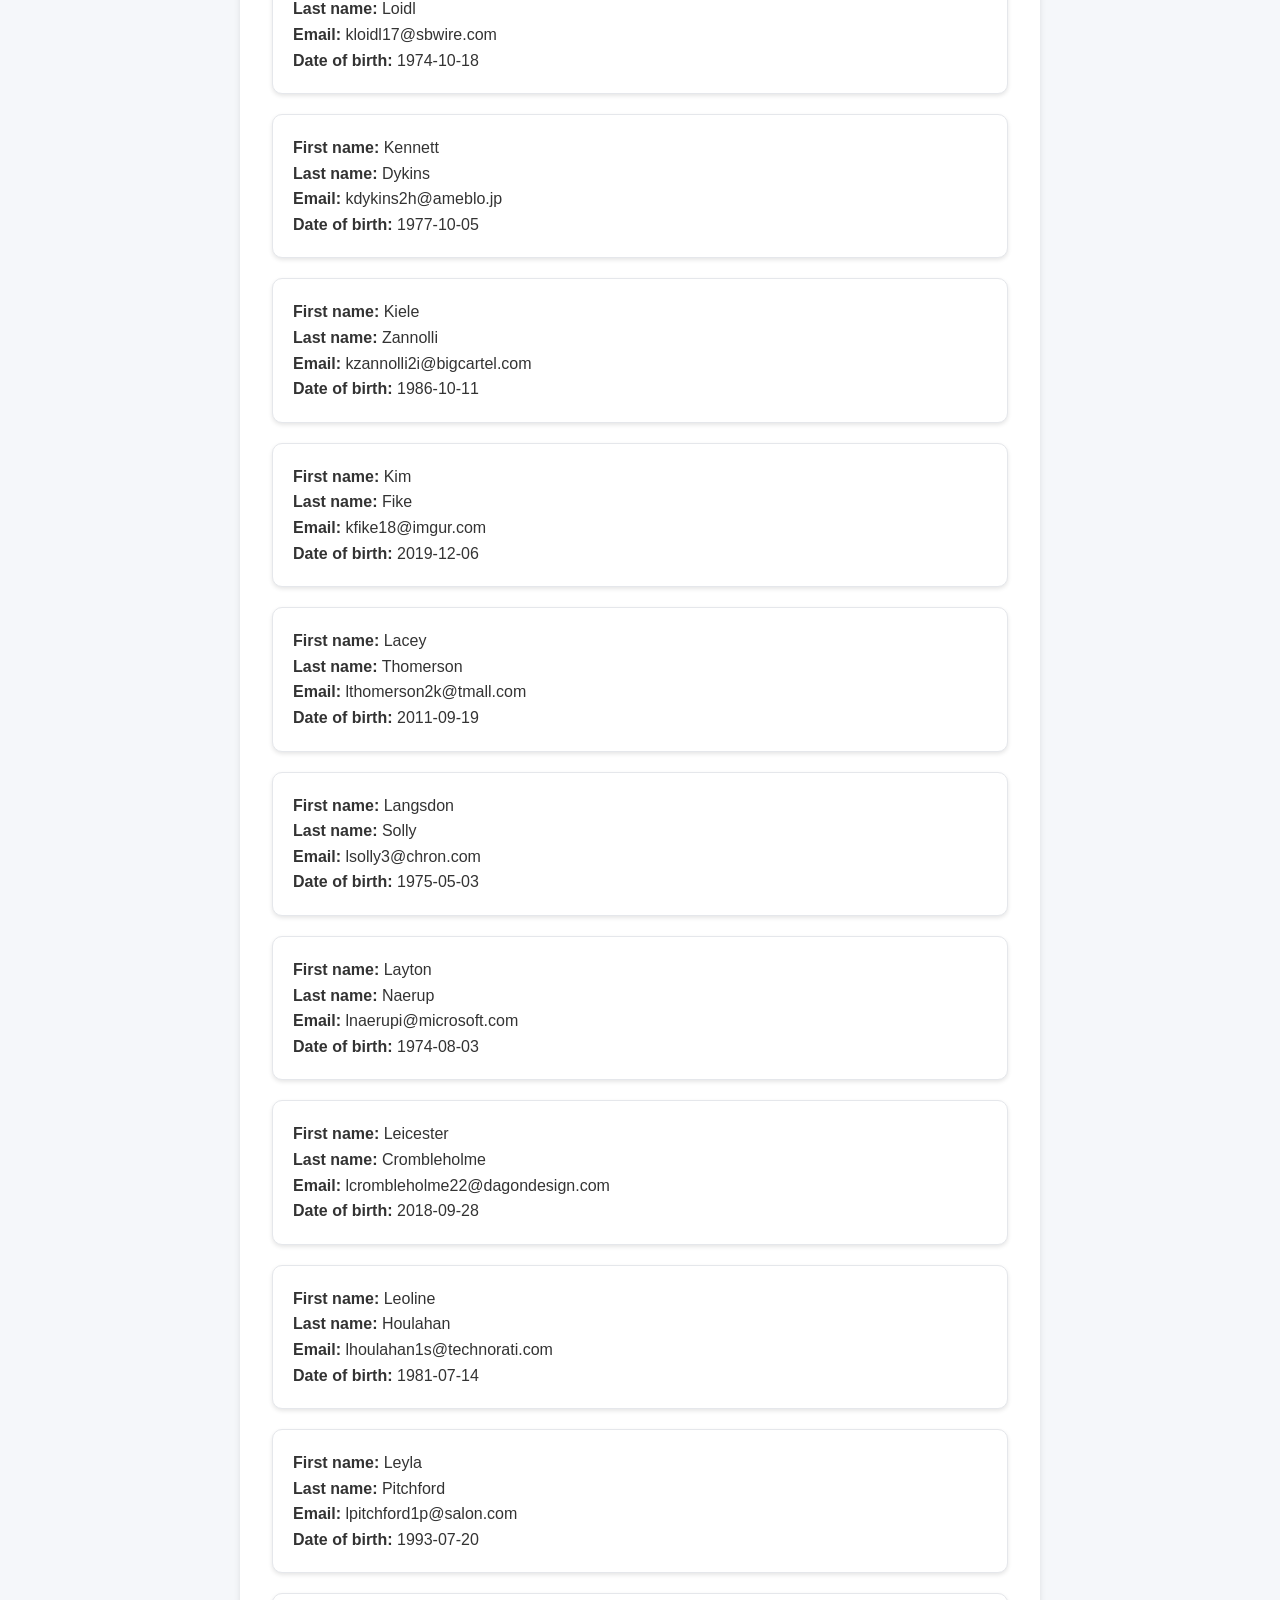
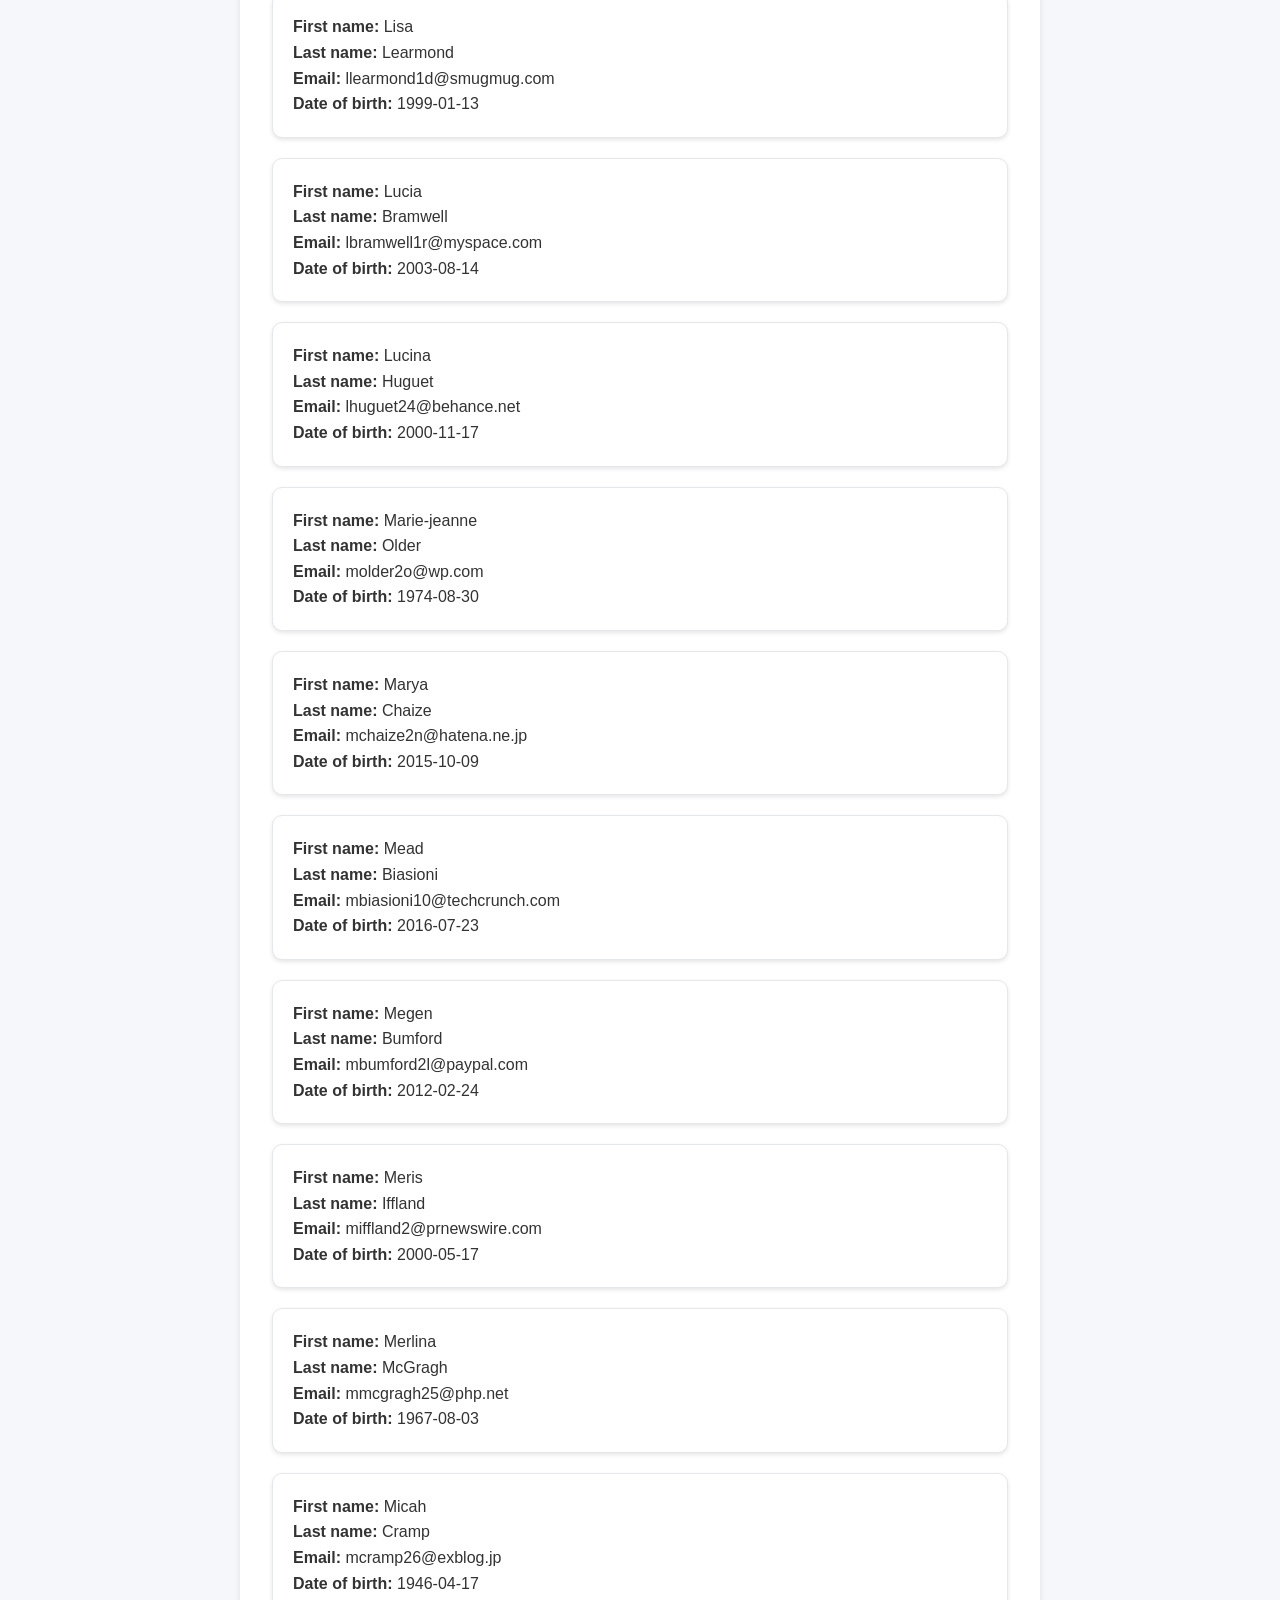
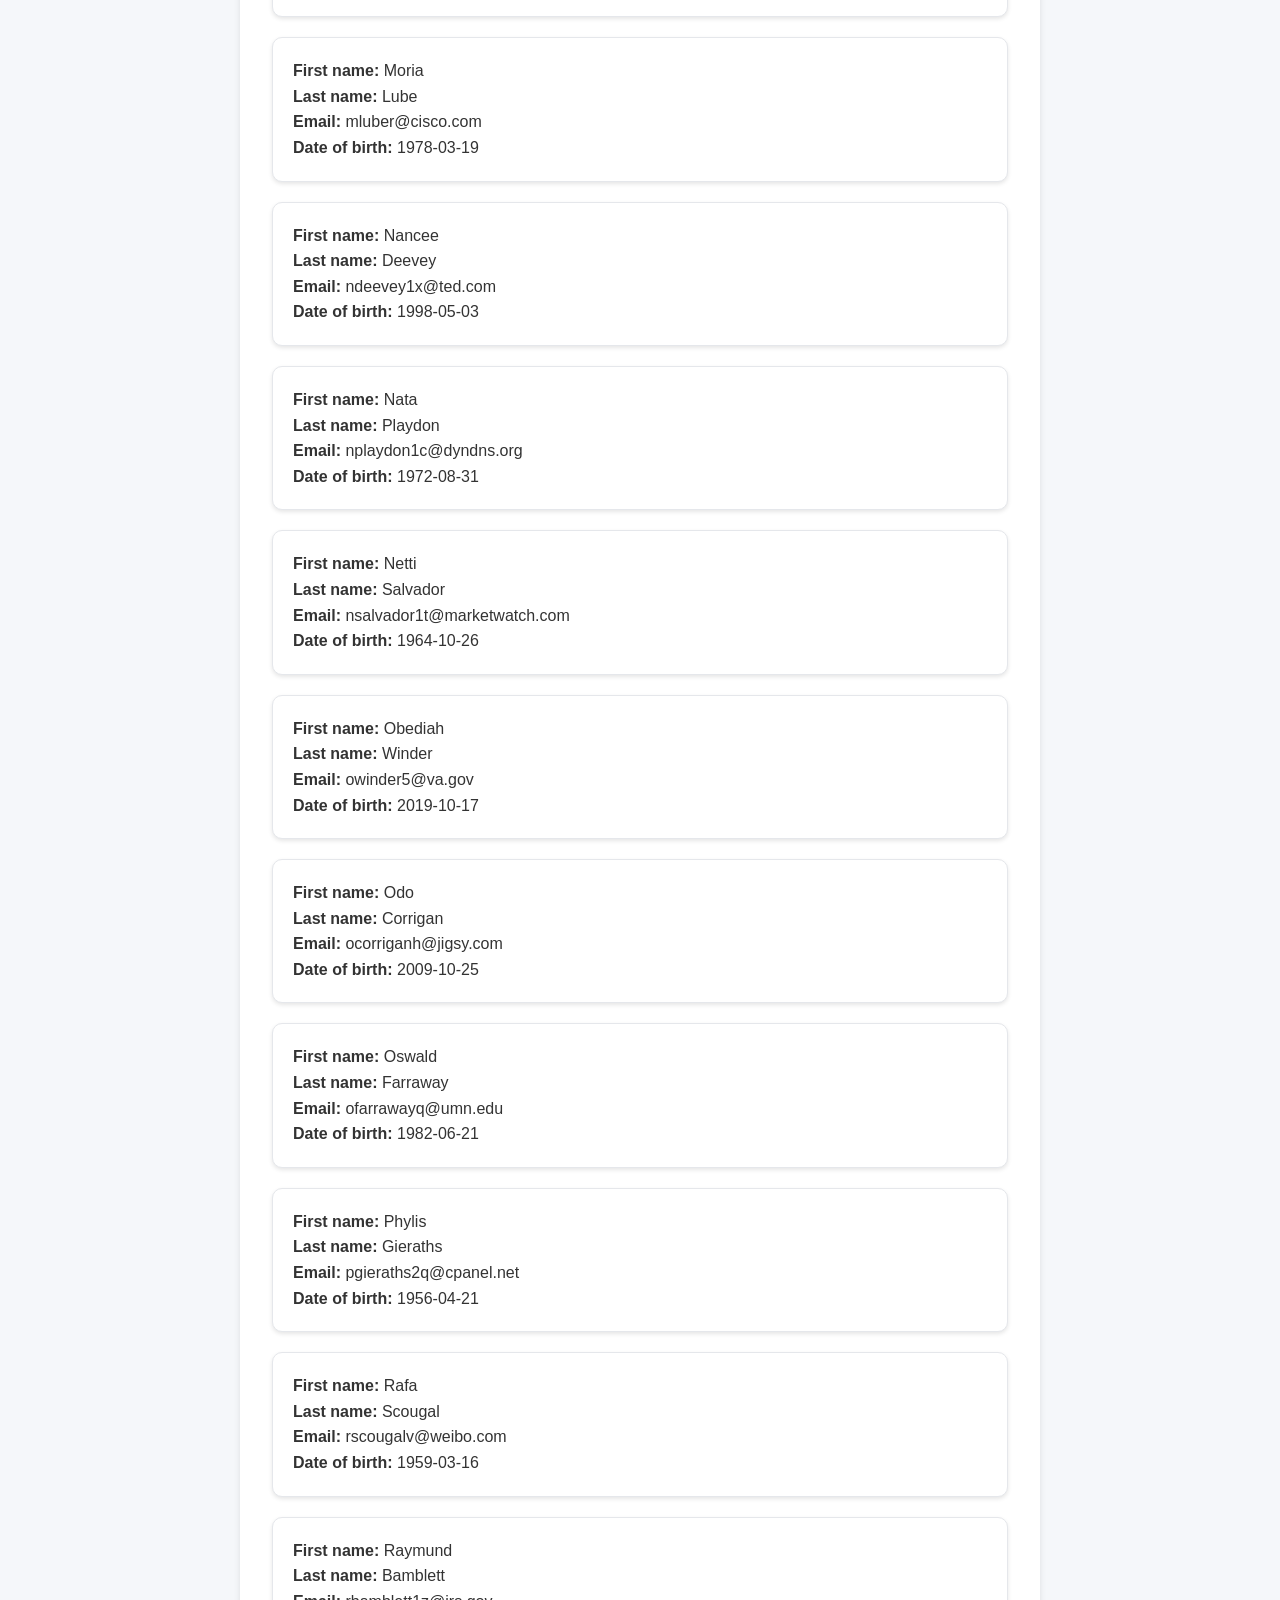
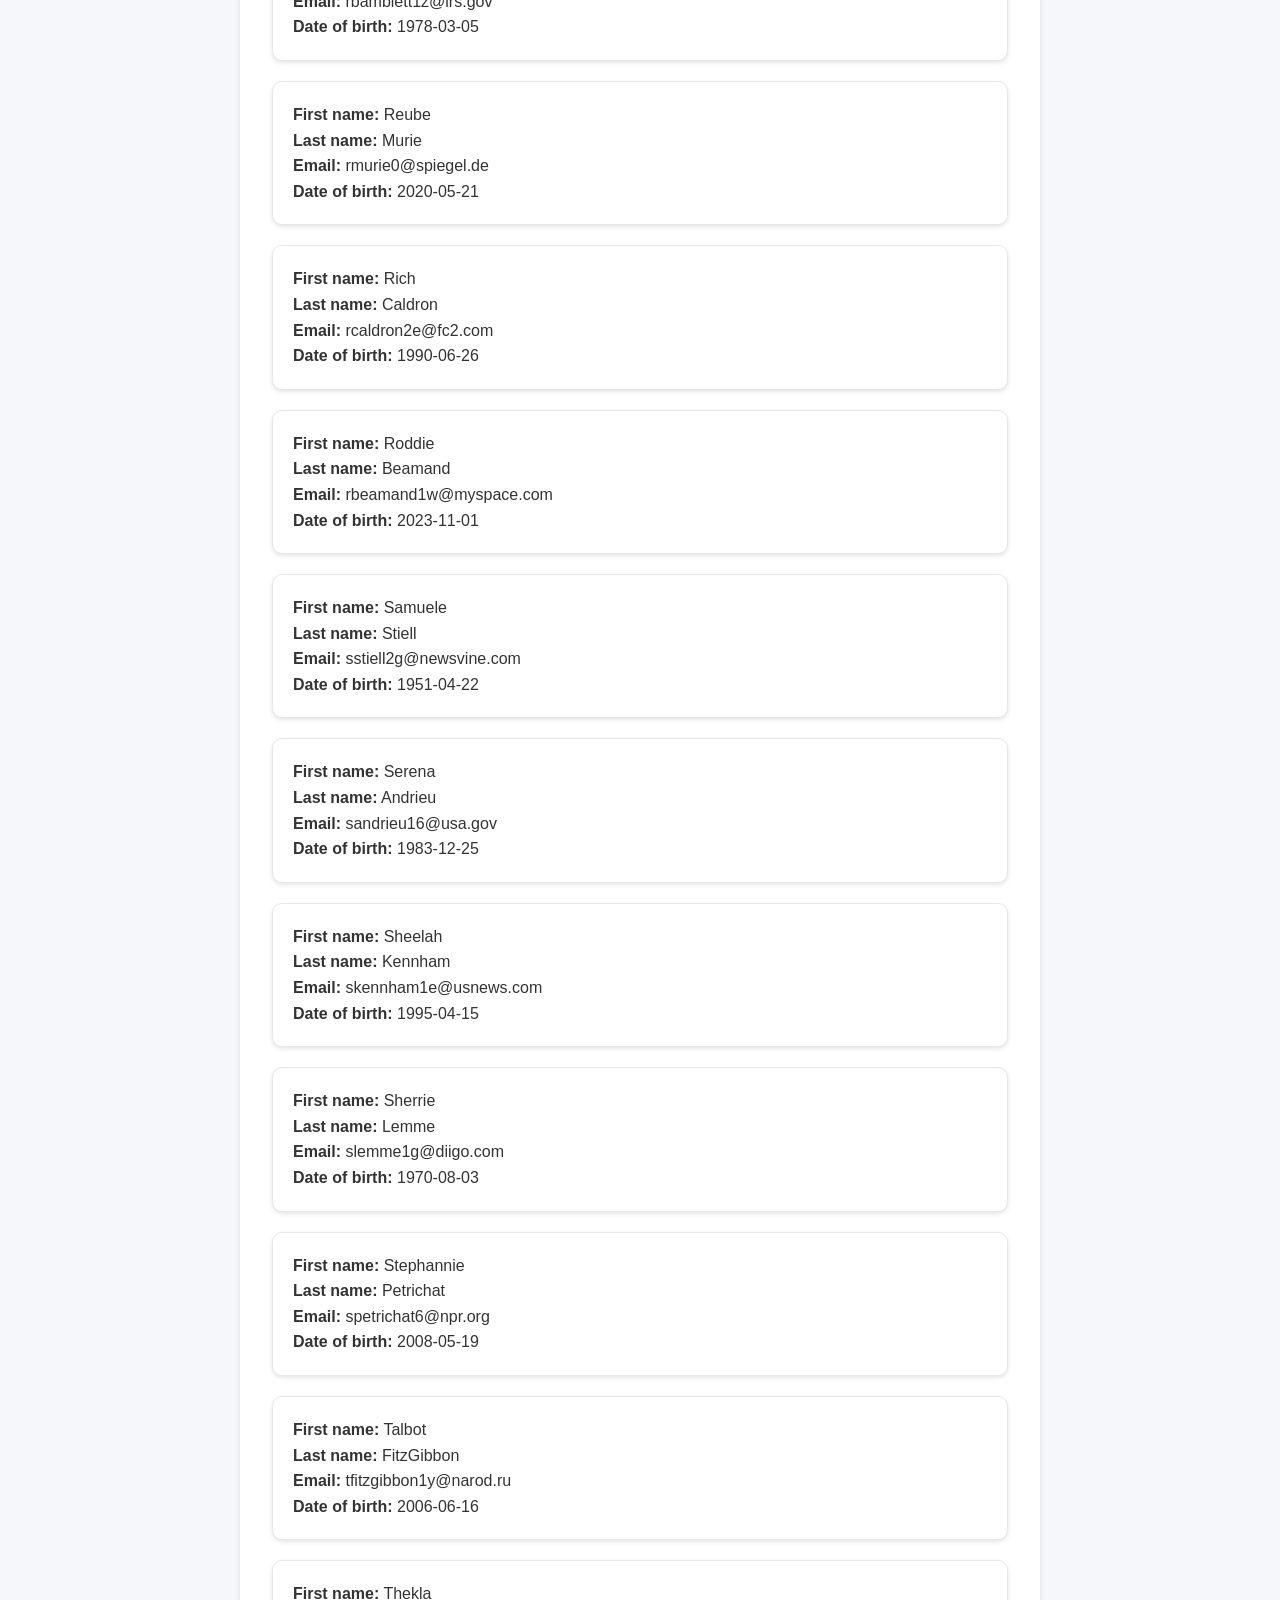
<file: firstname-filter.html>
<!DOCTYPE html>
<html lang="en">
<head>
  <meta charset="UTF-8">
  <meta name="viewport" content="width=device-width, initial-scale=1.0">
  <title>Document</title>
  <link rel="stylesheet" href="style.css">
</head>

<body>

  <header class="main-header">
    <a href="index.html" class="back-link">← Tillbaka till Hub</a>
    <h1>Sök på Förnamn</h1>
    <p class="subtitle">Filtrera personer baserat på förnamn</p>
  </header>

  <div class="content-container">
    <input class="search-field" type="text" placeholder="Search by first name">
    <article class="people"></article>
  </div>

  <!-- Add your script last in body -->
  <script type="module" src="firstname-filter.js"></script>

</html>
</file>
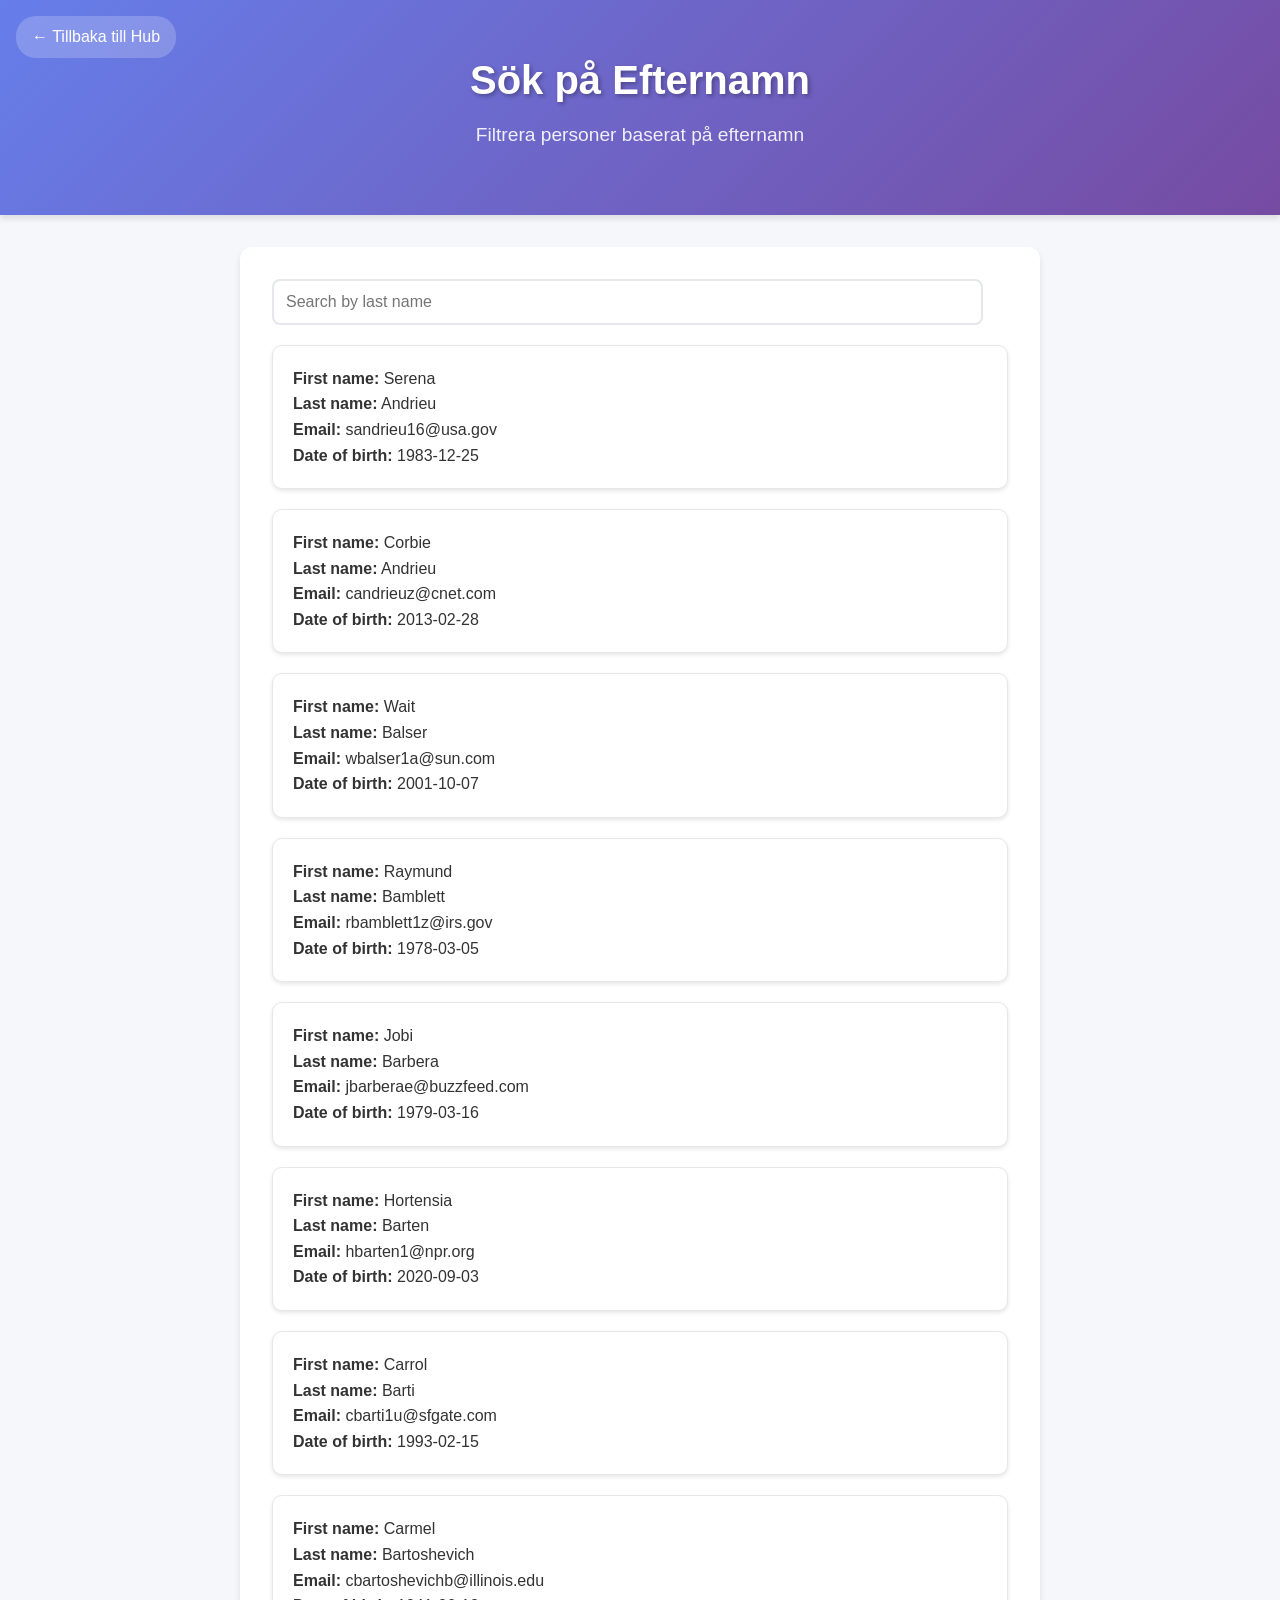
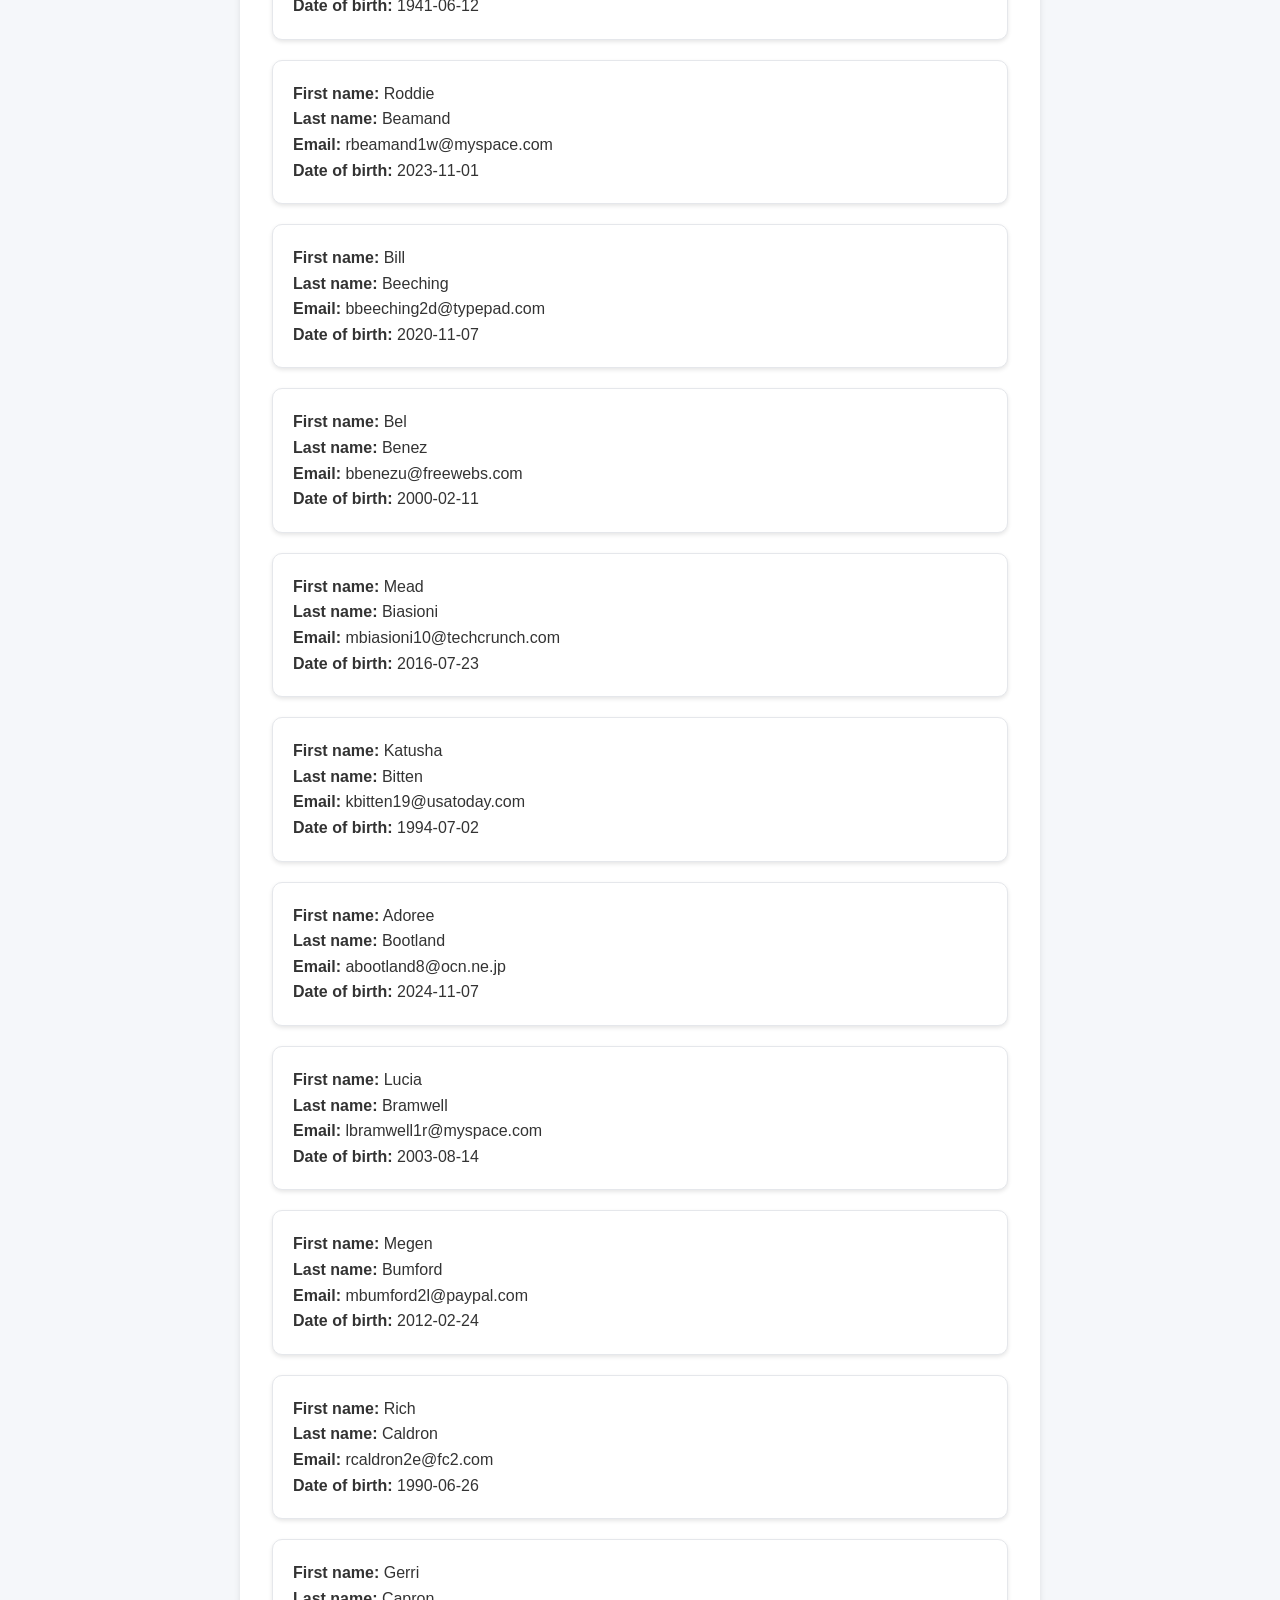
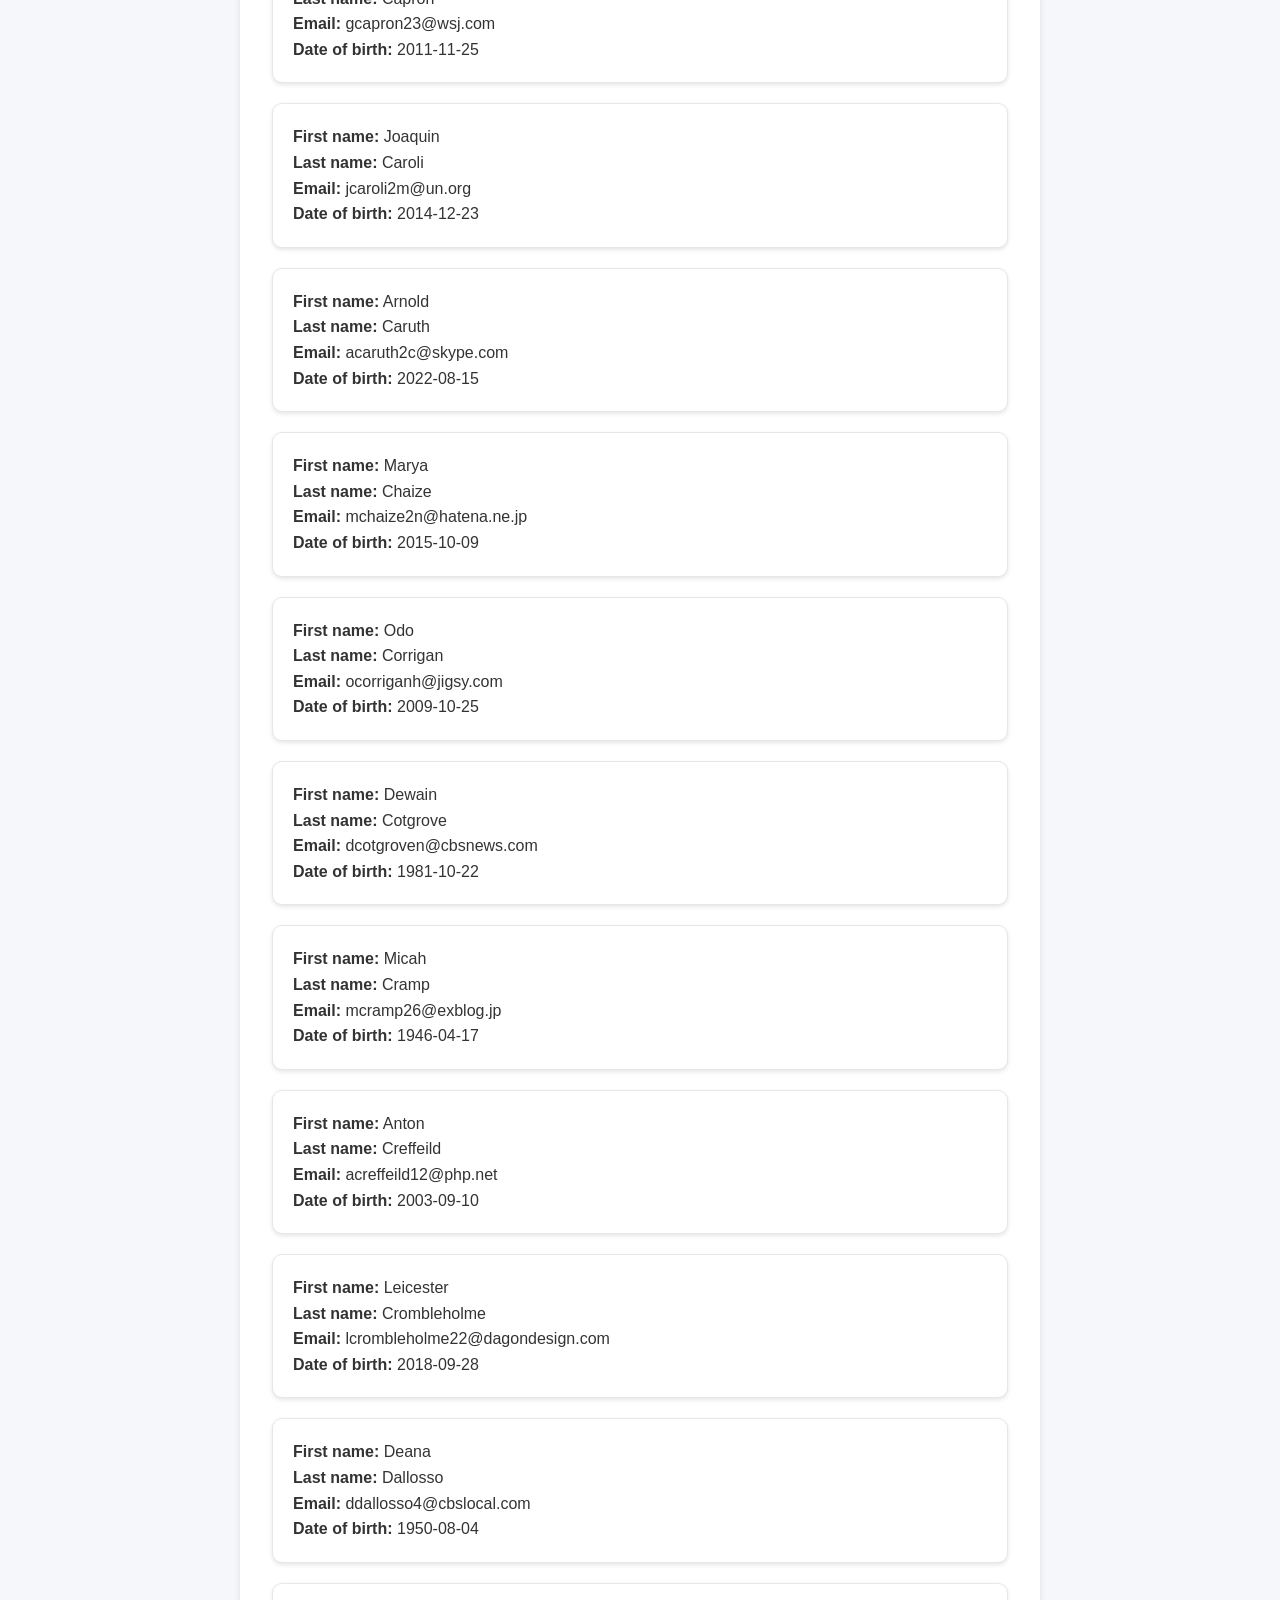
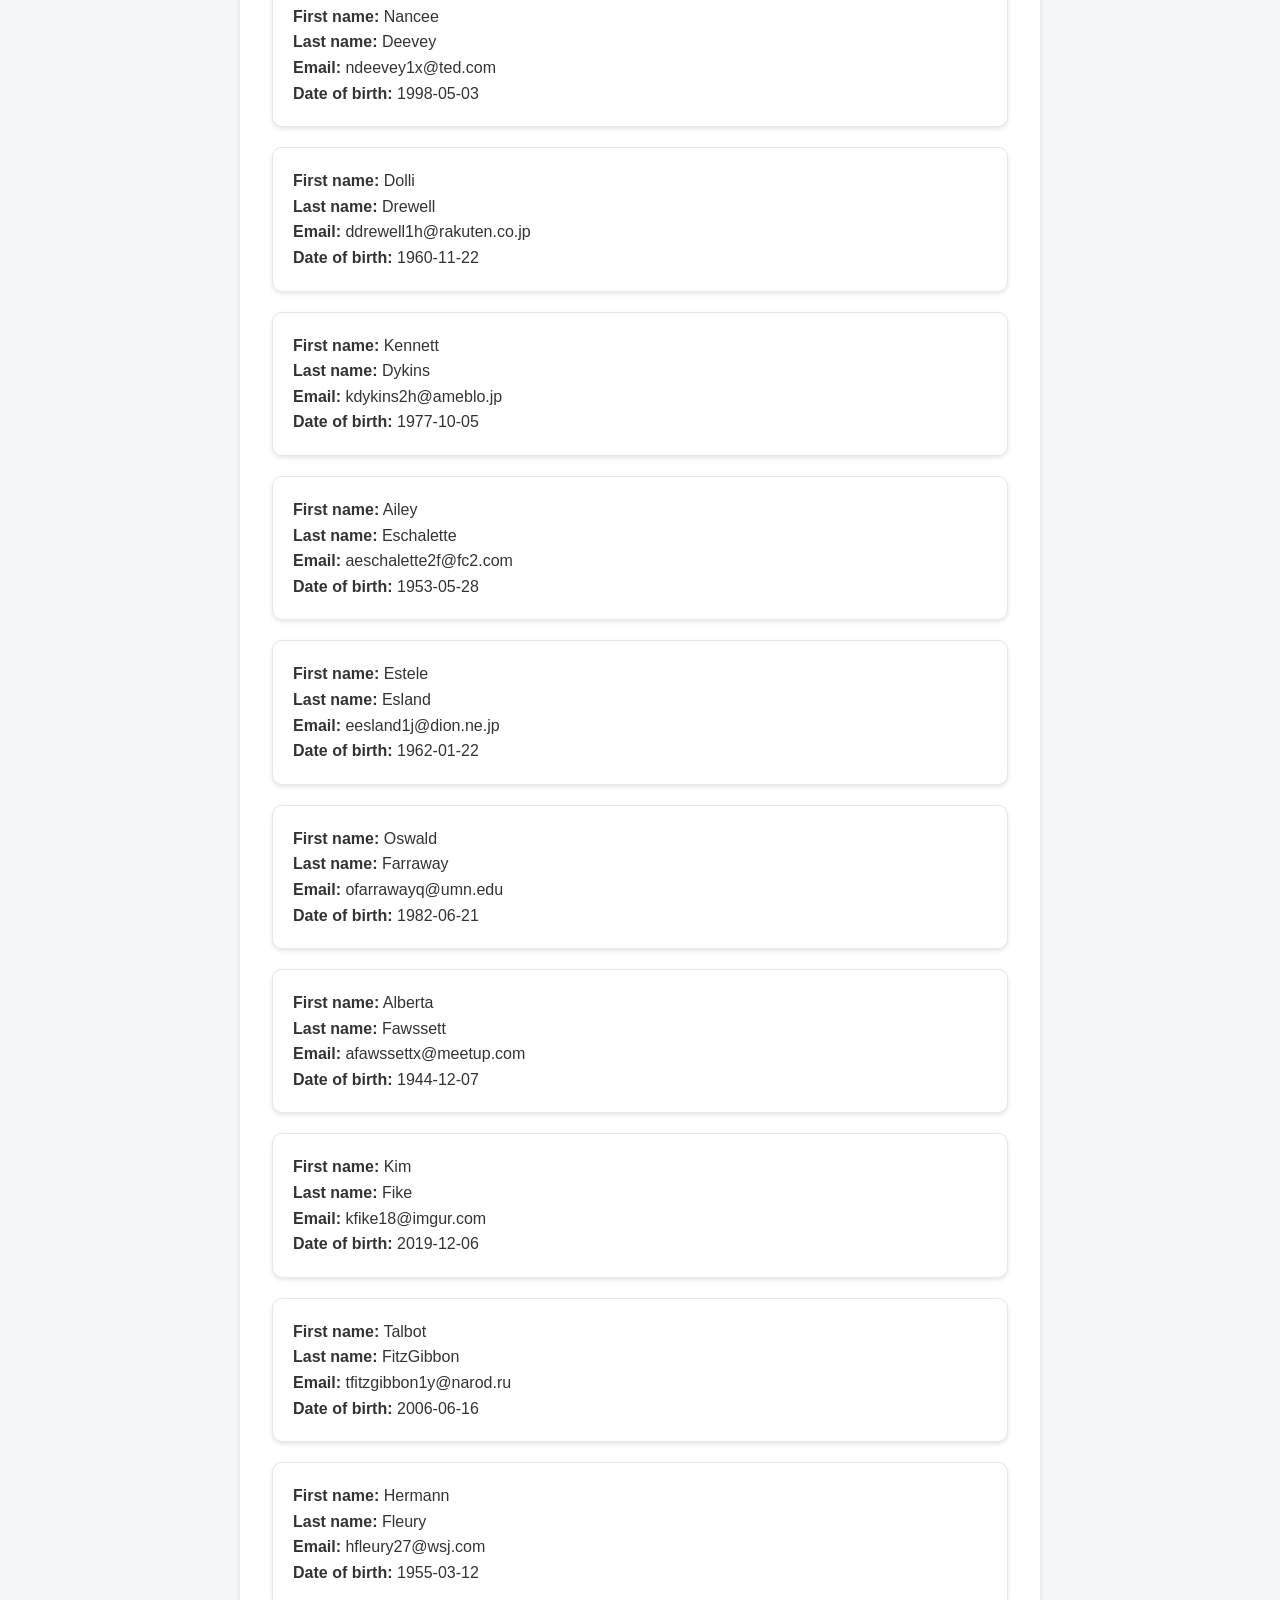
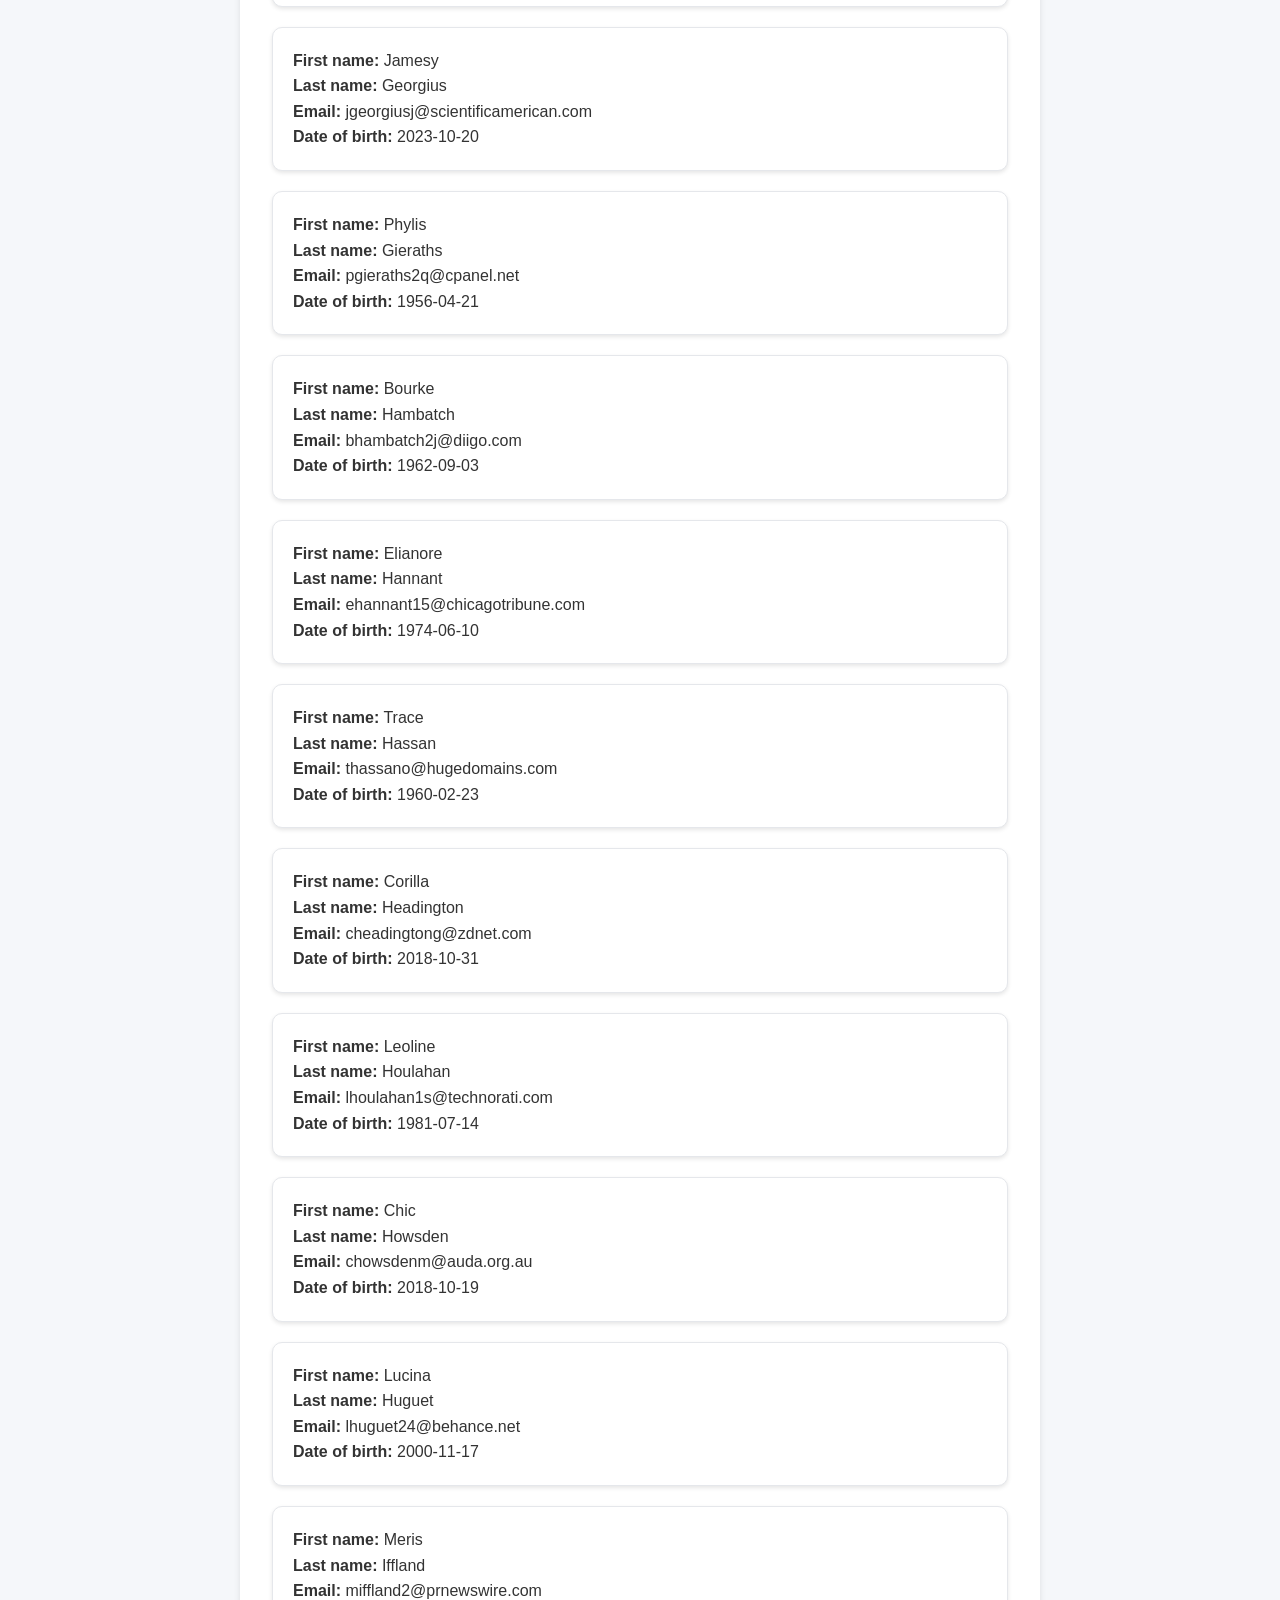
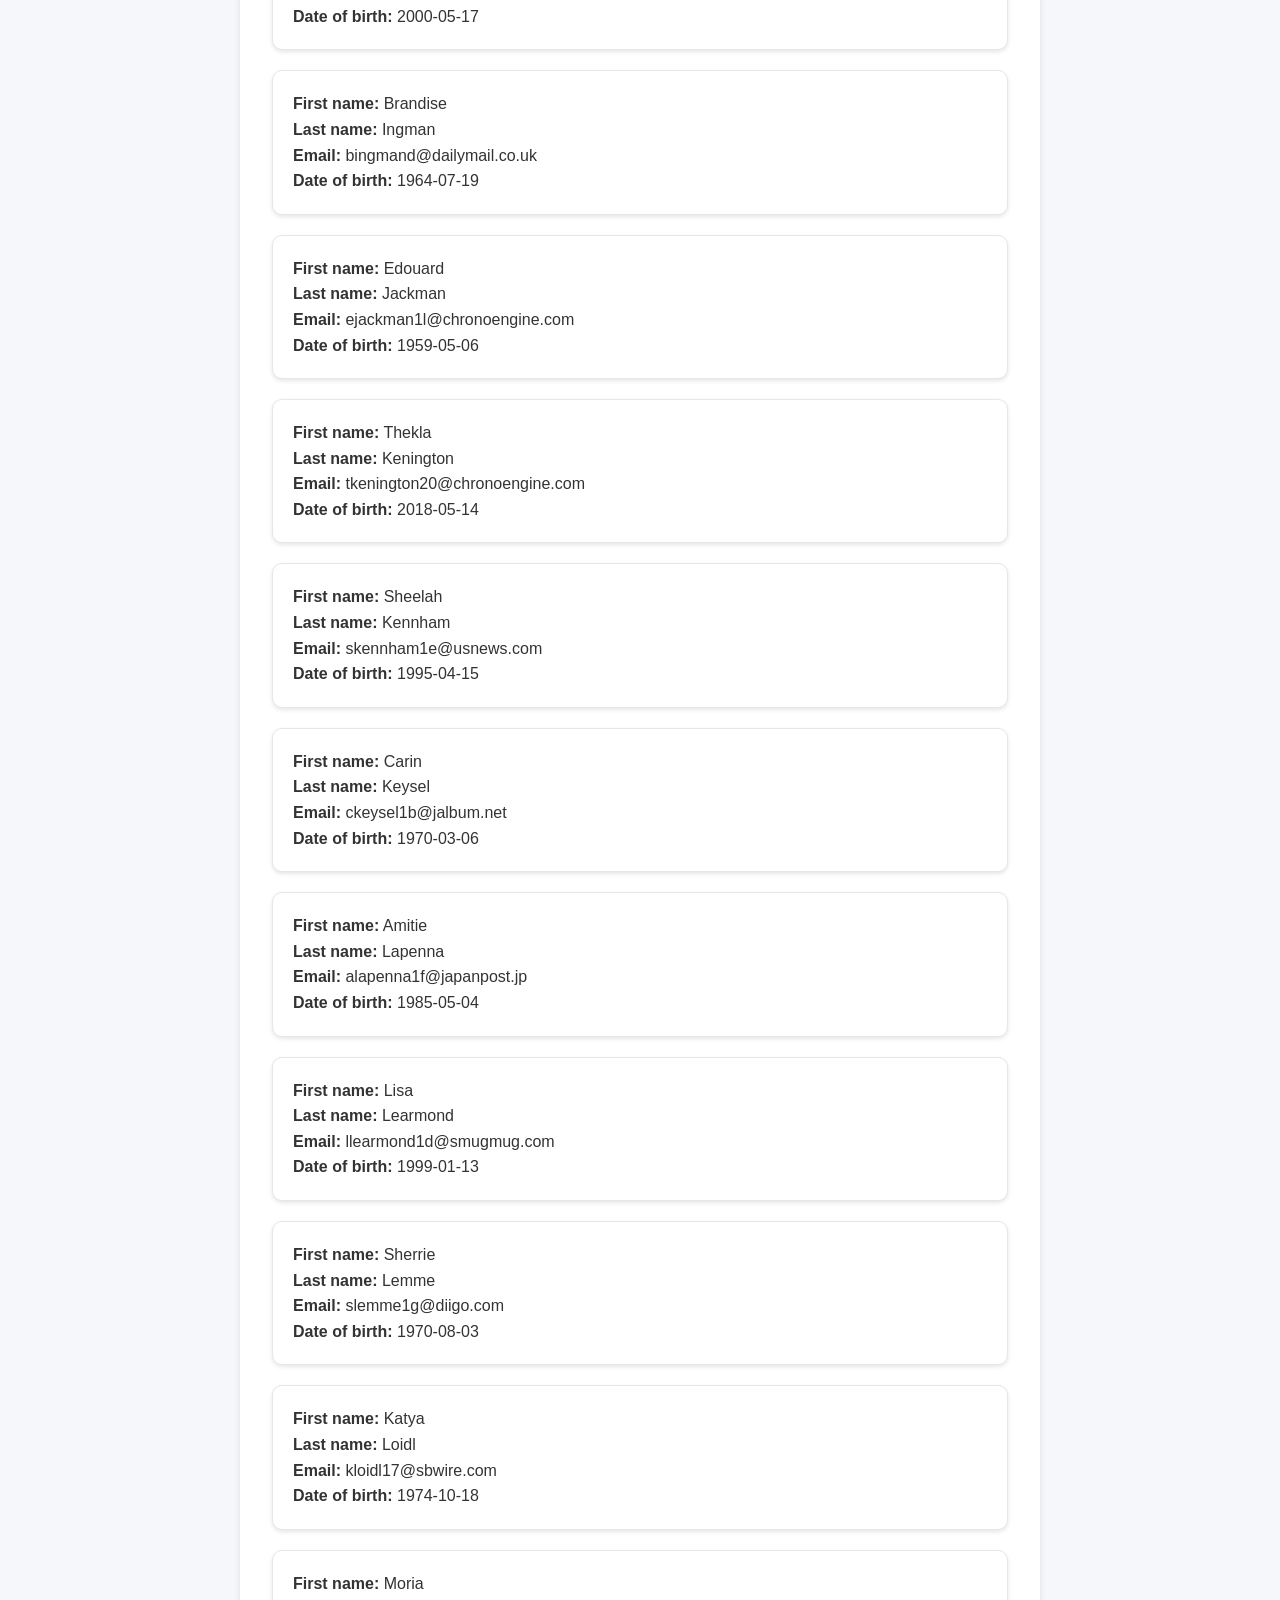
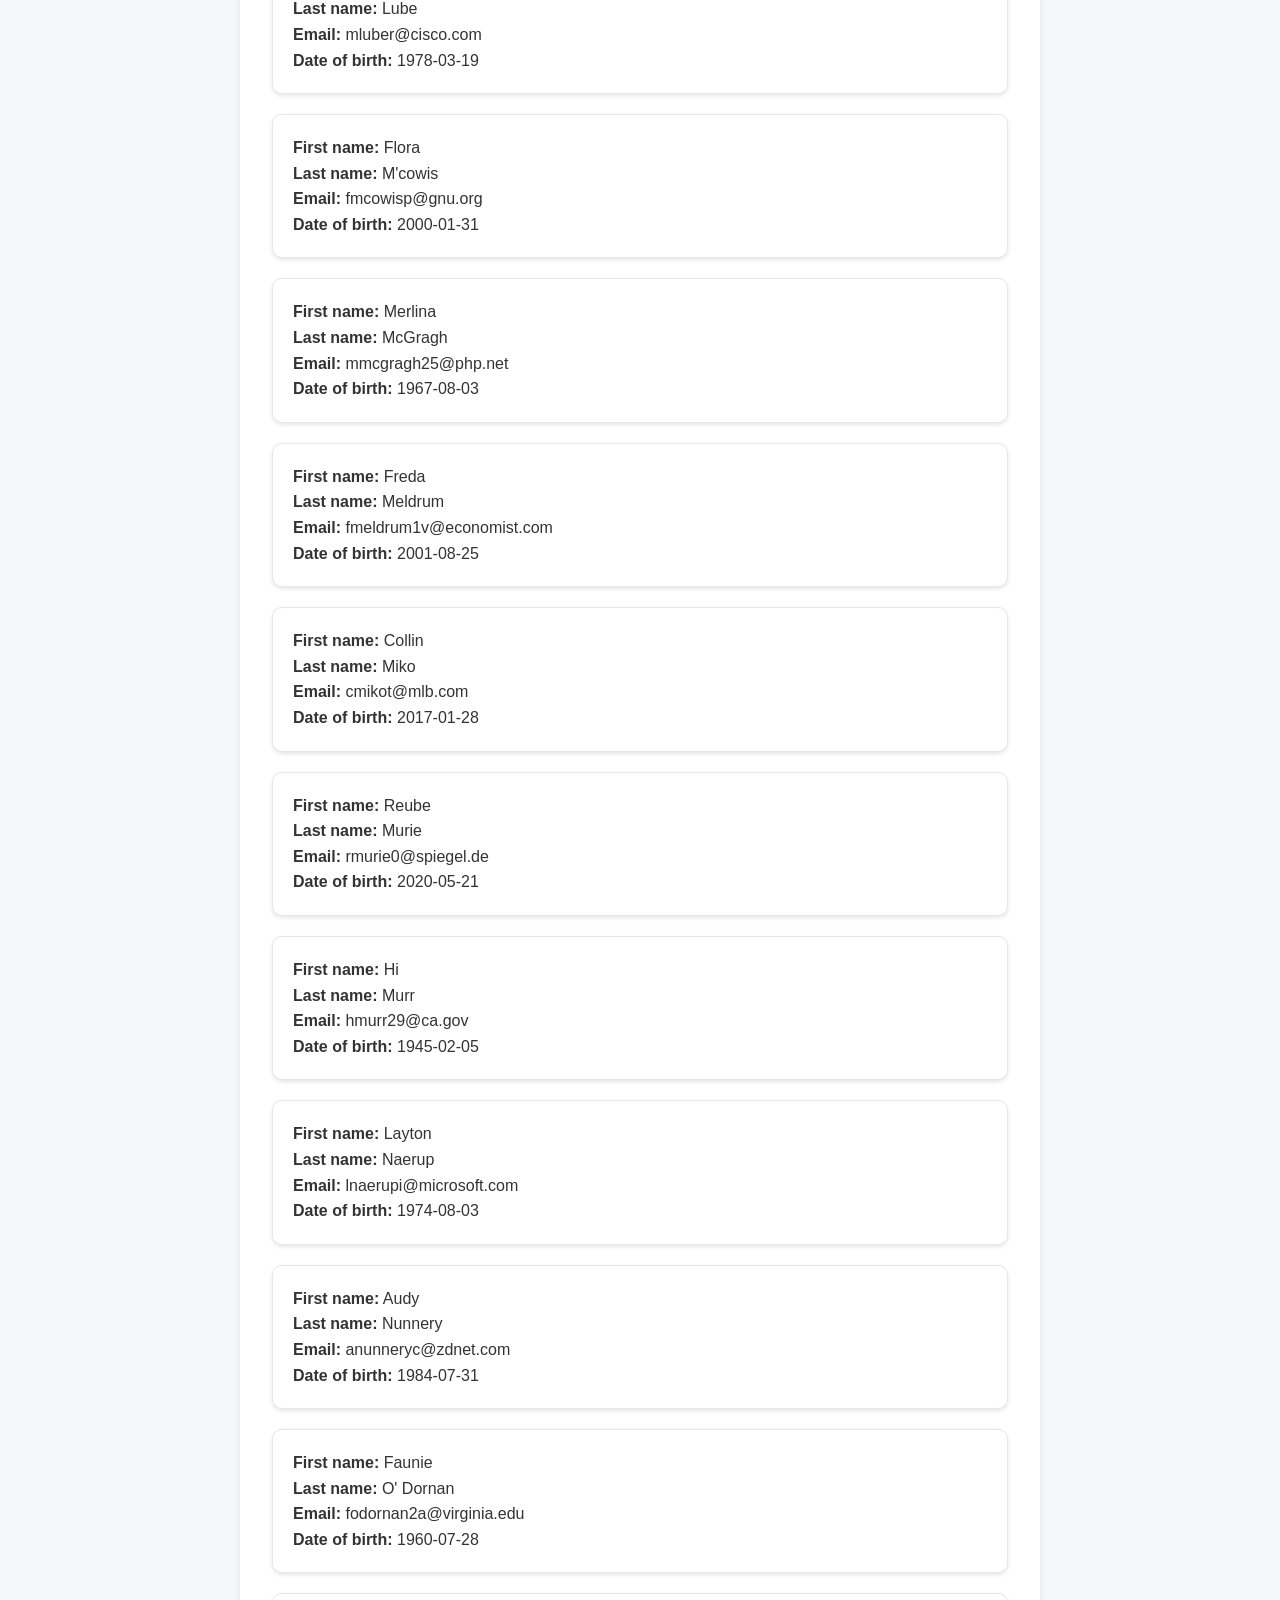
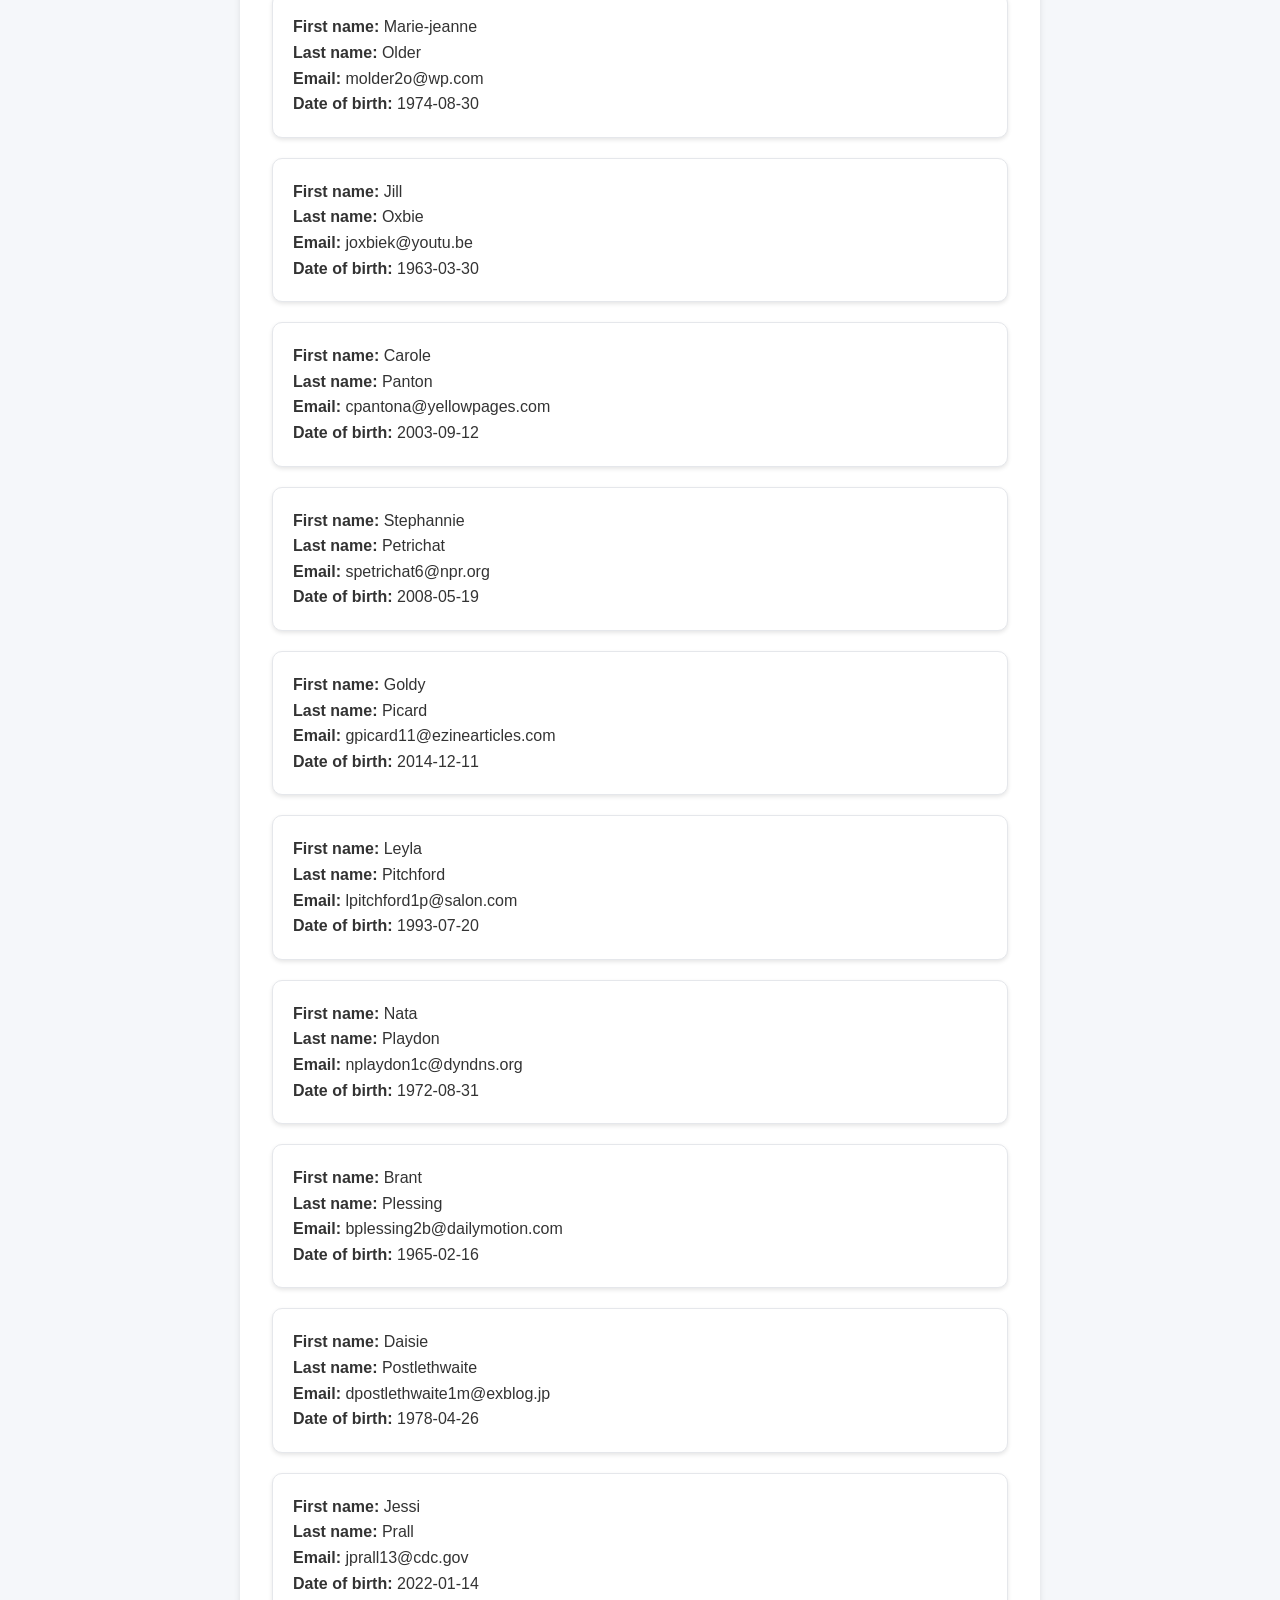
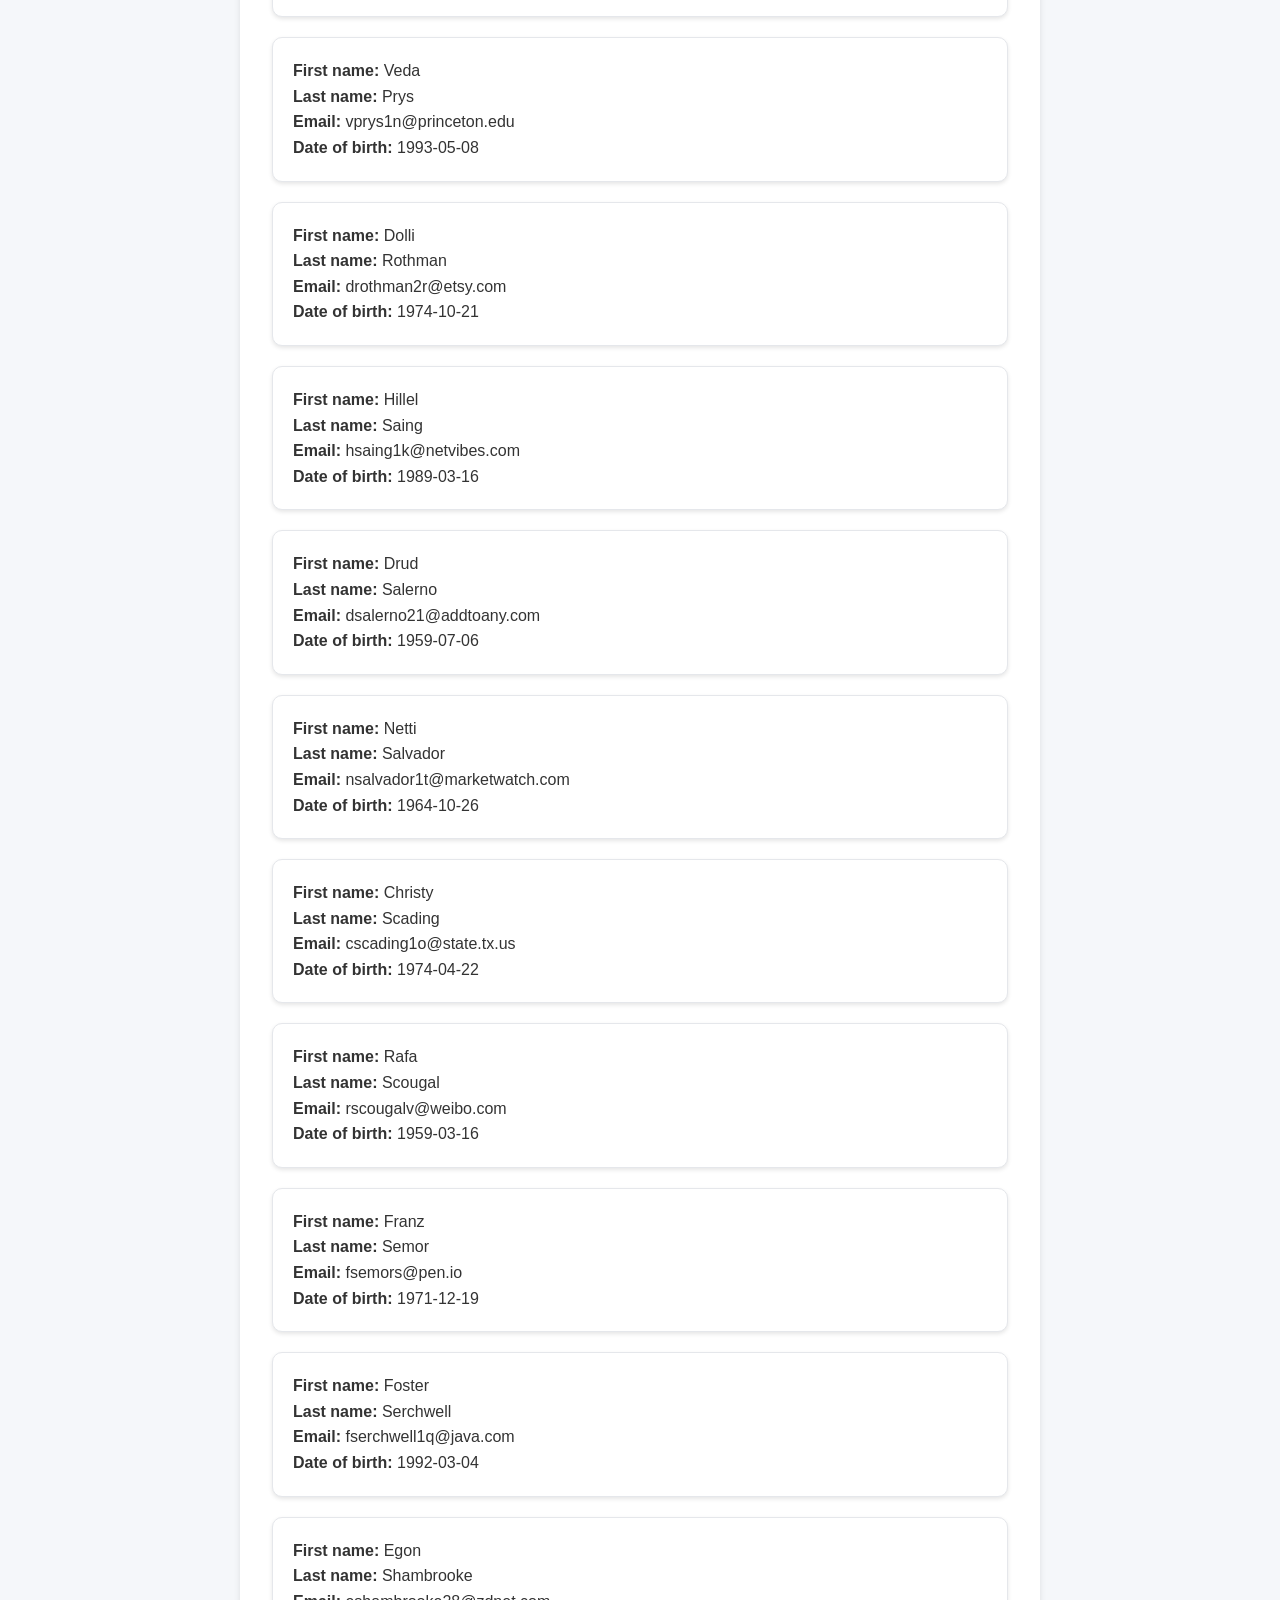
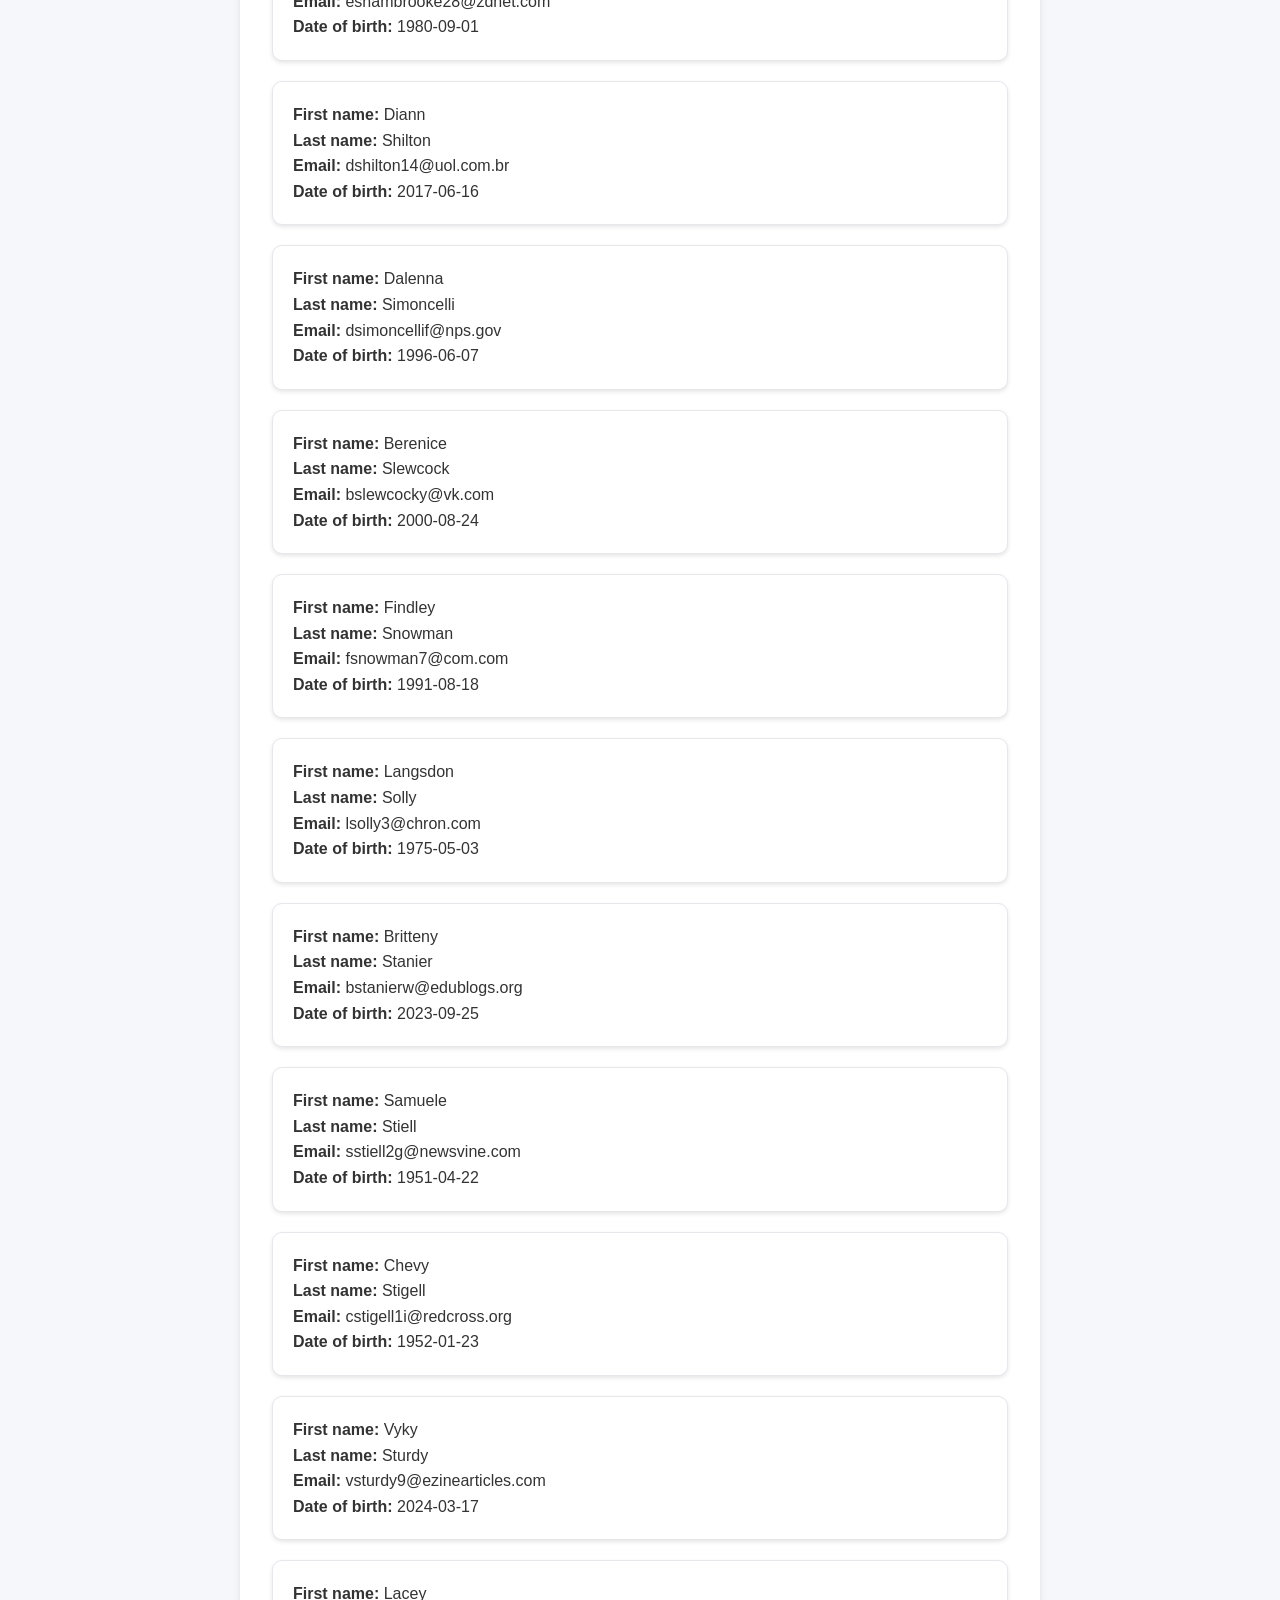
<file: lastname-filter.html>
<!DOCTYPE html>
<html lang="en">
<head>
  <meta charset="UTF-8">
  <meta name="viewport" content="width=device-width, initial-scale=1.0">
  <title>Document</title>
  <link rel="stylesheet" href="style.css">
</head>

<body>
  
  <header class="main-header">
    <a href="index.html" class="back-link">← Tillbaka till Hub</a>
    <h1>Sök på Efternamn</h1>
    <p class="subtitle">Filtrera personer baserat på efternamn</p>
  </header>

  <div class="content-container">
    <input class="search-field" type="text" placeholder="Search by last name">
    <article class="people"></article>
  </div>
  
  <!-- Add your script last in body -->
  <script type="module" src="lastname-filter.js"></script>
</body>
</html>
</file>
<file: style.css>
/* ==========================================================================
   GRUND STYLING OCH RESET
   ========================================================================== */

* {
  margin: 0;
  padding: 0;
  box-sizing: border-box;
}

body {
  font-family: 'Segoe UI', Tahoma, Geneva, Verdana, sans-serif;
  line-height: 1.6;
  color: #333;
  background-color: #f5f7fa;
}

/* ==========================================================================
   HUB-SIDA STYLING
   ========================================================================== */

.main-header {
  background: linear-gradient(135deg, #667eea 0%, #764ba2 100%);
  color: white;
  text-align: center;
  padding: 3rem 2rem;
  box-shadow: 0 4px 6px rgba(0, 0, 0, 0.1);
}

.main-header h1 {
  font-size: 2.5rem;
  font-weight: 700;
  margin-bottom: 0.5rem;
  text-shadow: 2px 2px 4px rgba(0, 0, 0, 0.3);
}

.subtitle {
  font-size: 1.2rem;
  margin-bottom: 1rem;
  opacity: 0.9;
}

.team-info {
  font-size: 1rem;
  opacity: 0.8;
  font-style: italic;
}

.hub-container {
  max-width: 1200px;
  margin: 2rem auto;
  padding: 2rem;
}

.functions-grid {
  display: grid;
  grid-template-columns: repeat(auto-fit, minmax(350px, 1fr));
  gap: 2rem;
}

/* ==========================================================================
   FUNKTIONS-KORT
   ========================================================================== */

.function-card {
  background: white;
  border-radius: 12px;
  box-shadow: 0 4px 6px rgba(0, 0, 0, 0.1);
  padding: 1.5rem;
  transition: transform 0.3s ease, box-shadow 0.3s ease;
  border-left: 4px solid #ddd;

}

.function-card:hover {
  transform: translateY(-2px);
  box-shadow: 0 8px 15px rgba(0, 0, 0, 0.15);
}

.function-card.completed {
  border-left-color: #10b981;
  background: linear-gradient(135deg, #f0fdf4 0%, #ffffff 100%);
}

.function-card.todo {
  border-left-color: #f59e0b;
  background: linear-gradient(135deg, #fffbeb 0%, #ffffff 100%);
}

.function-header {
  display: flex;
  justify-content: space-between;
  align-items: center;
  margin-bottom: 1rem;
}

.function-header h3 {
  font-size: 1.3rem;
  color: #1f2937;
  margin: 0;
}

.status-badge {
  padding: 0.3rem 0.8rem;
  border-radius: 20px;
  font-size: 0.8rem;
  font-weight: 600;
}

.status-badge.completed {
  background-color: #d1fae5;
  color: #065f46;
}

.status-badge.todo {
  background-color: #fef3c7;
  color: #92400e;
}

.function-description {
  color: #6b7280;
  margin-bottom: 1rem;
  line-height: 1.5;
}

.developer-info {
  margin-bottom: 1rem;
  padding: 0.5rem;
  background-color: #f9fafb;
  border-radius: 6px;
  font-size: 0.9rem;
  color: #4b5563;
}

.function-actions {
  margin-bottom: 1rem;
}

.tech-notes {
  font-size: 0.8rem;
  color: #6b7280;
  font-style: italic;
  padding-top: 0.5rem;
  border-top: 1px solid #e5e7eb;
}

/* ==========================================================================
   KNAPPAR
   ========================================================================== */

.btn {
  display: inline-block;
  padding: 0.7rem 1.5rem;
  border-radius: 8px;
  text-decoration: none;
  font-weight: 600;
  font-size: 0.9rem;
  transition: all 0.3s ease;
  border: none;
  cursor: pointer;
}

.btn.primary {
  background: linear-gradient(135deg, #667eea 0%, #764ba2 100%);
  color: white;
  box-shadow: 0 2px 4px rgba(102, 126, 234, 0.3);
}

.btn.primary:hover {
  transform: translateY(-1px);
  box-shadow: 0 4px 8px rgba(102, 126, 234, 0.4);
}

.btn.disabled {
  background-color: #e5e7eb;
  color: #9ca3af;
  cursor: not-allowed;
}

/* ==========================================================================
   FOOTER
   ========================================================================== */

.main-footer {
  text-align: center;
  padding: 2rem;
  background-color: #1f2937;
  color: white;
  margin-top: 3rem;
}

.main-footer p {
  margin-bottom: 0.5rem;
}



/* ==========================================================================
   BEFINTLIGA KOMPONENTER (för search-by-firstname och framtida sidor)
   ========================================================================== */

.person {
  padding: 20px;
  border: 1px solid #e5e7eb;
  border-radius: 10px;
  margin-bottom: 20px;
  background: white;
  box-shadow: 0 2px 4px rgba(0, 0, 0, 0.1);
}

.input-header{
  margin-top: 10px;
}

.search-field {
  width: calc(100% - 25px);
  margin-bottom: 20px;
  padding: 12px;
  border: 2px solid #e5e7eb;
  border-radius: 8px;
  font-size: 1rem;
  transition: border-color 0.3s ease;
}

.search-field:focus {
  outline: none;
  border-color: #667eea;
  box-shadow: 0 0 0 3px rgba(102, 126, 234, 0.1);
}

/* ==========================================================================
   GEMENSAM SIDSTYLING (för individuella funktions-sidor)
   ========================================================================== */

.page-header {
  background: linear-gradient(135deg, #667eea 0%, #764ba2 100%);
  color: white;
  padding: 2rem;
  text-align: center;
  position: relative;
}

.back-link {
  position: absolute;
  top: 1rem;
  left: 1rem;
  color: white;
  text-decoration: none;
  padding: 0.5rem 1rem;
  border-radius: 20px;
  background: rgba(255, 255, 255, 0.2);
  transition: background 0.3s ease;
}

.back-link:hover {
  background: rgba(255, 255, 255, 0.3);
}

.content-container {
  max-width: 800px;
  margin: 2rem auto;
  padding: 2rem;
  background: white;
  border-radius: 12px;
  box-shadow: 0 4px 6px rgba(0, 0, 0, 0.1);
}

.age-highlight{
  color: #667eea;
  font-weight: bold;
}

/* ==========================================================================
   DYNAMIC SORT styling
   ========================================================================== */

.sort-selection {
  text-align: center;
  margin-bottom: 2rem;
  padding: 1rem;
}

.sort-selection label {
  display: block;
  font-weight: 600;
  margin-bottom: 0.5rem;
  color: #333;
}

.sort-dropdown {
  width: 100%;
  max-width: 350px;
  padding: 12px;
  border: 2px solid #e5e7eb;
  border-radius: 8px;
  font-size: 1rem;
  transition: border-color 0.3s ease;
}

.sort-dropdown:focus {
  outline: none;
  border-color: #667eea;
  box-shadow: 0 0 0 3px rgba(102, 126, 234, 0.1);
}

.search-container {
  margin-bottom: 1.5rem;
}
</file>
